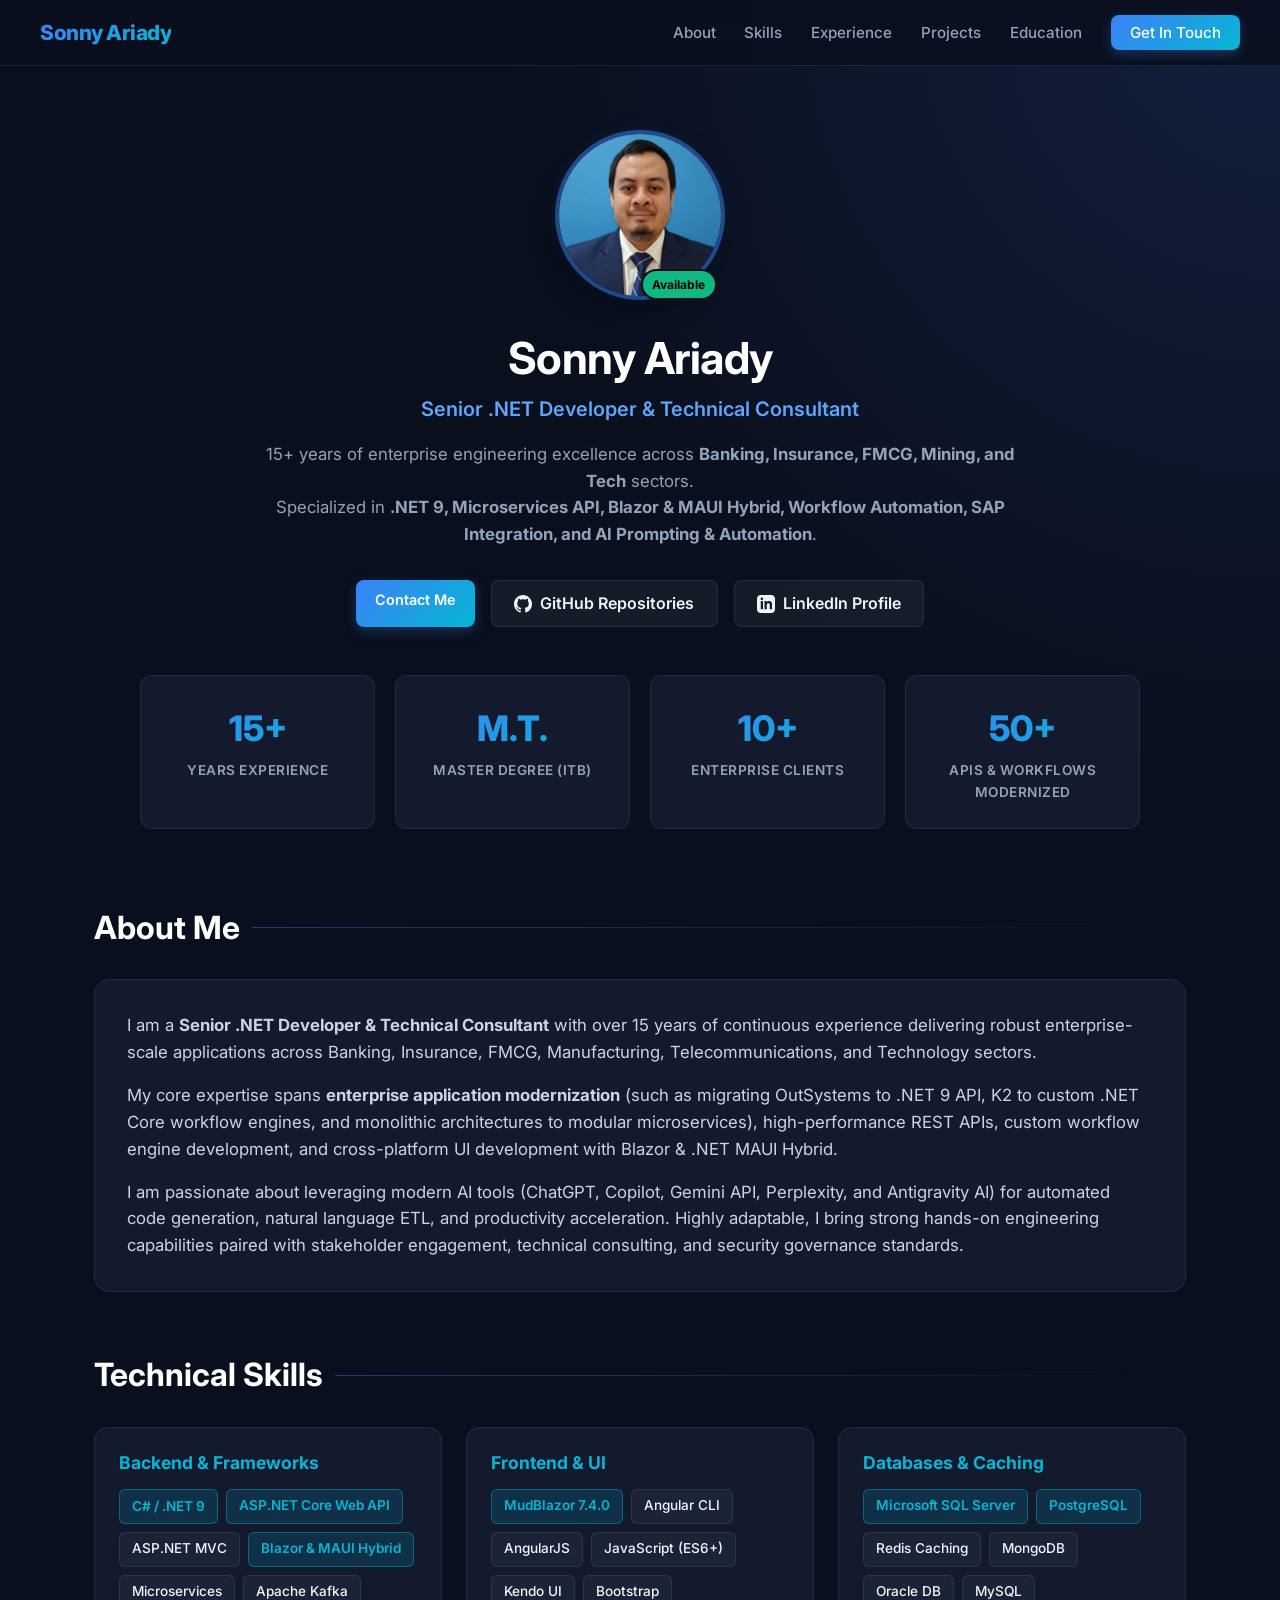
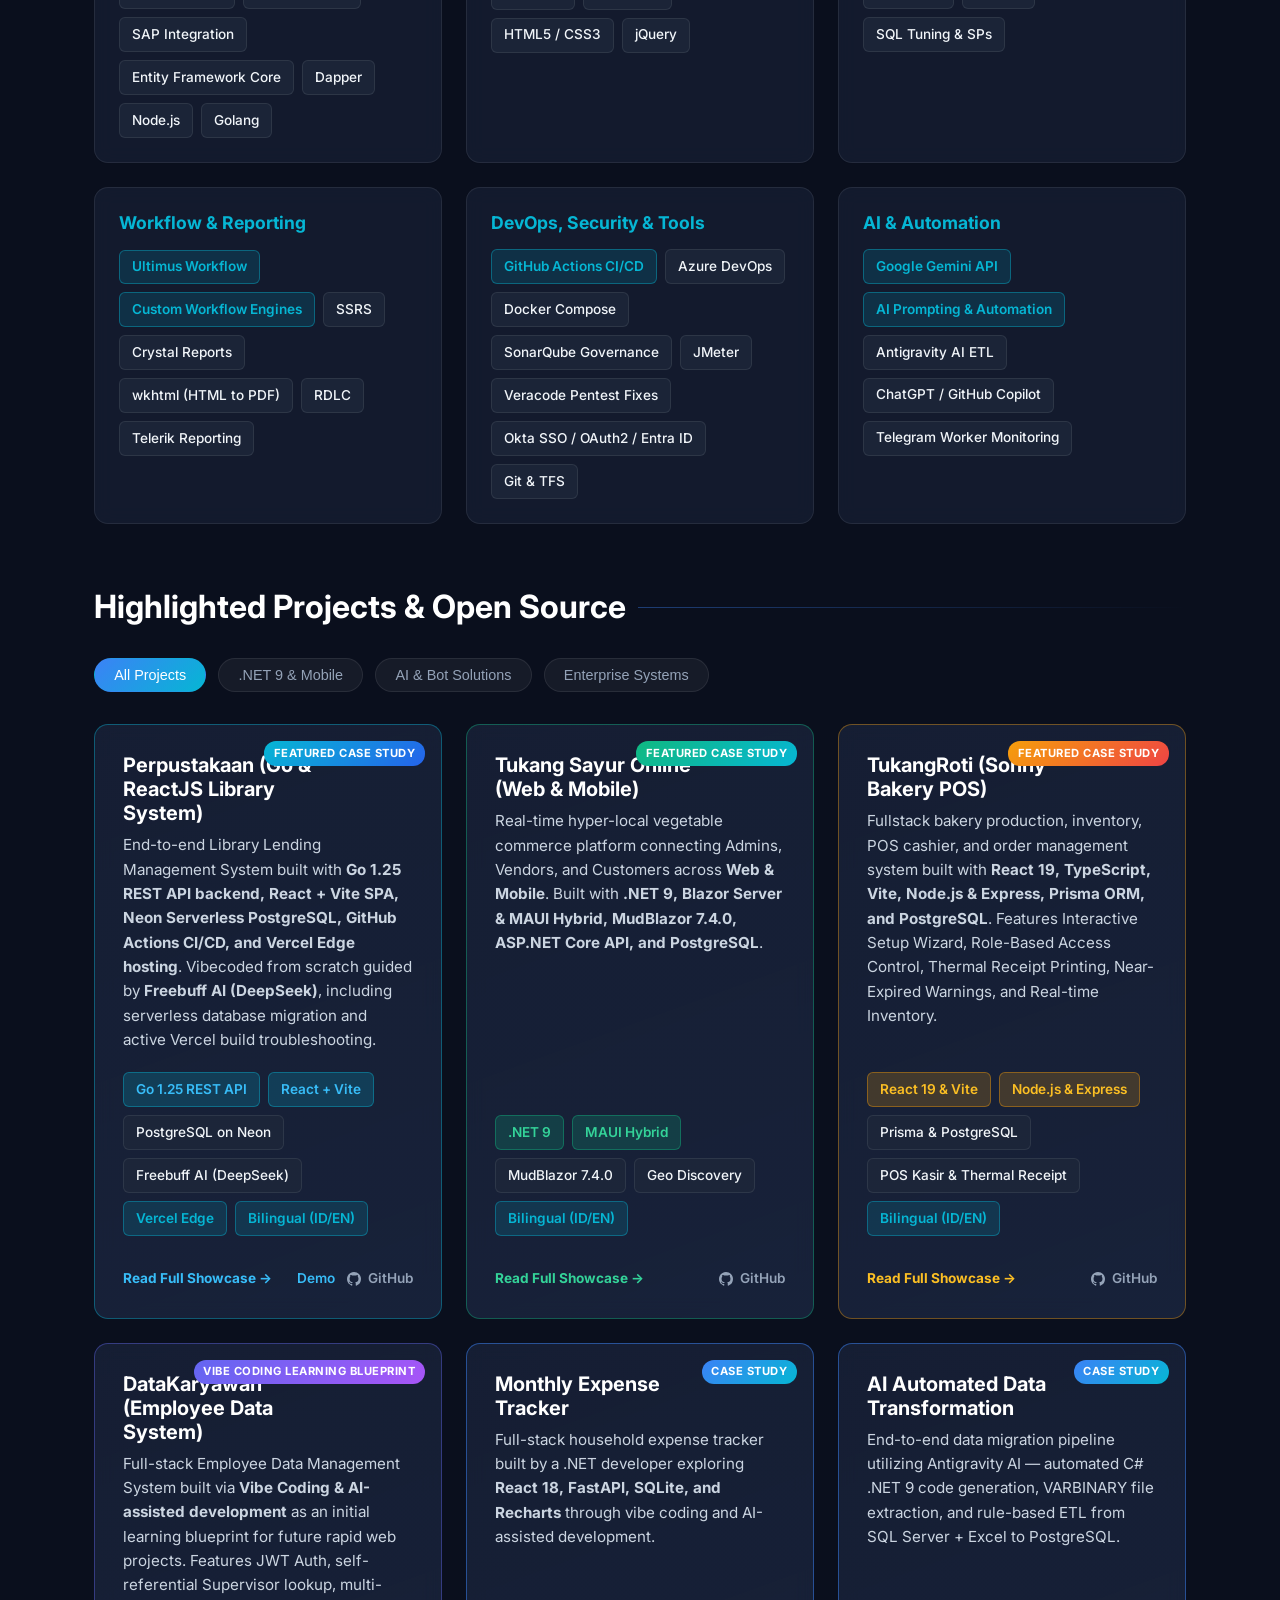
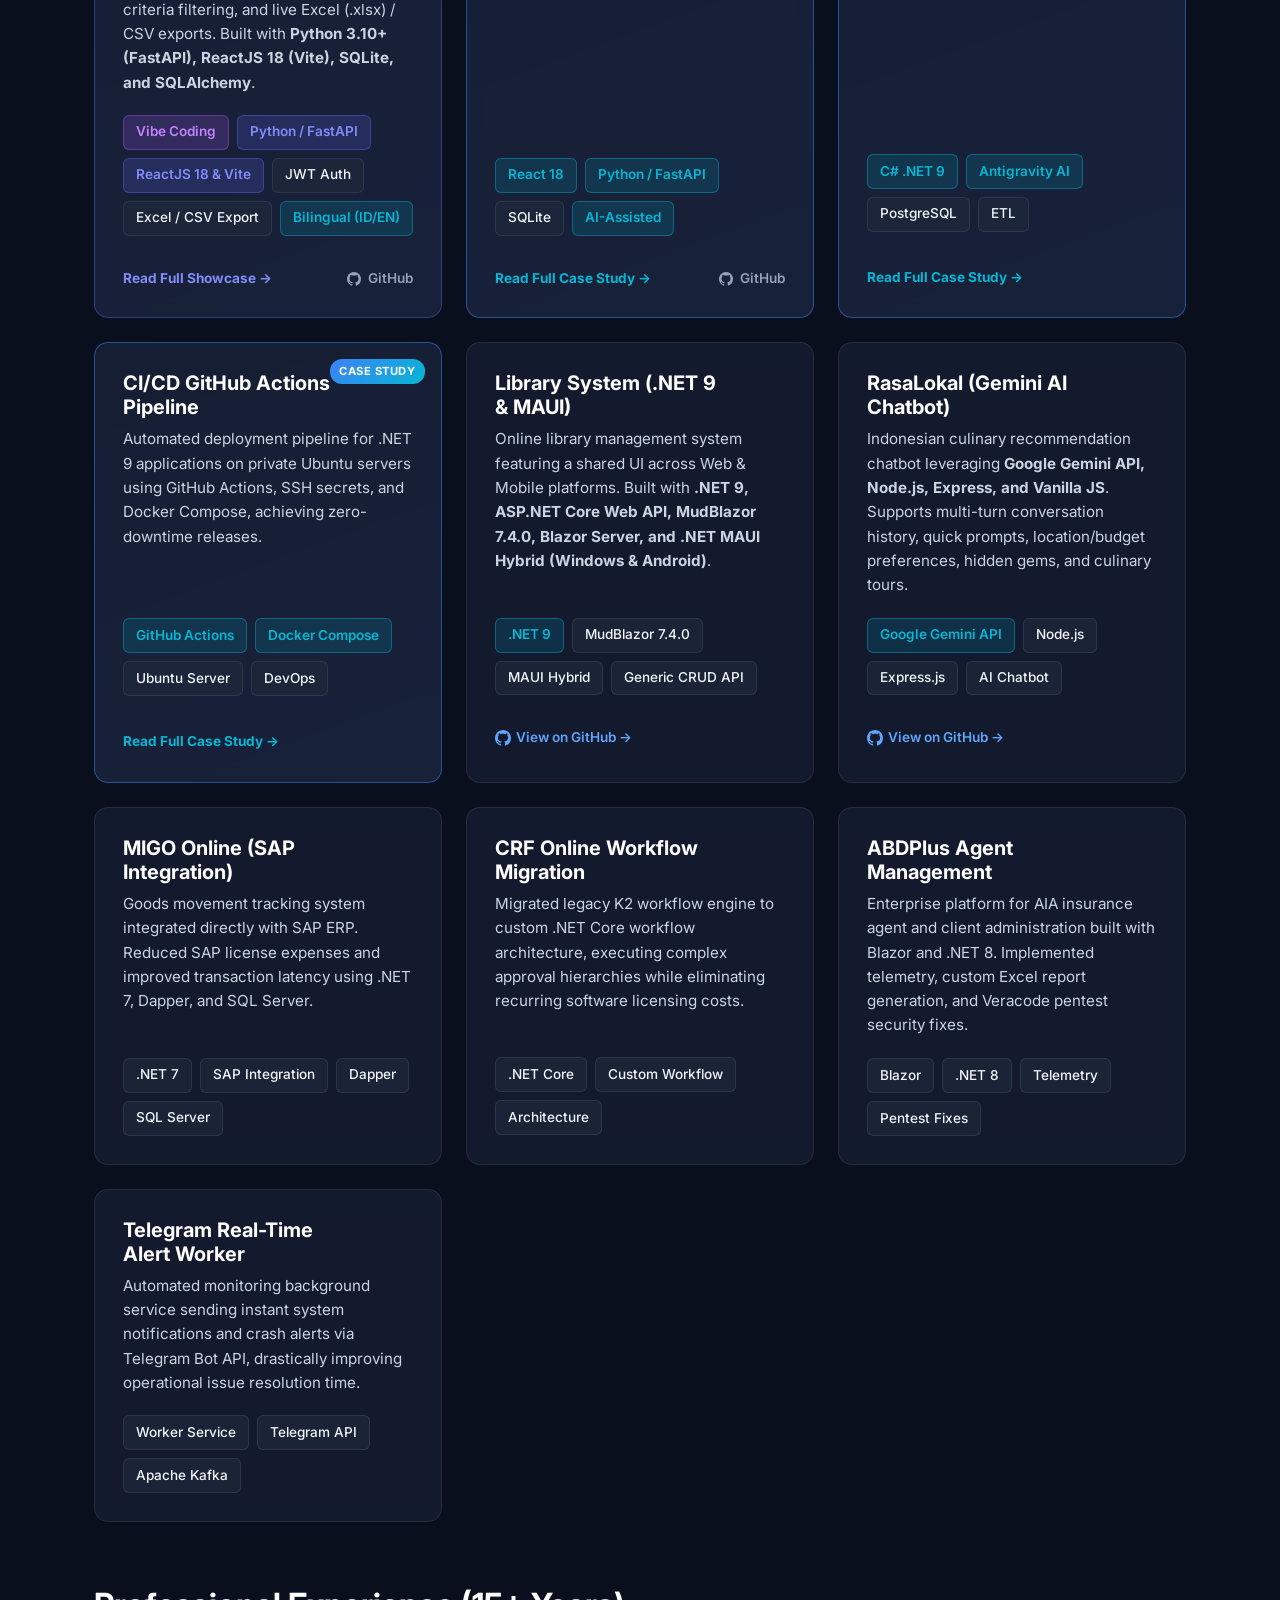
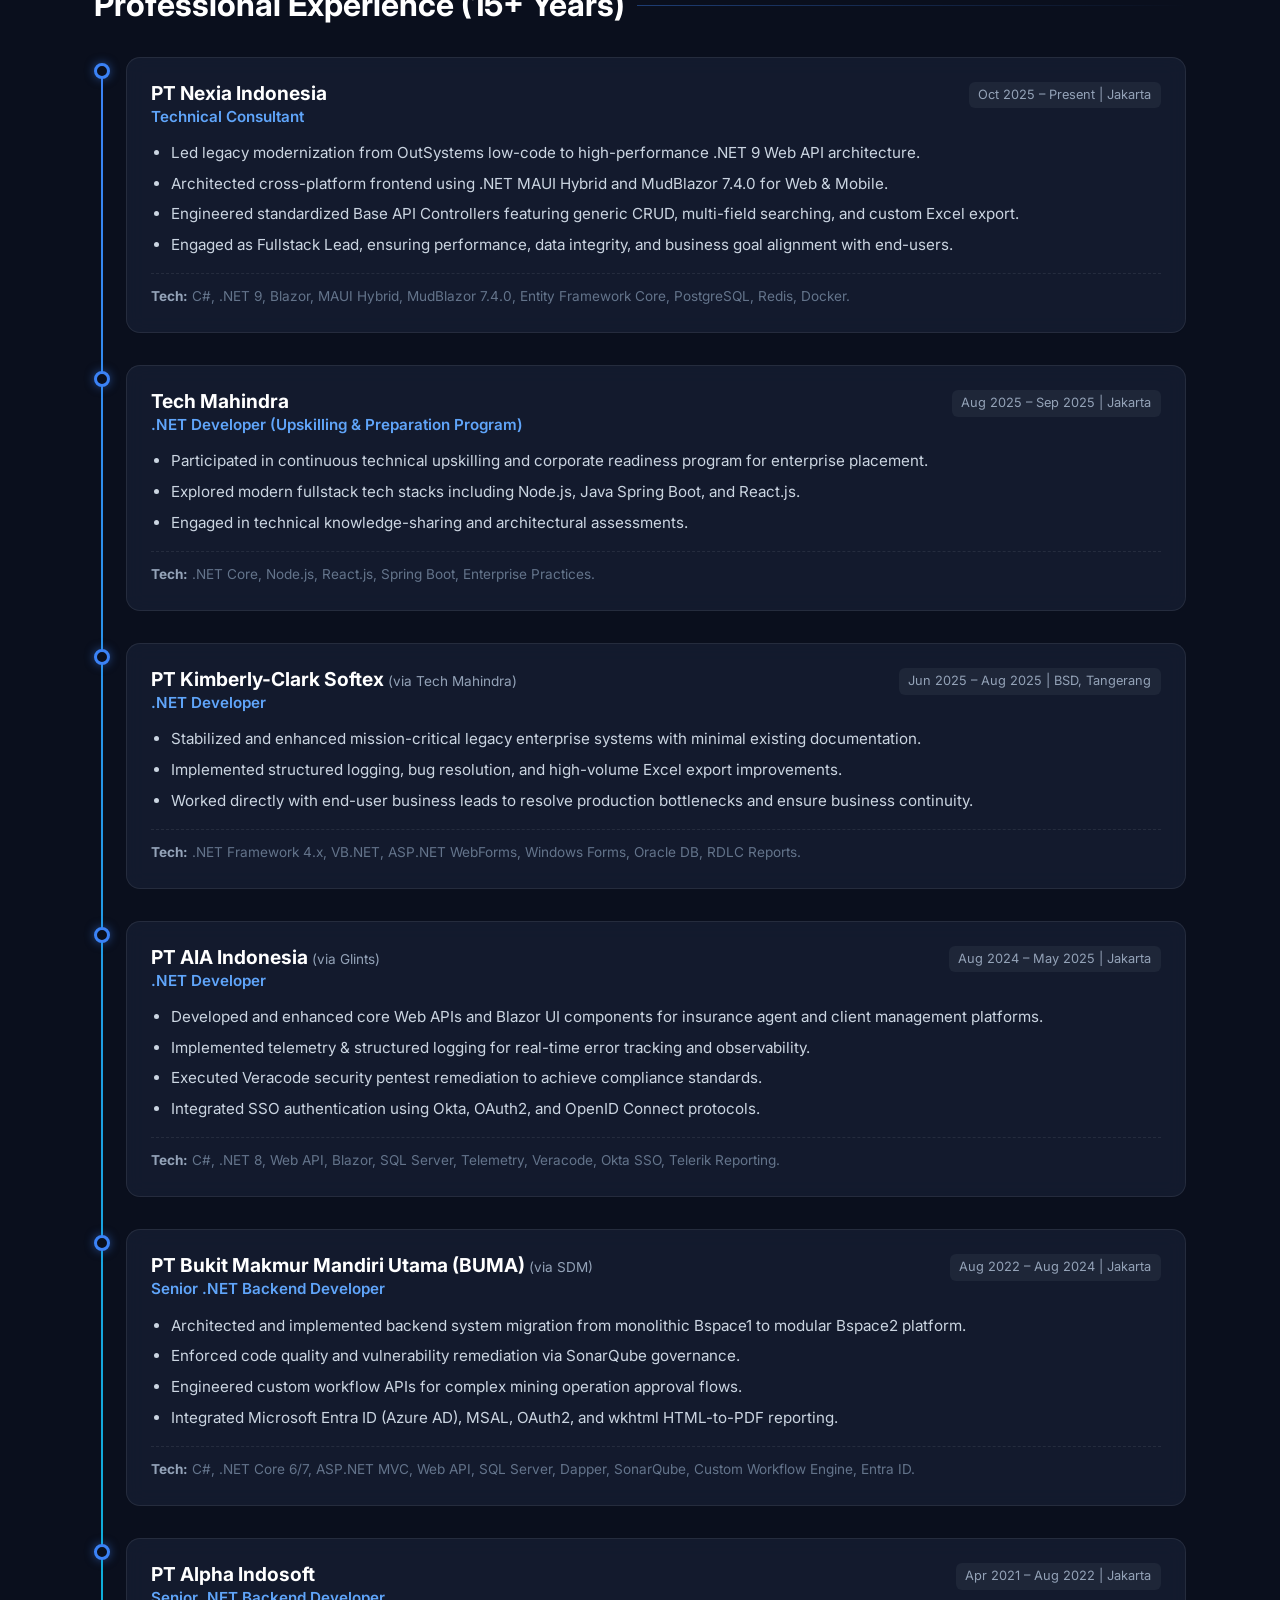
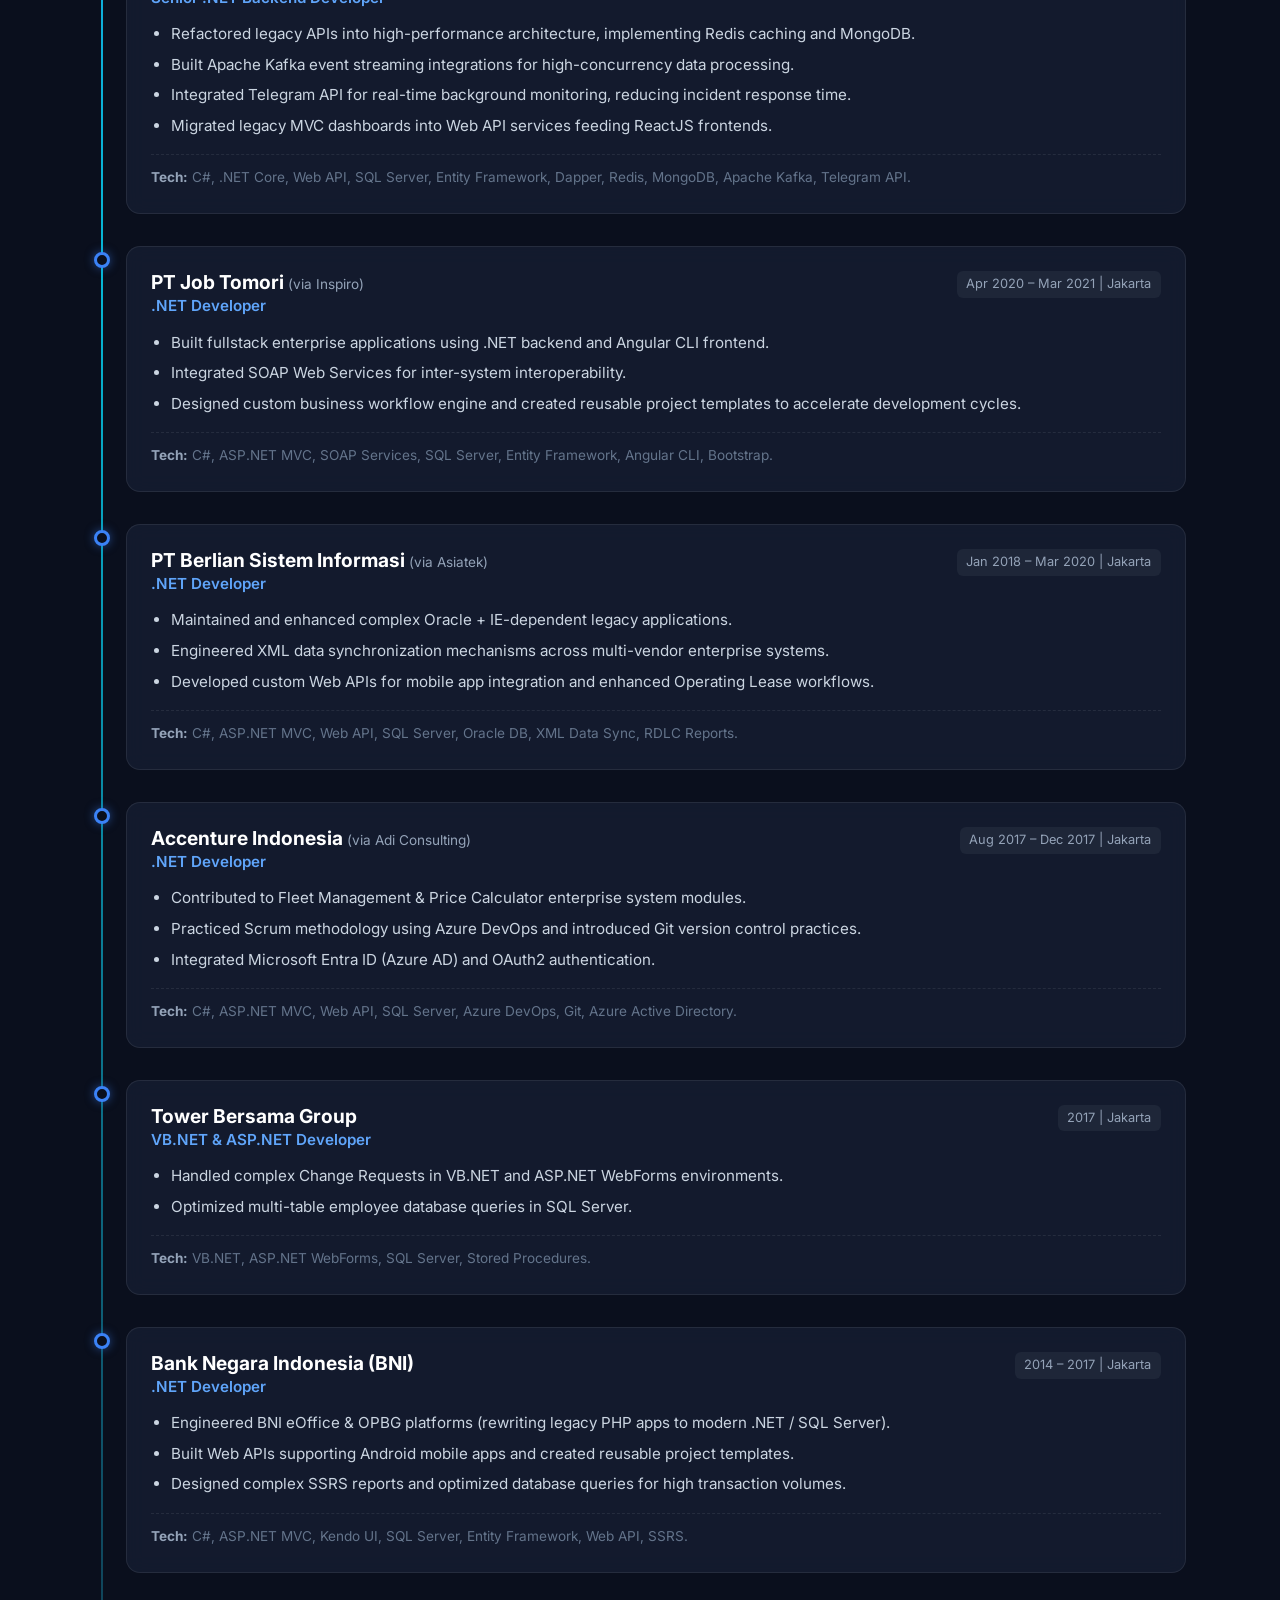
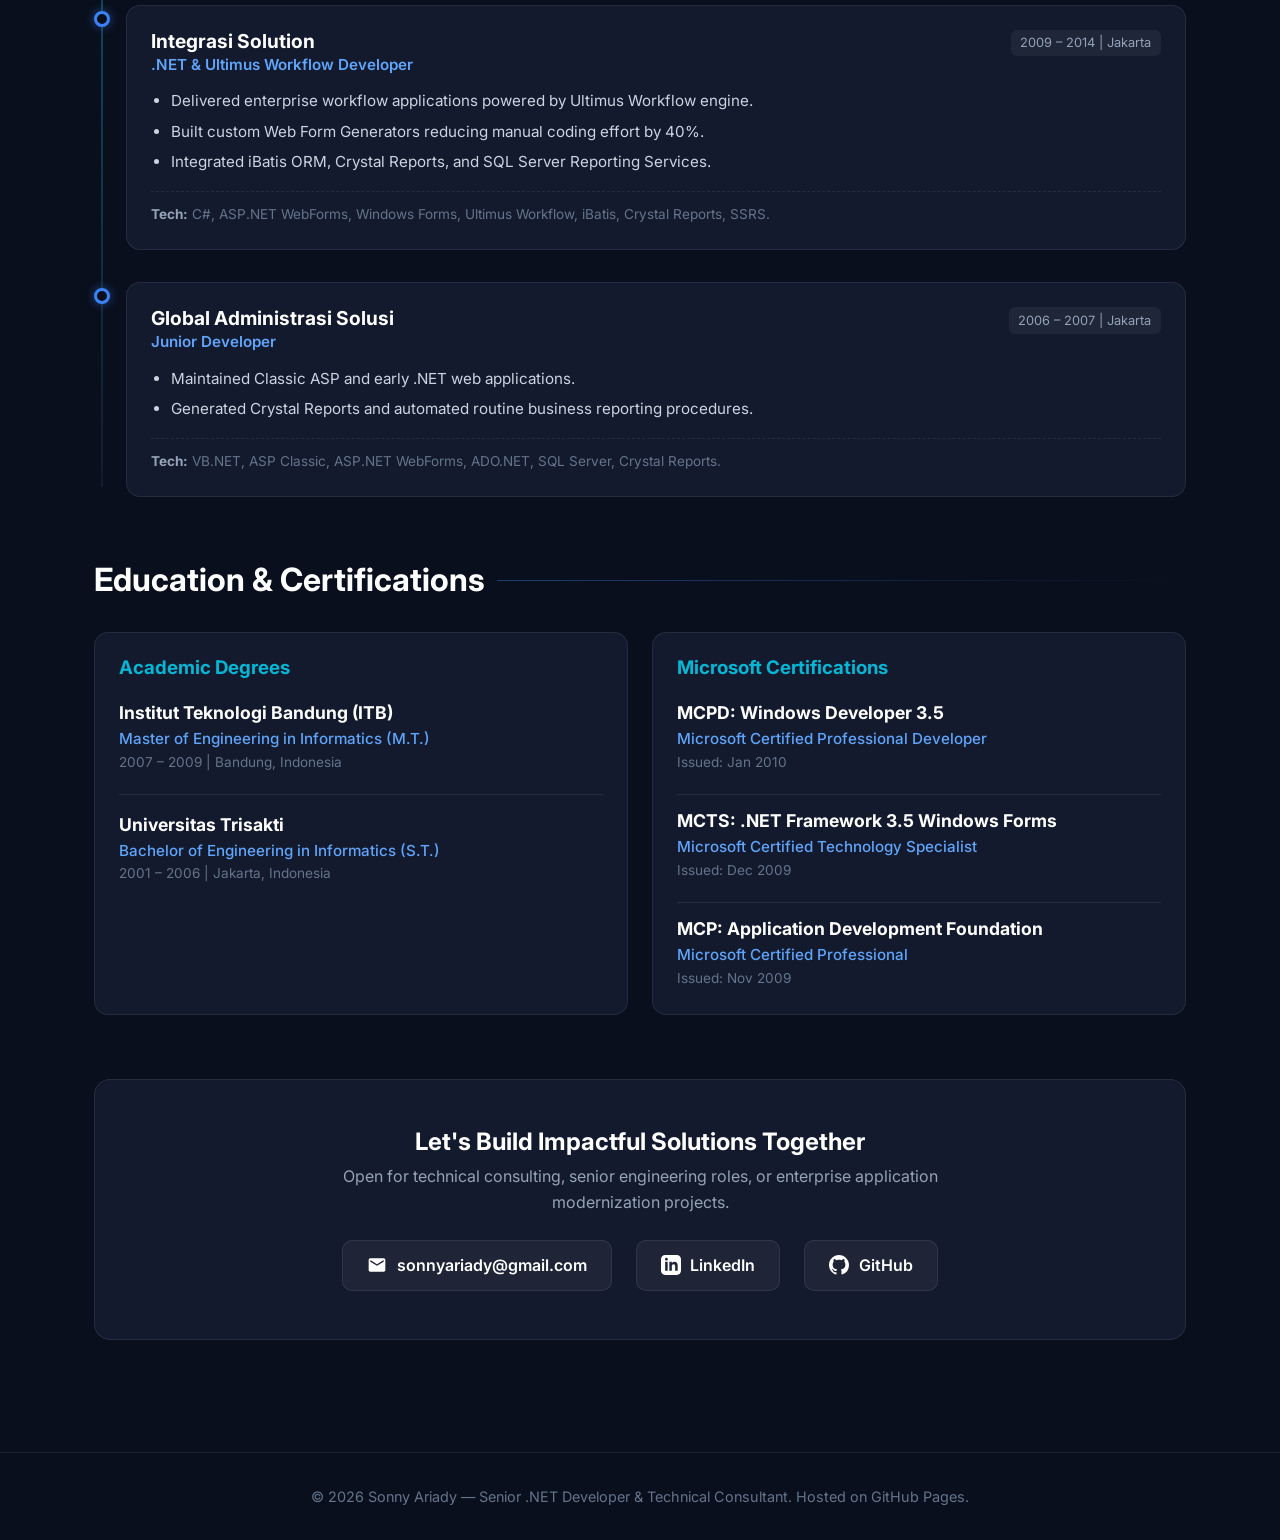
<file: index.html>
<!DOCTYPE html>
<html lang="en">
<head>
  <meta charset="UTF-8">
  <meta name="viewport" content="width=device-width, initial-scale=1.0">
  <title>Sonny Ariady | Senior .NET Developer & Technical Consultant</title>
  <meta name="description" content="Senior .NET Developer & Technical Consultant with 15+ years of experience delivering enterprise applications across Banking, Insurance, FMCG, Mining, and Tech sectors.">
  <link rel="preconnect" href="https://fonts.googleapis.com">
  <link rel="preconnect" href="https://fonts.gstatic.com" crossorigin>
  <link href="https://fonts.googleapis.com/css2?family=Inter:wght@400;500;600;700;800&display=swap" rel="stylesheet">
  <link rel="stylesheet" href="style.css">
</head>
<body>

  <!-- Navigation Bar -->
  <nav class="navbar">
    <div class="nav-container">
      <a href="#" class="nav-logo">Sonny Ariady</a>
      <ul class="nav-links">
        <li><a href="#about">About</a></li>
        <li><a href="#skills">Skills</a></li>
        <li><a href="#experience">Experience</a></li>
        <li><a href="#projects">Projects</a></li>
        <li><a href="#education">Education</a></li>
        <li><a href="#contact" class="btn-cta">Get In Touch</a></li>
      </ul>
    </div>
  </nav>

  <!-- Hero Section -->
  <header class="hero" id="hero">
    <div class="hero-profile-container">
      <img src="./pasfoto.jpeg" alt="Sonny Ariady" class="profile-pic">
      <span class="badge-status">Available</span>
    </div>
    <h1>Sonny Ariady</h1>
    <div class="hero-role">Senior .NET Developer & Technical Consultant</div>
    <p class="hero-tagline">
      15+ years of enterprise engineering excellence across <strong>Banking, Insurance, FMCG, Mining, and Tech</strong> sectors.<br>
      Specialized in <strong>.NET 9, Microservices API, Blazor & MAUI Hybrid, Workflow Automation, SAP Integration, and AI Prompting & Automation</strong>.
    </p>

    <div class="hero-actions">
      <a href="#contact" class="btn-cta">Contact Me</a>
      <a href="https://github.com/sonnyariady" target="_blank" rel="noopener" class="btn-secondary">
        <svg width="18" height="18" fill="currentColor" viewBox="0 0 24 24"><path d="M12 0C5.37 0 0 5.37 0 12c0 5.31 3.435 9.795 8.205 11.385.6.105.825-.255.825-.57 0-.285-.015-1.23-.015-2.235-3.015.555-3.795-.735-4.035-1.41-.135-.345-.72-1.41-1.23-1.695-.42-.225-1.02-.78-.015-.795.945-.015 1.62.87 1.845 1.23 1.08 1.815 2.805 1.305 3.495.99.105-.78.42-1.305.765-1.605-2.67-.3-5.46-1.335-5.46-5.925 0-1.305.465-2.385 1.23-3.225-.12-.3-.54-1.53.12-3.18 0 0 1.005-.315 3.3 1.23.96-.27 1.98-.405 3-.405s2.04.135 3 .405c2.295-1.56 3.3-1.23 3.3-1.23.66 1.65.24 2.88.12 3.18.765.84 1.23 1.905 1.23 3.225 0 4.605-2.805 5.625-5.475 5.925.435.375.81 1.095.81 2.22 0 1.605-.015 2.895-.015 3.3 0 .315.225.69.825.57A12.02 12.02 0 0024 12c0-6.63-5.37-12-12-12z"/></svg>
        GitHub Repositories
      </a>
      <a href="https://linkedin.com/in/sonnyariady" target="_blank" rel="noopener" class="btn-secondary">
        <svg width="18" height="18" fill="currentColor" viewBox="0 0 24 24"><path d="M19 0h-14c-2.761 0-5 2.239-5 5v14c0 2.761 2.239 5 5 5h14c2.762 0 5-2.239 5-5v-14c0-2.761-2.238-5-5-5zm-11 19h-3v-11h3v11zm-1.5-12.268c-.966 0-1.75-.79-1.75-1.764s.784-1.764 1.75-1.764 1.75.79 1.75 1.764-.783 1.764-1.75 1.764zm13.5 12.268h-3v-5.604c0-3.368-4-3.113-4 0v5.604h-3v-11h3v1.765c1.396-2.586 7-2.777 7 2.476v6.759z"/></svg>
        LinkedIn Profile
      </a>
    </div>

    <!-- Key Performance Metrics -->
    <div class="kpi-grid">
      <div class="kpi-card">
        <div class="kpi-number">15+</div>
        <div class="kpi-label">Years Experience</div>
      </div>
      <div class="kpi-card">
        <div class="kpi-number">M.T.</div>
        <div class="kpi-label">Master Degree (ITB)</div>
      </div>
      <div class="kpi-card">
        <div class="kpi-number">10+</div>
        <div class="kpi-label">Enterprise Clients</div>
      </div>
      <div class="kpi-card">
        <div class="kpi-number">50+</div>
        <div class="kpi-label">APIs & Workflows Modernized</div>
      </div>
    </div>
  </header>

  <main class="container">

    <!-- About Me Section -->
    <section id="about" style="margin-bottom: 4rem;">
      <h2 class="section-title">About Me</h2>
      <div class="about-card">
        <p>
          I am a <strong>Senior .NET Developer & Technical Consultant</strong> with over 15 years of continuous experience delivering robust enterprise-scale applications across Banking, Insurance, FMCG, Manufacturing, Telecommunications, and Technology sectors.
        </p>
        <p>
          My core expertise spans <strong>enterprise application modernization</strong> (such as migrating OutSystems to .NET 9 API, K2 to custom .NET Core workflow engines, and monolithic architectures to modular microservices), high-performance REST APIs, custom workflow engine development, and cross-platform UI development with Blazor & .NET MAUI Hybrid.
        </p>
        <p>
          I am passionate about leveraging modern AI tools (ChatGPT, Copilot, Gemini API, Perplexity, and Antigravity AI) for automated code generation, natural language ETL, and productivity acceleration. Highly adaptable, I bring strong hands-on engineering capabilities paired with stakeholder engagement, technical consulting, and security governance standards.
        </p>
      </div>
    </section>

    <!-- Technical Skills Section -->
    <section id="skills" style="margin-bottom: 4rem;">
      <h2 class="section-title">Technical Skills</h2>
      <div class="skills-grid">
        
        <div class="skill-category">
          <h3>Backend & Frameworks</h3>
          <div class="tag-cloud">
            <span class="tag highlight">C# / .NET 9</span>
            <span class="tag highlight">ASP.NET Core Web API</span>
            <span class="tag">ASP.NET MVC</span>
            <span class="tag highlight">Blazor & MAUI Hybrid</span>
            <span class="tag">Microservices</span>
            <span class="tag">Apache Kafka</span>
            <span class="tag">SAP Integration</span>
            <span class="tag">Entity Framework Core</span>
            <span class="tag">Dapper</span>
            <span class="tag">Node.js</span>
            <span class="tag">Golang</span>
          </div>
        </div>

        <div class="skill-category">
          <h3>Frontend & UI</h3>
          <div class="tag-cloud">
            <span class="tag highlight">MudBlazor 7.4.0</span>
            <span class="tag">Angular CLI</span>
            <span class="tag">AngularJS</span>
            <span class="tag">JavaScript (ES6+)</span>
            <span class="tag">Kendo UI</span>
            <span class="tag">Bootstrap</span>
            <span class="tag">HTML5 / CSS3</span>
            <span class="tag">jQuery</span>
          </div>
        </div>

        <div class="skill-category">
          <h3>Databases & Caching</h3>
          <div class="tag-cloud">
            <span class="tag highlight">Microsoft SQL Server</span>
            <span class="tag highlight">PostgreSQL</span>
            <span class="tag">Redis Caching</span>
            <span class="tag">MongoDB</span>
            <span class="tag">Oracle DB</span>
            <span class="tag">MySQL</span>
            <span class="tag">SQL Tuning & SPs</span>
          </div>
        </div>

        <div class="skill-category">
          <h3>Workflow & Reporting</h3>
          <div class="tag-cloud">
            <span class="tag highlight">Ultimus Workflow</span>
            <span class="tag highlight">Custom Workflow Engines</span>
            <span class="tag">SSRS</span>
            <span class="tag">Crystal Reports</span>
            <span class="tag">wkhtml (HTML to PDF)</span>
            <span class="tag">RDLC</span>
            <span class="tag">Telerik Reporting</span>
          </div>
        </div>

        <div class="skill-category">
          <h3>DevOps, Security & Tools</h3>
          <div class="tag-cloud">
            <span class="tag highlight">GitHub Actions CI/CD</span>
            <span class="tag">Azure DevOps</span>
            <span class="tag">Docker Compose</span>
            <span class="tag">SonarQube Governance</span>
            <span class="tag">JMeter</span>
            <span class="tag">Veracode Pentest Fixes</span>
            <span class="tag">Okta SSO / OAuth2 / Entra ID</span>
            <span class="tag">Git & TFS</span>
          </div>
        </div>

        <div class="skill-category">
          <h3>AI & Automation</h3>
          <div class="tag-cloud">
            <span class="tag highlight">Google Gemini API</span>
            <span class="tag highlight">AI Prompting & Automation</span>
            <span class="tag">Antigravity AI ETL</span>
            <span class="tag">ChatGPT / GitHub Copilot</span>
            <span class="tag">Telegram Worker Monitoring</span>
          </div>
        </div>

      </div>
    </section>

    <!-- Highlighted & Featured Projects Section -->
    <section id="projects" style="margin-bottom: 4rem;">
      <h2 class="section-title">Highlighted Projects & Open Source</h2>
      
      <!-- Project Filter Buttons -->
      <div class="project-filters">
        <button class="filter-btn active" onclick="filterProjects('all')">All Projects</button>
        <button class="filter-btn" onclick="filterProjects('net')">.NET 9 & Mobile</button>
        <button class="filter-btn" onclick="filterProjects('ai')">AI & Bot Solutions</button>
        <button class="filter-btn" onclick="filterProjects('enterprise')">Enterprise Systems</button>
      </div>

      <div class="projects-grid">

        <!-- Project: Perpustakaan Go & ReactJS (AI Vibecoding Case Study) -->
        <div class="project-card featured" data-category="ai" style="border-color: rgba(6, 182, 212, 0.4);">
          <span class="badge-featured" style="background: linear-gradient(135deg, #06b6d4 0%, #2563eb 100%);">Featured Case Study</span>
          <h3>Perpustakaan (Go &amp; ReactJS Library System)</h3>
          <p class="project-desc">
            End-to-end Library Lending Management System built with <strong>Go 1.25 REST API backend, React + Vite SPA, Neon Serverless PostgreSQL, GitHub Actions CI/CD, and Vercel Edge hosting</strong>. Vibecoded from scratch guided by <strong>Freebuff AI (DeepSeek)</strong>, including serverless database migration and active Vercel build troubleshooting.
          </p>
          <div class="tag-cloud" style="margin-bottom: 1rem;">
            <span class="tag highlight" style="background: rgba(6, 182, 212, 0.2); color: #38bdf8; border-color: rgba(6, 182, 212, 0.4);">Go 1.25 REST API</span>
            <span class="tag highlight" style="background: rgba(6, 182, 212, 0.2); color: #38bdf8; border-color: rgba(6, 182, 212, 0.4);">React + Vite</span>
            <span class="tag">PostgreSQL on Neon</span>
            <span class="tag">Freebuff AI (DeepSeek)</span>
            <span class="tag highlight">Vercel Edge</span>
            <span class="tag highlight">Bilingual (ID/EN)</span>
          </div>
          <div class="project-footer" style="display: flex; justify-content: space-between; align-items: center; gap: 8px;">
            <a href="perpustakaan-go-react.html" class="project-link" style="color: #38bdf8; font-weight: 700;">
              Read Full Showcase &rarr;
            </a>
            <div style="display: flex; gap: 12px; align-items: center;">
              <a href="https://perpustakaan-go-react-js.vercel.app" target="_blank" rel="noopener" class="project-link" style="font-size: 0.85rem; color: #38bdf8; font-weight: 600;">
                Demo
              </a>
              <a href="https://github.com/sonnyariady/perpustakaan-goReactJs" target="_blank" rel="noopener" class="project-link" style="font-size: 0.85rem; color: var(--text-muted);">
                <svg width="14" height="14" fill="currentColor" viewBox="0 0 24 24" style="vertical-align: middle; margin-right: 2px;"><path d="M12 0C5.37 0 0 5.37 0 12c0 5.31 3.435 9.795 8.205 11.385.6.105.825-.255.825-.57 0-.285-.015-1.23-.015-2.235-3.015.555-3.795-.735-4.035-1.41-.135-.345-.72-1.41-1.23-1.695-.42-.225-1.02-.78-.015-.795.945-.015 1.62.87 1.845 1.23 1.08 1.815 2.805 1.305 3.495.99.105-.78.42-1.305.765-1.605-2.67-.3-5.46-1.335-5.46-5.925 0-1.305.465-2.385 1.23-3.225-.12-.3-.54-1.53.12-3.18 0 0 1.005-.315 3.3 1.23.96-.27 1.98-.405 3-.405s2.04.135 3 .405c2.295-1.56 3.3-1.23 3.3-1.23.66 1.65.24 2.88.12 3.18.765.84 1.23 1.905 1.23 3.225 0 4.605-2.805 5.625-5.475 5.925.435.375.81 1.095.81 2.22 0 1.605-.015 2.895-.015 3.3 0 .315.225.69.825.57A12.02 12.02 0 0024 12c0-6.63-5.37-12-12-12z"/></svg>
                GitHub
              </a>
            </div>
          </div>
        </div>

        <!-- Project 0: Tukang Sayur Online (.NET 9 MAUI Blazor Hybrid) Case Study -->
        <div class="project-card featured" data-category="net" style="border-color: rgba(16, 185, 129, 0.4);">
          <span class="badge-featured" style="background: linear-gradient(135deg, #10b981 0%, #06b6d4 100%);">Featured Case Study</span>
          <h3>Tukang Sayur Online (Web &amp; Mobile)</h3>
          <p class="project-desc">
            Real-time hyper-local vegetable commerce platform connecting Admins, Vendors, and Customers across <strong>Web &amp; Mobile</strong>. Built with <strong>.NET 9, Blazor Server &amp; MAUI Hybrid, MudBlazor 7.4.0, ASP.NET Core API, and PostgreSQL</strong>.
          </p>
          <div class="tag-cloud" style="margin-bottom: 1rem;">
            <span class="tag highlight" style="background: rgba(16, 185, 129, 0.2); color: #34d399; border-color: rgba(16, 185, 129, 0.4);">.NET 9</span>
            <span class="tag highlight" style="background: rgba(16, 185, 129, 0.2); color: #34d399; border-color: rgba(16, 185, 129, 0.4);">MAUI Hybrid</span>
            <span class="tag">MudBlazor 7.4.0</span>
            <span class="tag">Geo Discovery</span>
            <span class="tag highlight">Bilingual (ID/EN)</span>
          </div>
          <div class="project-footer" style="display: flex; justify-content: space-between; align-items: center; gap: 8px;">
            <a href="tukang-sayur-online.html" class="project-link" style="color: #34d399; font-weight: 700;">
              Read Full Showcase &rarr;
            </a>
            <a href="https://github.com/sonnyariady/TukangSayurOnline" target="_blank" rel="noopener" class="project-link" style="font-size: 0.85rem; color: var(--text-muted);">
              <svg width="14" height="14" fill="currentColor" viewBox="0 0 24 24" style="vertical-align: middle; margin-right: 2px;"><path d="M12 0C5.37 0 0 5.37 0 12c0 5.31 3.435 9.795 8.205 11.385.6.105.825-.255.825-.57 0-.285-.015-1.23-.015-2.235-3.015.555-3.795-.735-4.035-1.41-.135-.345-.72-1.41-1.23-1.695-.42-.225-1.02-.78-.015-.795.945-.015 1.62.87 1.845 1.23 1.08 1.815 2.805 1.305 3.495.99.105-.78.42-1.305.765-1.605-2.67-.3-5.46-1.335-5.46-5.925 0-1.305.465-2.385 1.23-3.225-.12-.3-.54-1.53.12-3.18 0 0 1.005-.315 3.3 1.23.96-.27 1.98-.405 3-.405s2.04.135 3 .405c2.295-1.56 3.3-1.23 3.3-1.23.66 1.65.24 2.88.12 3.18.765.84 1.23 1.905 1.23 3.225 0 4.605-2.805 5.625-5.475 5.925.435.375.81 1.095.81 2.22 0 1.605-.015 2.895-.015 3.3 0 .315.225.69.825.57A12.02 12.02 0 0024 12c0-6.63-5.37-12-12-12z"/></svg>
              GitHub
            </a>
          </div>
        </div>

        <!-- Project: TukangRoti (Sonny Bakery POS & Management System) Case Study -->
        <div class="project-card featured" data-category="ai" style="border-color: rgba(245, 158, 11, 0.4);">
          <span class="badge-featured" style="background: linear-gradient(135deg, #f59e0b 0%, #ef4444 100%);">Featured Case Study</span>
          <h3>TukangRoti (Sonny Bakery POS)</h3>
          <p class="project-desc">
            Fullstack bakery production, inventory, POS cashier, and order management system built with <strong>React 19, TypeScript, Vite, Node.js &amp; Express, Prisma ORM, and PostgreSQL</strong>. Features Interactive Setup Wizard, Role-Based Access Control, Thermal Receipt Printing, Near-Expired Warnings, and Real-time Inventory.
          </p>
          <div class="tag-cloud" style="margin-bottom: 1rem;">
            <span class="tag highlight" style="background: rgba(245, 158, 11, 0.2); color: #fbbf24; border-color: rgba(245, 158, 11, 0.4);">React 19 &amp; Vite</span>
            <span class="tag highlight" style="background: rgba(245, 158, 11, 0.2); color: #fbbf24; border-color: rgba(245, 158, 11, 0.4);">Node.js &amp; Express</span>
            <span class="tag">Prisma &amp; PostgreSQL</span>
            <span class="tag">POS Kasir &amp; Thermal Receipt</span>
            <span class="tag highlight">Bilingual (ID/EN)</span>
          </div>
          <div class="project-footer" style="display: flex; justify-content: space-between; align-items: center; gap: 8px;">
            <a href="tukang-roti.html" class="project-link" style="color: #fbbf24; font-weight: 700;">
              Read Full Showcase &rarr;
            </a>
            <a href="https://github.com/sonnyariady/TukangRoti" target="_blank" rel="noopener" class="project-link" style="font-size: 0.85rem; color: var(--text-muted);">
              <svg width="14" height="14" fill="currentColor" viewBox="0 0 24 24" style="vertical-align: middle; margin-right: 2px;"><path d="M12 0C5.37 0 0 5.37 0 12c0 5.31 3.435 9.795 8.205 11.385.6.105.825-.255.825-.57 0-.285-.015-1.23-.015-2.235-3.015.555-3.795-.735-4.035-1.41-.135-.345-.72-1.41-1.23-1.695-.42-.225-1.02-.78-.015-.795.945-.015 1.62.87 1.845 1.23 1.08 1.815 2.805 1.305 3.495.99.105-.78.42-1.305.765-1.605-2.67-.3-5.46-1.335-5.46-5.925 0-1.305.465-2.385 1.23-3.225-.12-.3-.54-1.53.12-3.18 0 0 1.005-.315 3.3 1.23.96-.27 1.98-.405 3-.405s2.04.135 3 .405c2.295-1.56 3.3-1.23 3.3-1.23.66 1.65.24 2.88.12 3.18.765.84 1.23 1.905 1.23 3.225 0 4.605-2.805 5.625-5.475 5.925.435.375.81 1.095.81 2.22 0 1.605-.015 2.895-.015 3.3 0 .315.225.69.825.57A12.02 12.02 0 0024 12c0-6.63-5.37-12-12-12z"/></svg>
              GitHub
            </a>
          </div>
        </div>

        <!-- Project: DataKaryawan (Sistem Manajemen Data Karyawan) Case Study -->
        <div class="project-card featured" data-category="enterprise" style="border-color: rgba(99, 102, 241, 0.4);">
          <span class="badge-featured" style="background: linear-gradient(135deg, #6366f1 0%, #a855f7 100%);">Vibe Coding Learning Blueprint</span>
          <h3>DataKaryawan (Employee Data System)</h3>
          <p class="project-desc">
            Full-stack Employee Data Management System built via <strong>Vibe Coding &amp; AI-assisted development</strong> as an initial learning blueprint for future rapid web projects. Features JWT Auth, self-referential Supervisor lookup, multi-criteria filtering, and live Excel (.xlsx) / CSV exports. Built with <strong>Python 3.10+ (FastAPI), ReactJS 18 (Vite), SQLite, and SQLAlchemy</strong>.
          </p>
          <div class="tag-cloud" style="margin-bottom: 1rem;">
            <span class="tag highlight" style="background: rgba(168, 85, 247, 0.2); color: #c084fc; border-color: rgba(168, 85, 247, 0.4);">Vibe Coding</span>
            <span class="tag highlight" style="background: rgba(99, 102, 241, 0.2); color: #818cf8; border-color: rgba(99, 102, 241, 0.4);">Python / FastAPI</span>
            <span class="tag highlight" style="background: rgba(99, 102, 241, 0.2); color: #818cf8; border-color: rgba(99, 102, 241, 0.4);">ReactJS 18 &amp; Vite</span>
            <span class="tag">JWT Auth</span>
            <span class="tag">Excel / CSV Export</span>
            <span class="tag highlight">Bilingual (ID/EN)</span>
          </div>
          <div class="project-footer" style="display: flex; justify-content: space-between; align-items: center; gap: 8px;">
            <a href="data-karyawan.html" class="project-link" style="color: #818cf8; font-weight: 700;">
              Read Full Showcase &rarr;
            </a>
            <a href="https://github.com/sonnyariady/fastapi-react-employee-crud" target="_blank" rel="noopener" class="project-link" style="font-size: 0.85rem; color: var(--text-muted);">
              <svg width="14" height="14" fill="currentColor" viewBox="0 0 24 24" style="vertical-align: middle; margin-right: 2px;"><path d="M12 0C5.37 0 0 5.37 0 12c0 5.31 3.435 9.795 8.205 11.385.6.105.825-.255.825-.57 0-.285-.015-1.23-.015-2.235-3.015.555-3.795-.735-4.035-1.41-.135-.345-.72-1.41-1.23-1.695-.42-.225-1.02-.78-.015-.795.945-.015 1.62.87 1.845 1.23 1.08 1.815 2.805 1.305 3.495.99.105-.78.42-1.305.765-1.605-2.67-.3-5.46-1.335-5.46-5.925 0-1.305.465-2.385 1.23-3.225-.12-.3-.54-1.53.12-3.18 0 0 1.005-.315 3.3 1.23.96-.27 1.98-.405 3-.405s2.04.135 3 .405c2.295-1.56 3.3-1.23 3.3-1.23.66 1.65.24 2.88.12 3.18.765.84 1.23 1.905 1.23 3.225 0 4.605-2.805 5.625-5.475 5.925.435.375.81 1.095.81 2.22 0 1.605-.015 2.895-.015 3.3 0 .315.225.69.825.57A12.02 12.02 0 0024 12c0-6.63-5.37-12-12-12z"/></svg>
              GitHub
            </a>
          </div>
        </div>

        <!-- Project 1: Monthly Expense Tracker Case Study -->
        <div class="project-card featured" data-category="ai">
          <span class="badge-featured">Case Study</span>
          <h3>Monthly Expense Tracker</h3>
          <p class="project-desc">
            Full-stack household expense tracker built by a .NET developer exploring <strong>React 18, FastAPI, SQLite, and Recharts</strong> through vibe coding and AI-assisted development.
          </p>
          <div class="tag-cloud" style="margin-bottom: 1rem;">
            <span class="tag highlight">React 18</span>
            <span class="tag highlight">Python / FastAPI</span>
            <span class="tag">SQLite</span>
            <span class="tag highlight">AI-Assisted</span>
          </div>
          <div class="project-footer" style="display: flex; justify-content: space-between; align-items: center; gap: 8px;">
            <a href="expense-tracker-case-study.html" class="project-link" style="color: var(--accent-cyan); font-weight: 700;">
              Read Full Case Study &rarr;
            </a>
            <a href="https://github.com/sonnyariady/vibe-expense-tracker" target="_blank" rel="noopener" class="project-link" style="font-size: 0.85rem; color: var(--text-muted);">
              <svg width="14" height="14" fill="currentColor" viewBox="0 0 24 24" style="vertical-align: middle; margin-right: 2px;"><path d="M12 0C5.37 0 0 5.37 0 12c0 5.31 3.435 9.795 8.205 11.385.6.105.825-.255.825-.57 0-.285-.015-1.23-.015-2.235-3.015.555-3.795-.735-4.035-1.41-.135-.345-.72-1.41-1.23-1.695-.42-.225-1.02-.78-.015-.795.945-.015 1.62.87 1.845 1.23 1.08 1.815 2.805 1.305 3.495.99.105-.78.42-1.305.765-1.605-2.67-.3-5.46-1.335-5.46-5.925 0-1.305.465-2.385 1.23-3.225-.12-.3-.54-1.53.12-3.18 0 0 1.005-.315 3.3 1.23.96-.27 1.98-.405 3-.405s2.04.135 3 .405c2.295-1.56 3.3-1.23 3.3-1.23.66 1.65.24 2.88.12 3.18.765.84 1.23 1.905 1.23 3.225 0 4.605-2.805 5.625-5.475 5.925.435.375.81 1.095.81 2.22 0 1.605-.015 2.895-.015 3.3 0 .315.225.69.825.57A12.02 12.02 0 0024 12c0-6.63-5.37-12-12-12z"/></svg>
              GitHub
            </a>
          </div>
        </div>

        <!-- Project 2: AI Automated Data Transformation Case Study -->
        <div class="project-card featured" data-category="ai">
          <span class="badge-featured">Case Study</span>
          <h3>AI Automated Data Transformation</h3>
          <p class="project-desc">
            End-to-end data migration pipeline utilizing Antigravity AI &mdash; automated C# .NET 9 code generation, VARBINARY file extraction, and rule-based ETL from SQL Server + Excel to PostgreSQL.
          </p>
          <div class="tag-cloud" style="margin-bottom: 1rem;">
            <span class="tag highlight">C# .NET 9</span>
            <span class="tag highlight">Antigravity AI</span>
            <span class="tag">PostgreSQL</span>
            <span class="tag">ETL</span>
          </div>
          <div class="project-footer">
            <a href="ai-data-transformation.html" class="project-link" style="color: var(--accent-cyan); font-weight: 700;">
              Read Full Case Study &rarr;
            </a>
          </div>
        </div>

        <!-- Project 3: GitHub Actions CI/CD Case Study -->
        <div class="project-card featured" data-category="enterprise">
          <span class="badge-featured">Case Study</span>
          <h3>CI/CD GitHub Actions Pipeline</h3>
          <p class="project-desc">
            Automated deployment pipeline for .NET 9 applications on private Ubuntu servers using GitHub Actions, SSH secrets, and Docker Compose, achieving zero-downtime releases.
          </p>
          <div class="tag-cloud" style="margin-bottom: 1rem;">
            <span class="tag highlight">GitHub Actions</span>
            <span class="tag highlight">Docker Compose</span>
            <span class="tag">Ubuntu Server</span>
            <span class="tag">DevOps</span>
          </div>
          <div class="project-footer">
            <a href="github-actions-cicd.html" class="project-link" style="color: var(--accent-cyan); font-weight: 700;">
              Read Full Case Study &rarr;
            </a>
          </div>
        </div>

        <!-- Project 4: Library System .NET 9 MAUI Hybrid -->
        <div class="project-card" data-category="net">
          <h3>Library System (.NET 9 &amp; MAUI)</h3>
          <p class="project-desc">
            Online library management system featuring a shared UI across Web &amp; Mobile platforms. Built with <strong>.NET 9, ASP.NET Core Web API, MudBlazor 7.4.0, Blazor Server, and .NET MAUI Hybrid (Windows &amp; Android)</strong>.
          </p>
          <div class="tag-cloud" style="margin-bottom: 1rem;">
            <span class="tag highlight">.NET 9</span>
            <span class="tag">MudBlazor 7.4.0</span>
            <span class="tag">MAUI Hybrid</span>
            <span class="tag">Generic CRUD API</span>
          </div>
          <div class="project-footer">
            <a href="https://github.com/sonnyariady/LibrarySystem_NetCoreMauiHibryd" target="_blank" rel="noopener" class="project-link">
              <svg width="16" height="16" fill="currentColor" viewBox="0 0 24 24"><path d="M12 0C5.37 0 0 5.37 0 12c0 5.31 3.435 9.795 8.205 11.385.6.105.825-.255.825-.57 0-.285-.015-1.23-.015-2.235-3.015.555-3.795-.735-4.035-1.41-.135-.345-.72-1.41-1.23-1.695-.42-.225-1.02-.78-.015-.795.945-.015 1.62.87 1.845 1.23 1.08 1.815 2.805 1.305 3.495.99.105-.78.42-1.305.765-1.605-2.67-.3-5.46-1.335-5.46-5.925 0-1.305.465-2.385 1.23-3.225-.12-.3-.54-1.53.12-3.18 0 0 1.005-.315 3.3 1.23.96-.27 1.98-.405 3-.405s2.04.135 3 .405c2.295-1.56 3.3-1.23 3.3-1.23.66 1.65.24 2.88.12 3.18.765.84 1.23 1.905 1.23 3.225 0 4.605-2.805 5.625-5.475 5.925.435.375.81 1.095.81 2.22 0 1.605-.015 2.895-.015 3.3 0 .315.225.69.825.57A12.02 12.02 0 0024 12c0-6.63-5.37-12-12-12z"/></svg>
              View on GitHub &rarr;
            </a>
          </div>
        </div>

        <!-- Project 5: RasaLokal Gemini AI Chatbot -->
        <div class="project-card" data-category="ai">
          <h3>RasaLokal (Gemini AI Chatbot)</h3>
          <p class="project-desc">
            Indonesian culinary recommendation chatbot leveraging <strong>Google Gemini API, Node.js, Express, and Vanilla JS</strong>. Supports multi-turn conversation history, quick prompts, location/budget preferences, hidden gems, and culinary tours.
          </p>
          <div class="tag-cloud" style="margin-bottom: 1rem;">
            <span class="tag highlight">Google Gemini API</span>
            <span class="tag">Node.js</span>
            <span class="tag">Express.js</span>
            <span class="tag">AI Chatbot</span>
          </div>
          <div class="project-footer">
            <a href="https://github.com/sonnyariady/gemini-chatbot-api" target="_blank" rel="noopener" class="project-link">
              <svg width="16" height="16" fill="currentColor" viewBox="0 0 24 24"><path d="M12 0C5.37 0 0 5.37 0 12c0 5.31 3.435 9.795 8.205 11.385.6.105.825-.255.825-.57 0-.285-.015-1.23-.015-2.235-3.015.555-3.795-.735-4.035-1.41-.135-.345-.72-1.41-1.23-1.695-.42-.225-1.02-.78-.015-.795.945-.015 1.62.87 1.845 1.23 1.08 1.815 2.805 1.305 3.495.99.105-.78.42-1.305.765-1.605-2.67-.3-5.46-1.335-5.46-5.925 0-1.305.465-2.385 1.23-3.225-.12-.3-.54-1.53.12-3.18 0 0 1.005-.315 3.3 1.23.96-.27 1.98-.405 3-.405s2.04.135 3 .405c2.295-1.56 3.3-1.23 3.3-1.23.66 1.65.24 2.88.12 3.18.765.84 1.23 1.905 1.23 3.225 0 4.605-2.805 5.625-5.475 5.925.435.375.81 1.095.81 2.22 0 1.605-.015 2.895-.015 3.3 0 .315.225.69.825.57A12.02 12.02 0 0024 12c0-6.63-5.37-12-12-12z"/></svg>
              View on GitHub &rarr;
            </a>
          </div>
        </div>

        <!-- Project 6: MIGO Online -->
        <div class="project-card" data-category="enterprise">
          <h3>MIGO Online (SAP Integration)</h3>
          <p class="project-desc">
            Goods movement tracking system integrated directly with SAP ERP. Reduced SAP license expenses and improved transaction latency using .NET 7, Dapper, and SQL Server.
          </p>
          <div class="tag-cloud">
            <span class="tag">.NET 7</span>
            <span class="tag">SAP Integration</span>
            <span class="tag">Dapper</span>
            <span class="tag">SQL Server</span>
          </div>
        </div>

        <!-- Project 7: CRF Online Workflow -->
        <div class="project-card" data-category="enterprise">
          <h3>CRF Online Workflow Migration</h3>
          <p class="project-desc">
            Migrated legacy K2 workflow engine to custom .NET Core workflow architecture, executing complex approval hierarchies while eliminating recurring software licensing costs.
          </p>
          <div class="tag-cloud">
            <span class="tag">.NET Core</span>
            <span class="tag">Custom Workflow</span>
            <span class="tag">Architecture</span>
          </div>
        </div>

        <!-- Project 8: ABDPlus AIA Agent Platform -->
        <div class="project-card" data-category="enterprise">
          <h3>ABDPlus Agent Management</h3>
          <p class="project-desc">
            Enterprise platform for AIA insurance agent and client administration built with Blazor and .NET 8. Implemented telemetry, custom Excel report generation, and Veracode pentest security fixes.
          </p>
          <div class="tag-cloud">
            <span class="tag">Blazor</span>
            <span class="tag">.NET 8</span>
            <span class="tag">Telemetry</span>
            <span class="tag">Pentest Fixes</span>
          </div>
        </div>

        <!-- Project 9: Telegram Worker Monitoring -->
        <div class="project-card" data-category="ai">
          <h3>Telegram Real-Time Alert Worker</h3>
          <p class="project-desc">
            Automated monitoring background service sending instant system notifications and crash alerts via Telegram Bot API, drastically improving operational issue resolution time.
          </p>
          <div class="tag-cloud">
            <span class="tag">Worker Service</span>
            <span class="tag">Telegram API</span>
            <span class="tag">Apache Kafka</span>
          </div>
        </div>

      </div>
    </section>

    <!-- Complete Professional Experience Timeline -->
    <section id="experience" style="margin-bottom: 4rem;">
      <h2 class="section-title">Professional Experience (15+ Years)</h2>
      <div class="timeline">

        <!-- Experience 1 -->
        <div class="timeline-item">
          <div class="timeline-dot"></div>
          <div class="timeline-content">
            <div class="timeline-header">
              <div>
                <h3 class="company-title">PT Nexia Indonesia</h3>
                <div class="role-badge">Technical Consultant</div>
              </div>
              <span class="timeline-period">Oct 2025 – Present | Jakarta</span>
            </div>
            <div class="timeline-body">
              <ul>
                <li>Led legacy modernization from OutSystems low-code to high-performance .NET 9 Web API architecture.</li>
                <li>Architected cross-platform frontend using .NET MAUI Hybrid and MudBlazor 7.4.0 for Web & Mobile.</li>
                <li>Engineered standardized Base API Controllers featuring generic CRUD, multi-field searching, and custom Excel export.</li>
                <li>Engaged as Fullstack Lead, ensuring performance, data integrity, and business goal alignment with end-users.</li>
              </ul>
              <div class="tech-used">
                <strong>Tech:</strong> C#, .NET 9, Blazor, MAUI Hybrid, MudBlazor 7.4.0, Entity Framework Core, PostgreSQL, Redis, Docker.
              </div>
            </div>
          </div>
        </div>

        <!-- Experience 2 -->
        <div class="timeline-item">
          <div class="timeline-dot"></div>
          <div class="timeline-content">
            <div class="timeline-header">
              <div>
                <h3 class="company-title">Tech Mahindra</h3>
                <div class="role-badge">.NET Developer (Upskilling & Preparation Program)</div>
              </div>
              <span class="timeline-period">Aug 2025 – Sep 2025 | Jakarta</span>
            </div>
            <div class="timeline-body">
              <ul>
                <li>Participated in continuous technical upskilling and corporate readiness program for enterprise placement.</li>
                <li>Explored modern fullstack tech stacks including Node.js, Java Spring Boot, and React.js.</li>
                <li>Engaged in technical knowledge-sharing and architectural assessments.</li>
              </ul>
              <div class="tech-used">
                <strong>Tech:</strong> .NET Core, Node.js, React.js, Spring Boot, Enterprise Practices.
              </div>
            </div>
          </div>
        </div>

        <!-- Experience 3 -->
        <div class="timeline-item">
          <div class="timeline-dot"></div>
          <div class="timeline-content">
            <div class="timeline-header">
              <div>
                <h3 class="company-title">PT Kimberly-Clark Softex <span style="font-size:0.85rem; font-weight:normal; color:#94a3b8;">(via Tech Mahindra)</span></h3>
                <div class="role-badge">.NET Developer</div>
              </div>
              <span class="timeline-period">Jun 2025 – Aug 2025 | BSD, Tangerang</span>
            </div>
            <div class="timeline-body">
              <ul>
                <li>Stabilized and enhanced mission-critical legacy enterprise systems with minimal existing documentation.</li>
                <li>Implemented structured logging, bug resolution, and high-volume Excel export improvements.</li>
                <li>Worked directly with end-user business leads to resolve production bottlenecks and ensure business continuity.</li>
              </ul>
              <div class="tech-used">
                <strong>Tech:</strong> .NET Framework 4.x, VB.NET, ASP.NET WebForms, Windows Forms, Oracle DB, RDLC Reports.
              </div>
            </div>
          </div>
        </div>

        <!-- Experience 4 -->
        <div class="timeline-item">
          <div class="timeline-dot"></div>
          <div class="timeline-content">
            <div class="timeline-header">
              <div>
                <h3 class="company-title">PT AIA Indonesia <span style="font-size:0.85rem; font-weight:normal; color:#94a3b8;">(via Glints)</span></h3>
                <div class="role-badge">.NET Developer</div>
              </div>
              <span class="timeline-period">Aug 2024 – May 2025 | Jakarta</span>
            </div>
            <div class="timeline-body">
              <ul>
                <li>Developed and enhanced core Web APIs and Blazor UI components for insurance agent and client management platforms.</li>
                <li>Implemented telemetry & structured logging for real-time error tracking and observability.</li>
                <li>Executed Veracode security pentest remediation to achieve compliance standards.</li>
                <li>Integrated SSO authentication using Okta, OAuth2, and OpenID Connect protocols.</li>
              </ul>
              <div class="tech-used">
                <strong>Tech:</strong> C#, .NET 8, Web API, Blazor, SQL Server, Telemetry, Veracode, Okta SSO, Telerik Reporting.
              </div>
            </div>
          </div>
        </div>

        <!-- Experience 5 -->
        <div class="timeline-item">
          <div class="timeline-dot"></div>
          <div class="timeline-content">
            <div class="timeline-header">
              <div>
                <h3 class="company-title">PT Bukit Makmur Mandiri Utama (BUMA) <span style="font-size:0.85rem; font-weight:normal; color:#94a3b8;">(via SDM)</span></h3>
                <div class="role-badge">Senior .NET Backend Developer</div>
              </div>
              <span class="timeline-period">Aug 2022 – Aug 2024 | Jakarta</span>
            </div>
            <div class="timeline-body">
              <ul>
                <li>Architected and implemented backend system migration from monolithic Bspace1 to modular Bspace2 platform.</li>
                <li>Enforced code quality and vulnerability remediation via SonarQube governance.</li>
                <li>Engineered custom workflow APIs for complex mining operation approval flows.</li>
                <li>Integrated Microsoft Entra ID (Azure AD), MSAL, OAuth2, and wkhtml HTML-to-PDF reporting.</li>
              </ul>
              <div class="tech-used">
                <strong>Tech:</strong> C#, .NET Core 6/7, ASP.NET MVC, Web API, SQL Server, Dapper, SonarQube, Custom Workflow Engine, Entra ID.
              </div>
            </div>
          </div>
        </div>

        <!-- Experience 6 -->
        <div class="timeline-item">
          <div class="timeline-dot"></div>
          <div class="timeline-content">
            <div class="timeline-header">
              <div>
                <h3 class="company-title">PT Alpha Indosoft</h3>
                <div class="role-badge">Senior .NET Backend Developer</div>
              </div>
              <span class="timeline-period">Apr 2021 – Aug 2022 | Jakarta</span>
            </div>
            <div class="timeline-body">
              <ul>
                <li>Refactored legacy APIs into high-performance architecture, implementing Redis caching and MongoDB.</li>
                <li>Built Apache Kafka event streaming integrations for high-concurrency data processing.</li>
                <li>Integrated Telegram API for real-time background monitoring, reducing incident response time.</li>
                <li>Migrated legacy MVC dashboards into Web API services feeding ReactJS frontends.</li>
              </ul>
              <div class="tech-used">
                <strong>Tech:</strong> C#, .NET Core, Web API, SQL Server, Entity Framework, Dapper, Redis, MongoDB, Apache Kafka, Telegram API.
              </div>
            </div>
          </div>
        </div>

        <!-- Experience 7 -->
        <div class="timeline-item">
          <div class="timeline-dot"></div>
          <div class="timeline-content">
            <div class="timeline-header">
              <div>
                <h3 class="company-title">PT Job Tomori <span style="font-size:0.85rem; font-weight:normal; color:#94a3b8;">(via Inspiro)</span></h3>
                <div class="role-badge">.NET Developer</div>
              </div>
              <span class="timeline-period">Apr 2020 – Mar 2021 | Jakarta</span>
            </div>
            <div class="timeline-body">
              <ul>
                <li>Built fullstack enterprise applications using .NET backend and Angular CLI frontend.</li>
                <li>Integrated SOAP Web Services for inter-system interoperability.</li>
                <li>Designed custom business workflow engine and created reusable project templates to accelerate development cycles.</li>
              </ul>
              <div class="tech-used">
                <strong>Tech:</strong> C#, ASP.NET MVC, SOAP Services, SQL Server, Entity Framework, Angular CLI, Bootstrap.
              </div>
            </div>
          </div>
        </div>

        <!-- Experience 8 -->
        <div class="timeline-item">
          <div class="timeline-dot"></div>
          <div class="timeline-content">
            <div class="timeline-header">
              <div>
                <h3 class="company-title">PT Berlian Sistem Informasi <span style="font-size:0.85rem; font-weight:normal; color:#94a3b8;">(via Asiatek)</span></h3>
                <div class="role-badge">.NET Developer</div>
              </div>
              <span class="timeline-period">Jan 2018 – Mar 2020 | Jakarta</span>
            </div>
            <div class="timeline-body">
              <ul>
                <li>Maintained and enhanced complex Oracle + IE-dependent legacy applications.</li>
                <li>Engineered XML data synchronization mechanisms across multi-vendor enterprise systems.</li>
                <li>Developed custom Web APIs for mobile app integration and enhanced Operating Lease workflows.</li>
              </ul>
              <div class="tech-used">
                <strong>Tech:</strong> C#, ASP.NET MVC, Web API, SQL Server, Oracle DB, XML Data Sync, RDLC Reports.
              </div>
            </div>
          </div>
        </div>

        <!-- Experience 9 -->
        <div class="timeline-item">
          <div class="timeline-dot"></div>
          <div class="timeline-content">
            <div class="timeline-header">
              <div>
                <h3 class="company-title">Accenture Indonesia <span style="font-size:0.85rem; font-weight:normal; color:#94a3b8;">(via Adi Consulting)</span></h3>
                <div class="role-badge">.NET Developer</div>
              </div>
              <span class="timeline-period">Aug 2017 – Dec 2017 | Jakarta</span>
            </div>
            <div class="timeline-body">
              <ul>
                <li>Contributed to Fleet Management & Price Calculator enterprise system modules.</li>
                <li>Practiced Scrum methodology using Azure DevOps and introduced Git version control practices.</li>
                <li>Integrated Microsoft Entra ID (Azure AD) and OAuth2 authentication.</li>
              </ul>
              <div class="tech-used">
                <strong>Tech:</strong> C#, ASP.NET MVC, Web API, SQL Server, Azure DevOps, Git, Azure Active Directory.
              </div>
            </div>
          </div>
        </div>

        <!-- Experience 10 -->
        <div class="timeline-item">
          <div class="timeline-dot"></div>
          <div class="timeline-content">
            <div class="timeline-header">
              <div>
                <h3 class="company-title">Tower Bersama Group</h3>
                <div class="role-badge">VB.NET & ASP.NET Developer</div>
              </div>
              <span class="timeline-period">2017 | Jakarta</span>
            </div>
            <div class="timeline-body">
              <ul>
                <li>Handled complex Change Requests in VB.NET and ASP.NET WebForms environments.</li>
                <li>Optimized multi-table employee database queries in SQL Server.</li>
              </ul>
              <div class="tech-used">
                <strong>Tech:</strong> VB.NET, ASP.NET WebForms, SQL Server, Stored Procedures.
              </div>
            </div>
          </div>
        </div>

        <!-- Experience 11 -->
        <div class="timeline-item">
          <div class="timeline-dot"></div>
          <div class="timeline-content">
            <div class="timeline-header">
              <div>
                <h3 class="company-title">Bank Negara Indonesia (BNI)</h3>
                <div class="role-badge">.NET Developer</div>
              </div>
              <span class="timeline-period">2014 – 2017 | Jakarta</span>
            </div>
            <div class="timeline-body">
              <ul>
                <li>Engineered BNI eOffice & OPBG platforms (rewriting legacy PHP apps to modern .NET / SQL Server).</li>
                <li>Built Web APIs supporting Android mobile apps and created reusable project templates.</li>
                <li>Designed complex SSRS reports and optimized database queries for high transaction volumes.</li>
              </ul>
              <div class="tech-used">
                <strong>Tech:</strong> C#, ASP.NET MVC, Kendo UI, SQL Server, Entity Framework, Web API, SSRS.
              </div>
            </div>
          </div>
        </div>

        <!-- Experience 12 -->
        <div class="timeline-item">
          <div class="timeline-dot"></div>
          <div class="timeline-content">
            <div class="timeline-header">
              <div>
                <h3 class="company-title">Integrasi Solution</h3>
                <div class="role-badge">.NET & Ultimus Workflow Developer</div>
              </div>
              <span class="timeline-period">2009 – 2014 | Jakarta</span>
            </div>
            <div class="timeline-body">
              <ul>
                <li>Delivered enterprise workflow applications powered by Ultimus Workflow engine.</li>
                <li>Built custom Web Form Generators reducing manual coding effort by 40%.</li>
                <li>Integrated iBatis ORM, Crystal Reports, and SQL Server Reporting Services.</li>
              </ul>
              <div class="tech-used">
                <strong>Tech:</strong> C#, ASP.NET WebForms, Windows Forms, Ultimus Workflow, iBatis, Crystal Reports, SSRS.
              </div>
            </div>
          </div>
        </div>

        <!-- Experience 13 -->
        <div class="timeline-item">
          <div class="timeline-dot"></div>
          <div class="timeline-content">
            <div class="timeline-header">
              <div>
                <h3 class="company-title">Global Administrasi Solusi</h3>
                <div class="role-badge">Junior Developer</div>
              </div>
              <span class="timeline-period">2006 – 2007 | Jakarta</span>
            </div>
            <div class="timeline-body">
              <ul>
                <li>Maintained Classic ASP and early .NET web applications.</li>
                <li>Generated Crystal Reports and automated routine business reporting procedures.</li>
              </ul>
              <div class="tech-used">
                <strong>Tech:</strong> VB.NET, ASP Classic, ASP.NET WebForms, ADO.NET, SQL Server, Crystal Reports.
              </div>
            </div>
          </div>
        </div>

      </div>
    </section>

    <!-- Education & Certifications Section -->
    <section id="education" style="margin-bottom: 4rem;">
      <h2 class="section-title">Education & Certifications</h2>
      <div class="edu-cert-grid">
        
        <!-- Education -->
        <div class="edu-card">
          <h3 style="color: var(--accent-cyan); margin-bottom: 1.25rem;">Academic Degrees</h3>
          
          <div class="edu-item">
            <div class="edu-institution">Institut Teknologi Bandung (ITB)</div>
            <div class="edu-degree">Master of Engineering in Informatics (M.T.)</div>
            <div class="edu-year">2007 – 2009 | Bandung, Indonesia</div>
          </div>

          <hr style="border:0; border-top:1px solid var(--glass-border); margin: 1rem 0;">

          <div class="edu-item">
            <div class="edu-institution">Universitas Trisakti</div>
            <div class="edu-degree">Bachelor of Engineering in Informatics (S.T.)</div>
            <div class="edu-year">2001 – 2006 | Jakarta, Indonesia</div>
          </div>
        </div>

        <!-- Certifications -->
        <div class="cert-card">
          <h3 style="color: var(--accent-cyan); margin-bottom: 1.25rem;">Microsoft Certifications</h3>
          
          <div class="cert-item">
            <div class="edu-institution">MCPD: Windows Developer 3.5</div>
            <div class="edu-degree">Microsoft Certified Professional Developer</div>
            <div class="edu-year">Issued: Jan 2010</div>
          </div>

          <hr style="border:0; border-top:1px solid var(--glass-border); margin: 0.8rem 0;">

          <div class="cert-item">
            <div class="edu-institution">MCTS: .NET Framework 3.5 Windows Forms</div>
            <div class="edu-degree">Microsoft Certified Technology Specialist</div>
            <div class="edu-year">Issued: Dec 2009</div>
          </div>

          <hr style="border:0; border-top:1px solid var(--glass-border); margin: 0.8rem 0;">

          <div class="cert-item">
            <div class="edu-institution">MCP: Application Development Foundation</div>
            <div class="edu-degree">Microsoft Certified Professional</div>
            <div class="edu-year">Issued: Nov 2009</div>
          </div>
        </div>

      </div>
    </section>

    <!-- Contact Section -->
    <section id="contact">
      <div class="contact-section">
        <h2>Let's Build Impactful Solutions Together</h2>
        <p style="color: var(--text-muted); max-width: 600px; margin: 0.5rem auto 0 auto;">
          Open for technical consulting, senior engineering roles, or enterprise application modernization projects.
        </p>
        <div class="contact-links">
          <a href="mailto:sonnyariady@gmail.com" class="contact-btn">
            <svg width="20" height="20" fill="currentColor" viewBox="0 0 24 24"><path d="M20 4H4c-1.1 0-1.99.9-1.99 2L2 18c0 1.1.9 2 2 2h16c1.1 0 2-.9 2-2V6c0-1.1-.9-2-2-2zm0 4l-8 5-8-5V6l8 5 8-5v2z"/></svg>
            sonnyariady@gmail.com
          </a>
          <a href="https://linkedin.com/in/sonnyariady" target="_blank" rel="noopener" class="contact-btn">
            <svg width="20" height="20" fill="currentColor" viewBox="0 0 24 24"><path d="M19 0h-14c-2.761 0-5 2.239-5 5v14c0 2.761 2.239 5 5 5h14c2.762 0 5-2.239 5-5v-14c0-2.761-2.238-5-5-5zm-11 19h-3v-11h3v11zm-1.5-12.268c-.966 0-1.75-.79-1.75-1.764s.784-1.764 1.75-1.764 1.75.79 1.75 1.764-.783 1.764-1.75 1.764zm13.5 12.268h-3v-5.604c0-3.368-4-3.113-4 0v5.604h-3v-11h3v1.765c1.396-2.586 7-2.777 7 2.476v6.759z"/></svg>
            LinkedIn
          </a>
          <a href="https://github.com/sonnyariady" target="_blank" rel="noopener" class="contact-btn">
            <svg width="20" height="20" fill="currentColor" viewBox="0 0 24 24"><path d="M12 0C5.37 0 0 5.37 0 12c0 5.31 3.435 9.795 8.205 11.385.6.105.825-.255.825-.57 0-.285-.015-1.23-.015-2.235-3.015.555-3.795-.735-4.035-1.41-.135-.345-.72-1.41-1.23-1.695-.42-.225-1.02-.78-.015-.795.945-.015 1.62.87 1.845 1.23 1.08 1.815 2.805 1.305 3.495.99.105-.78.42-1.305.765-1.605-2.67-.3-5.46-1.335-5.46-5.925 0-1.305.465-2.385 1.23-3.225-.12-.3-.54-1.53.12-3.18 0 0 1.005-.315 3.3 1.23.96-.27 1.98-.405 3-.405s2.04.135 3 .405c2.295-1.56 3.3-1.23 3.3-1.23.66 1.65.24 2.88.12 3.18.765.84 1.23 1.905 1.23 3.225 0 4.605-2.805 5.625-5.475 5.925.435.375.81 1.095.81 2.22 0 1.605-.015 2.895-.015 3.3 0 .315.225.69.825.57A12.02 12.02 0 0024 12c0-6.63-5.37-12-12-12z"/></svg>
            GitHub
          </a>
        </div>
      </div>
    </section>

  </main>

  <!-- Footer -->
  <footer>
    &copy; 2026 Sonny Ariady &mdash; Senior .NET Developer &amp; Technical Consultant. Hosted on GitHub Pages.
  </footer>

  <!-- Filter JavaScript -->
  <script>
    function filterProjects(category) {
      const buttons = document.querySelectorAll('.filter-btn');
      buttons.forEach(btn => btn.classList.remove('active'));

      event.target.classList.add('active');

      const cards = document.querySelectorAll('.project-card');
      cards.forEach(card => {
        if (category === 'all' || card.getAttribute('data-category') === category) {
          card.style.display = 'flex';
        } else {
          card.style.display = 'none';
        }
      });
    }
  </script>
</body>
</html>
</file>
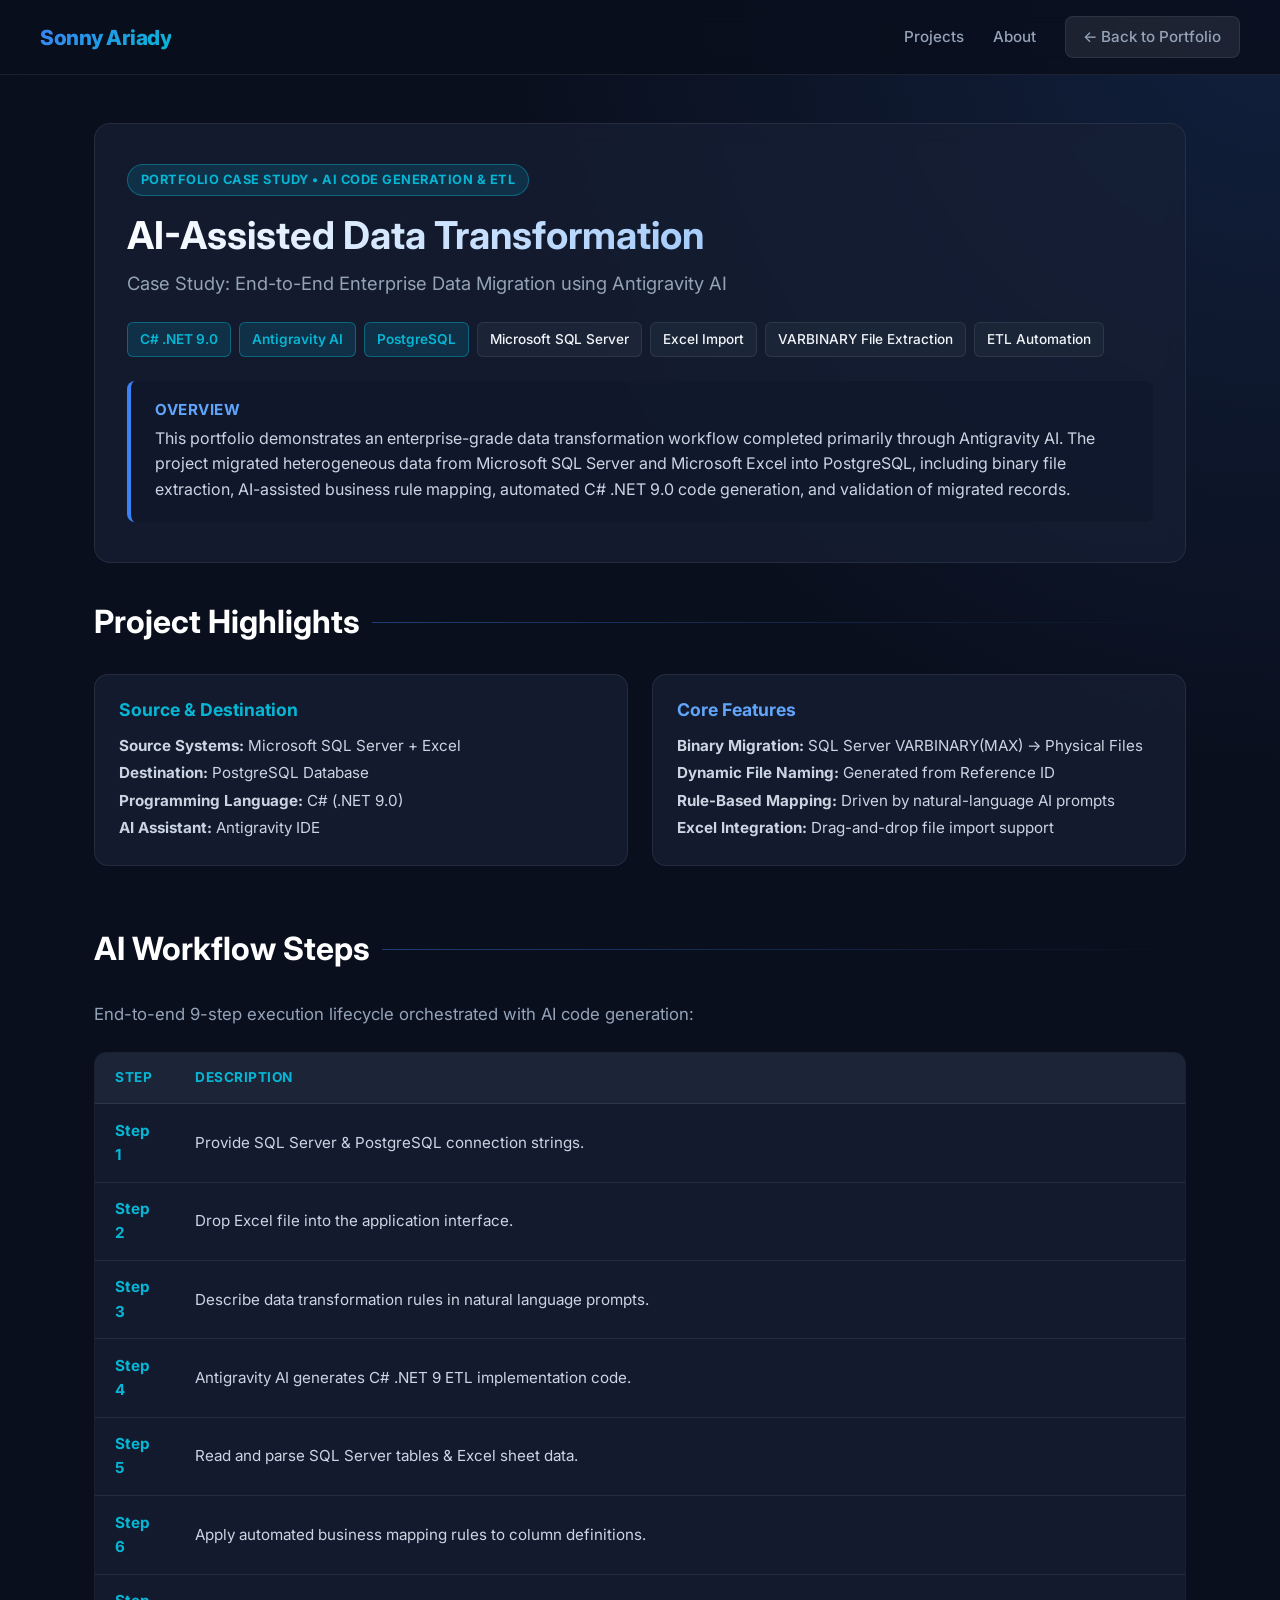
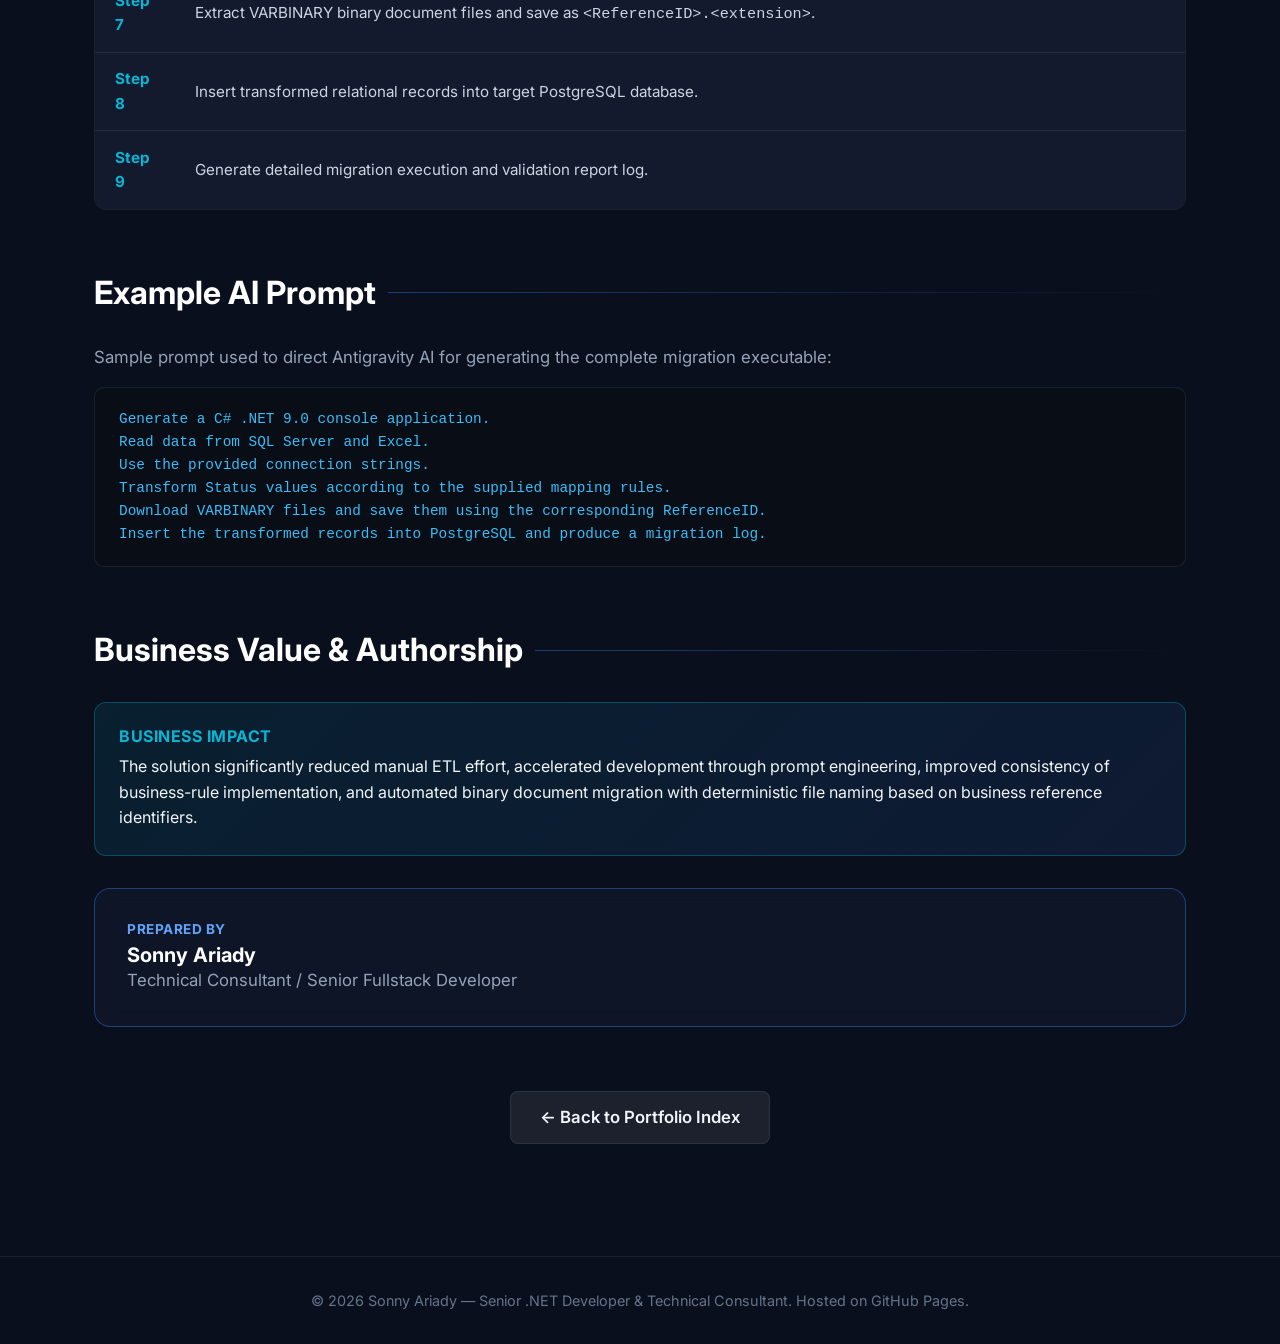
<file: ai-data-transformation.html>
<!DOCTYPE html>
<html lang="en">
<head>
  <meta charset="UTF-8">
  <meta name="viewport" content="width=device-width, initial-scale=1.0">
  <title>AI-Assisted Data Transformation Portfolio | Sonny Ariady</title>
  <meta name="description" content="Case Study: End-to-End Data Migration using Antigravity AI - Heterogeneous data migration from SQL Server & Excel to PostgreSQL with C# .NET 9.">
  <link rel="preconnect" href="https://fonts.googleapis.com">
  <link rel="preconnect" href="https://fonts.gstatic.com" crossorigin>
  <link href="https://fonts.googleapis.com/css2?family=Inter:wght@400;500;600;700;800&display=swap" rel="stylesheet">
  <link rel="stylesheet" href="style.css">
</head>
<body>

  <!-- Navigation Bar -->
  <nav class="navbar">
    <div class="nav-container">
      <a href="index.html" class="nav-logo">Sonny Ariady</a>
      <ul class="nav-links">
        <li><a href="index.html#projects">Projects</a></li>
        <li><a href="index.html#about">About</a></li>
        <li><a href="index.html" class="btn-back">&larr; Back to Portfolio</a></li>
      </ul>
    </div>
  </nav>

  <main class="container">
    
    <!-- Hero Header -->
    <header class="case-study-hero">
      <span class="case-study-badge">Portfolio Case Study &bull; AI Code Generation &amp; ETL</span>
      <h1>AI-Assisted Data Transformation</h1>
      <p class="case-study-subtitle">
        Case Study: End-to-End Enterprise Data Migration using Antigravity AI
      </p>

      <div class="tag-cloud" style="margin-bottom: 1.5rem;">
        <span class="tag highlight">C# .NET 9.0</span>
        <span class="tag highlight">Antigravity AI</span>
        <span class="tag highlight">PostgreSQL</span>
        <span class="tag">Microsoft SQL Server</span>
        <span class="tag">Excel Import</span>
        <span class="tag">VARBINARY File Extraction</span>
        <span class="tag">ETL Automation</span>
      </div>

      <div class="case-study-experiment-box">
        <h4>Overview</h4>
        <p>
          This portfolio demonstrates an enterprise-grade data transformation workflow completed primarily through Antigravity AI. The project migrated heterogeneous data from Microsoft SQL Server and Microsoft Excel into PostgreSQL, including binary file extraction, AI-assisted business rule mapping, automated C# .NET 9.0 code generation, and validation of migrated records.
        </p>
      </div>
    </header>

    <!-- Project Highlights -->
    <section style="margin-bottom: 4rem;">
      <h2 class="section-title">Project Highlights</h2>
      
      <div class="skills-grid">
        <div class="skill-category">
          <h3 style="color: var(--accent-cyan); margin-bottom: 0.75rem;">Source &amp; Destination</h3>
          <ul style="list-style: none; padding: 0; color: #cbd5e1; font-size: 0.95rem; line-height: 1.8;">
            <li><strong>Source Systems:</strong> Microsoft SQL Server + Excel</li>
            <li><strong>Destination:</strong> PostgreSQL Database</li>
            <li><strong>Programming Language:</strong> C# (.NET 9.0)</li>
            <li><strong>AI Assistant:</strong> Antigravity IDE</li>
          </ul>
        </div>

        <div class="skill-category">
          <h3 style="color: var(--primary-light); margin-bottom: 0.75rem;">Core Features</h3>
          <ul style="list-style: none; padding: 0; color: #cbd5e1; font-size: 0.95rem; line-height: 1.8;">
            <li><strong>Binary Migration:</strong> SQL Server VARBINARY(MAX) &rarr; Physical Files</li>
            <li><strong>Dynamic File Naming:</strong> Generated from Reference ID</li>
            <li><strong>Rule-Based Mapping:</strong> Driven by natural-language AI prompts</li>
            <li><strong>Excel Integration:</strong> Drag-and-drop file import support</li>
          </ul>
        </div>
      </div>
    </section>

    <!-- AI Workflow -->
    <section style="margin-bottom: 4rem;">
      <h2 class="section-title">AI Workflow Steps</h2>
      <p style="color: var(--text-muted); font-size: 1.05rem; margin-bottom: 1.5rem;">
        End-to-end 9-step execution lifecycle orchestrated with AI code generation:
      </p>

      <div class="data-table-container">
        <table class="data-table">
          <thead>
            <tr>
              <th style="width: 80px;">Step</th>
              <th>Description</th>
            </tr>
          </thead>
          <tbody>
            <tr>
              <td><strong style="color: var(--accent-cyan);">Step 1</strong></td>
              <td>Provide SQL Server &amp; PostgreSQL connection strings.</td>
            </tr>
            <tr>
              <td><strong style="color: var(--accent-cyan);">Step 2</strong></td>
              <td>Drop Excel file into the application interface.</td>
            </tr>
            <tr>
              <td><strong style="color: var(--accent-cyan);">Step 3</strong></td>
              <td>Describe data transformation rules in natural language prompts.</td>
            </tr>
            <tr>
              <td><strong style="color: var(--accent-cyan);">Step 4</strong></td>
              <td>Antigravity AI generates C# .NET 9 ETL implementation code.</td>
            </tr>
            <tr>
              <td><strong style="color: var(--accent-cyan);">Step 5</strong></td>
              <td>Read and parse SQL Server tables &amp; Excel sheet data.</td>
            </tr>
            <tr>
              <td><strong style="color: var(--accent-cyan);">Step 6</strong></td>
              <td>Apply automated business mapping rules to column definitions.</td>
            </tr>
            <tr>
              <td><strong style="color: var(--accent-cyan);">Step 7</strong></td>
              <td>Extract VARBINARY binary document files and save as <code>&lt;ReferenceID&gt;.&lt;extension&gt;</code>.</td>
            </tr>
            <tr>
              <td><strong style="color: var(--accent-cyan);">Step 8</strong></td>
              <td>Insert transformed relational records into target PostgreSQL database.</td>
            </tr>
            <tr>
              <td><strong style="color: var(--accent-cyan);">Step 9</strong></td>
              <td>Generate detailed migration execution and validation report log.</td>
            </tr>
          </tbody>
        </table>
      </div>
    </section>

    <!-- Example Prompt -->
    <section style="margin-bottom: 4rem;">
      <h2 class="section-title">Example AI Prompt</h2>
      <p style="color: var(--text-muted); font-size: 1.05rem; margin-bottom: 1rem;">
        Sample prompt used to direct Antigravity AI for generating the complete migration executable:
      </p>
      
      <div class="prompt-box">Generate a C# .NET 9.0 console application.
Read data from SQL Server and Excel.
Use the provided connection strings.
Transform Status values according to the supplied mapping rules.
Download VARBINARY files and save them using the corresponding ReferenceID.
Insert the transformed records into PostgreSQL and produce a migration log.</div>
    </section>

    <!-- Business Value & Prepared By -->
    <section style="margin-bottom: 4rem;">
      <h2 class="section-title">Business Value &amp; Authorship</h2>

      <div class="principle-banner" style="margin-bottom: 2rem;">
        <h4>Business Impact</h4>
        <p>
          The solution significantly reduced manual ETL effort, accelerated development through prompt engineering, improved consistency of business-rule implementation, and automated binary document migration with deterministic file naming based on business reference identifiers.
        </p>
      </div>

      <div class="about-card" style="background: rgba(15, 23, 42, 0.8); border: 1px solid var(--glass-border-hover);">
        <h4 style="color: var(--primary-light); text-transform: uppercase; font-size: 0.85rem; letter-spacing: 0.5px; margin-bottom: 0.4rem;">Prepared By</h4>
        <h3 style="color: #fff; font-size: 1.25rem;">Sonny Ariady</h3>
        <p style="color: var(--text-muted); margin: 0;">Technical Consultant / Senior Fullstack Developer</p>
      </div>
    </section>

    <!-- Bottom Navigation -->
    <div style="text-align: center; margin-top: 3rem;">
      <a href="index.html" class="btn-back" style="font-size: 1.05rem; padding: 0.75rem 1.8rem;">
        &larr; Back to Portfolio Index
      </a>
    </div>

  </main>

  <footer>
    &copy; 2026 Sonny Ariady &mdash; Senior .NET Developer &amp; Technical Consultant. Hosted on GitHub Pages.
  </footer>

</body>
</html>
</file>
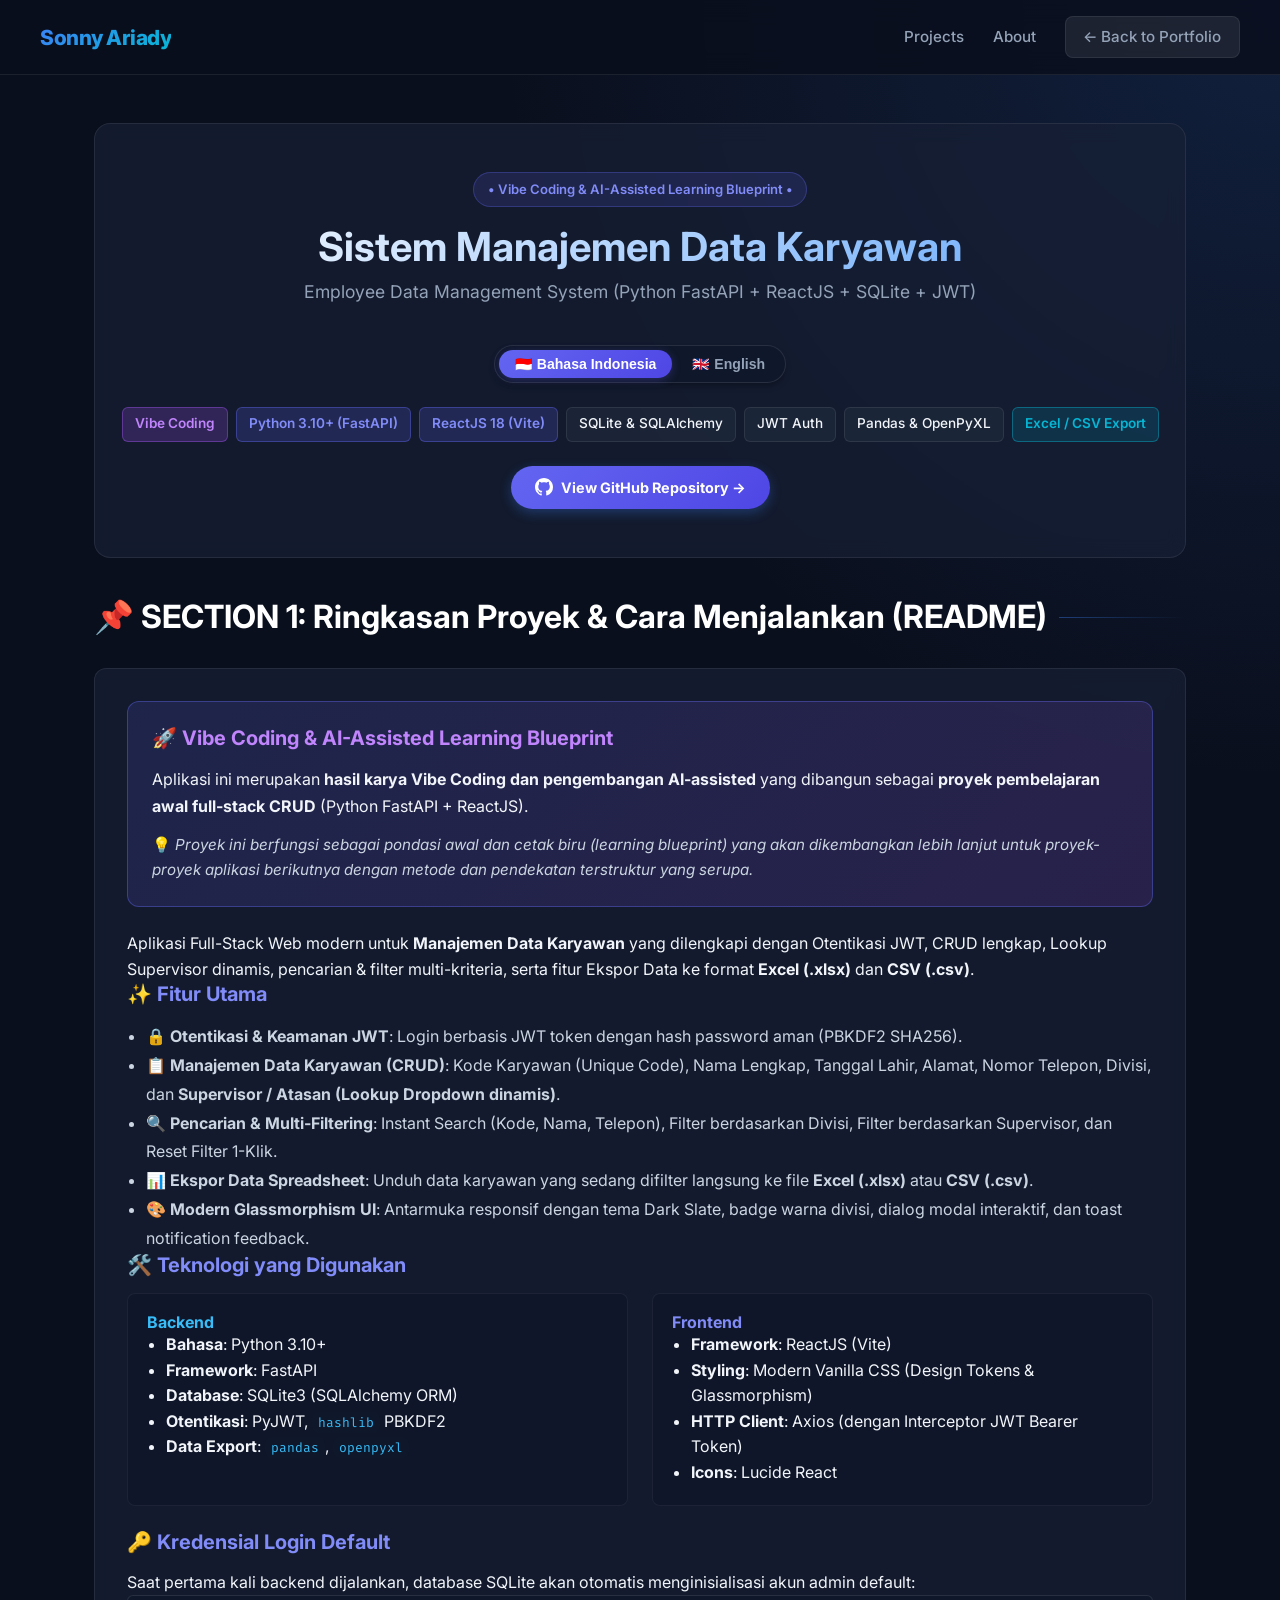
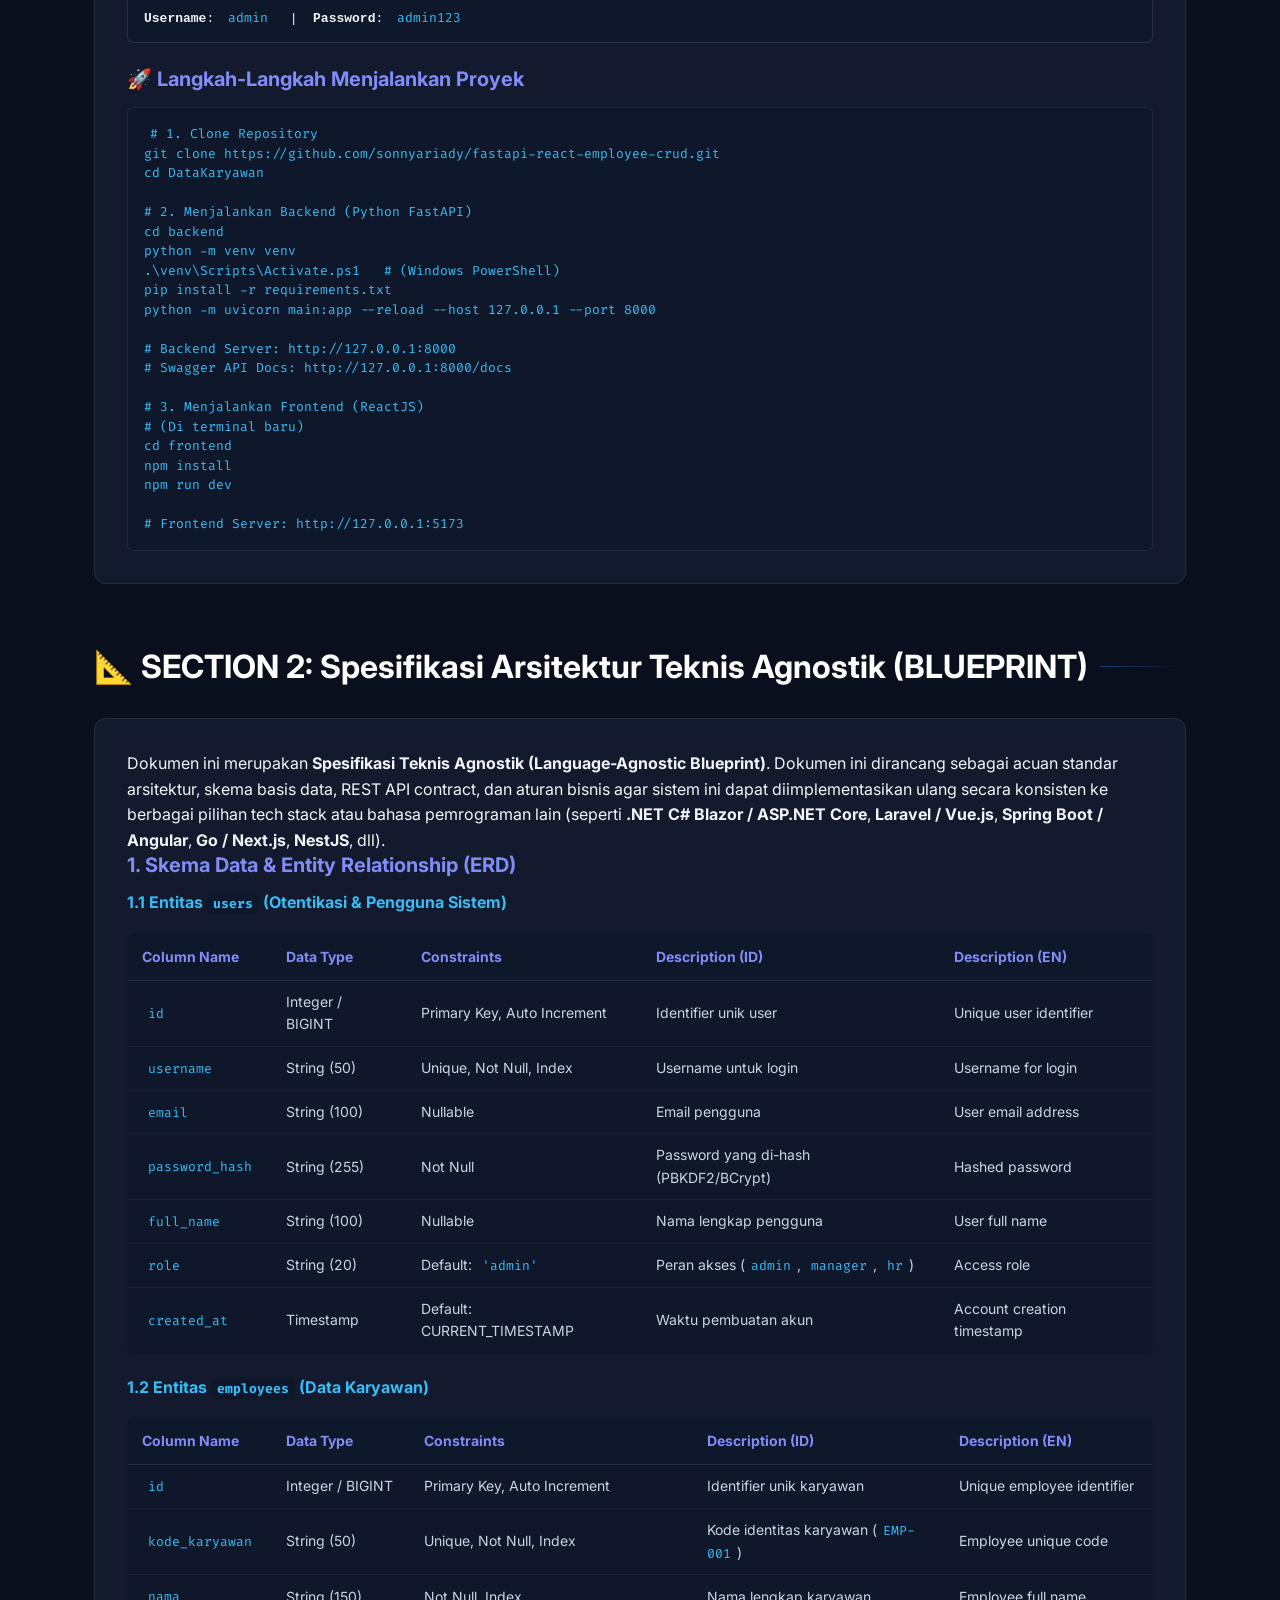
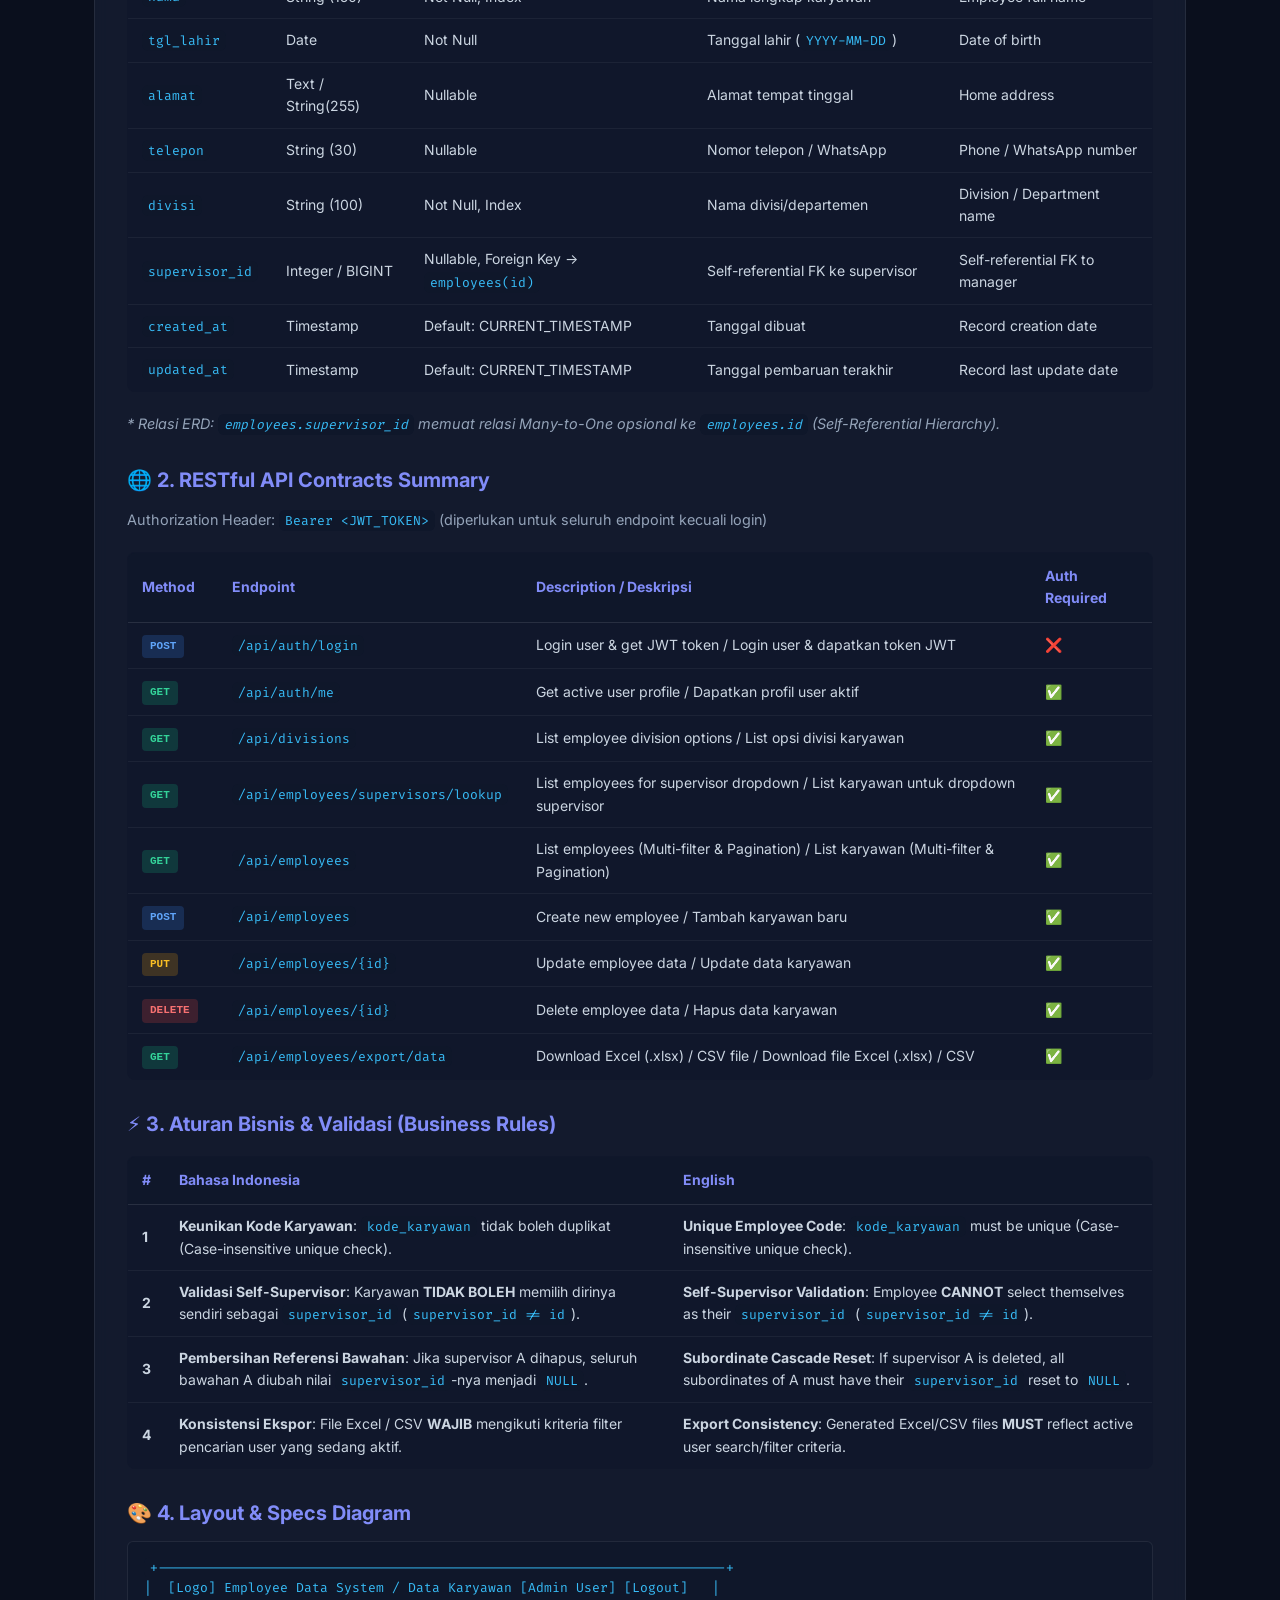
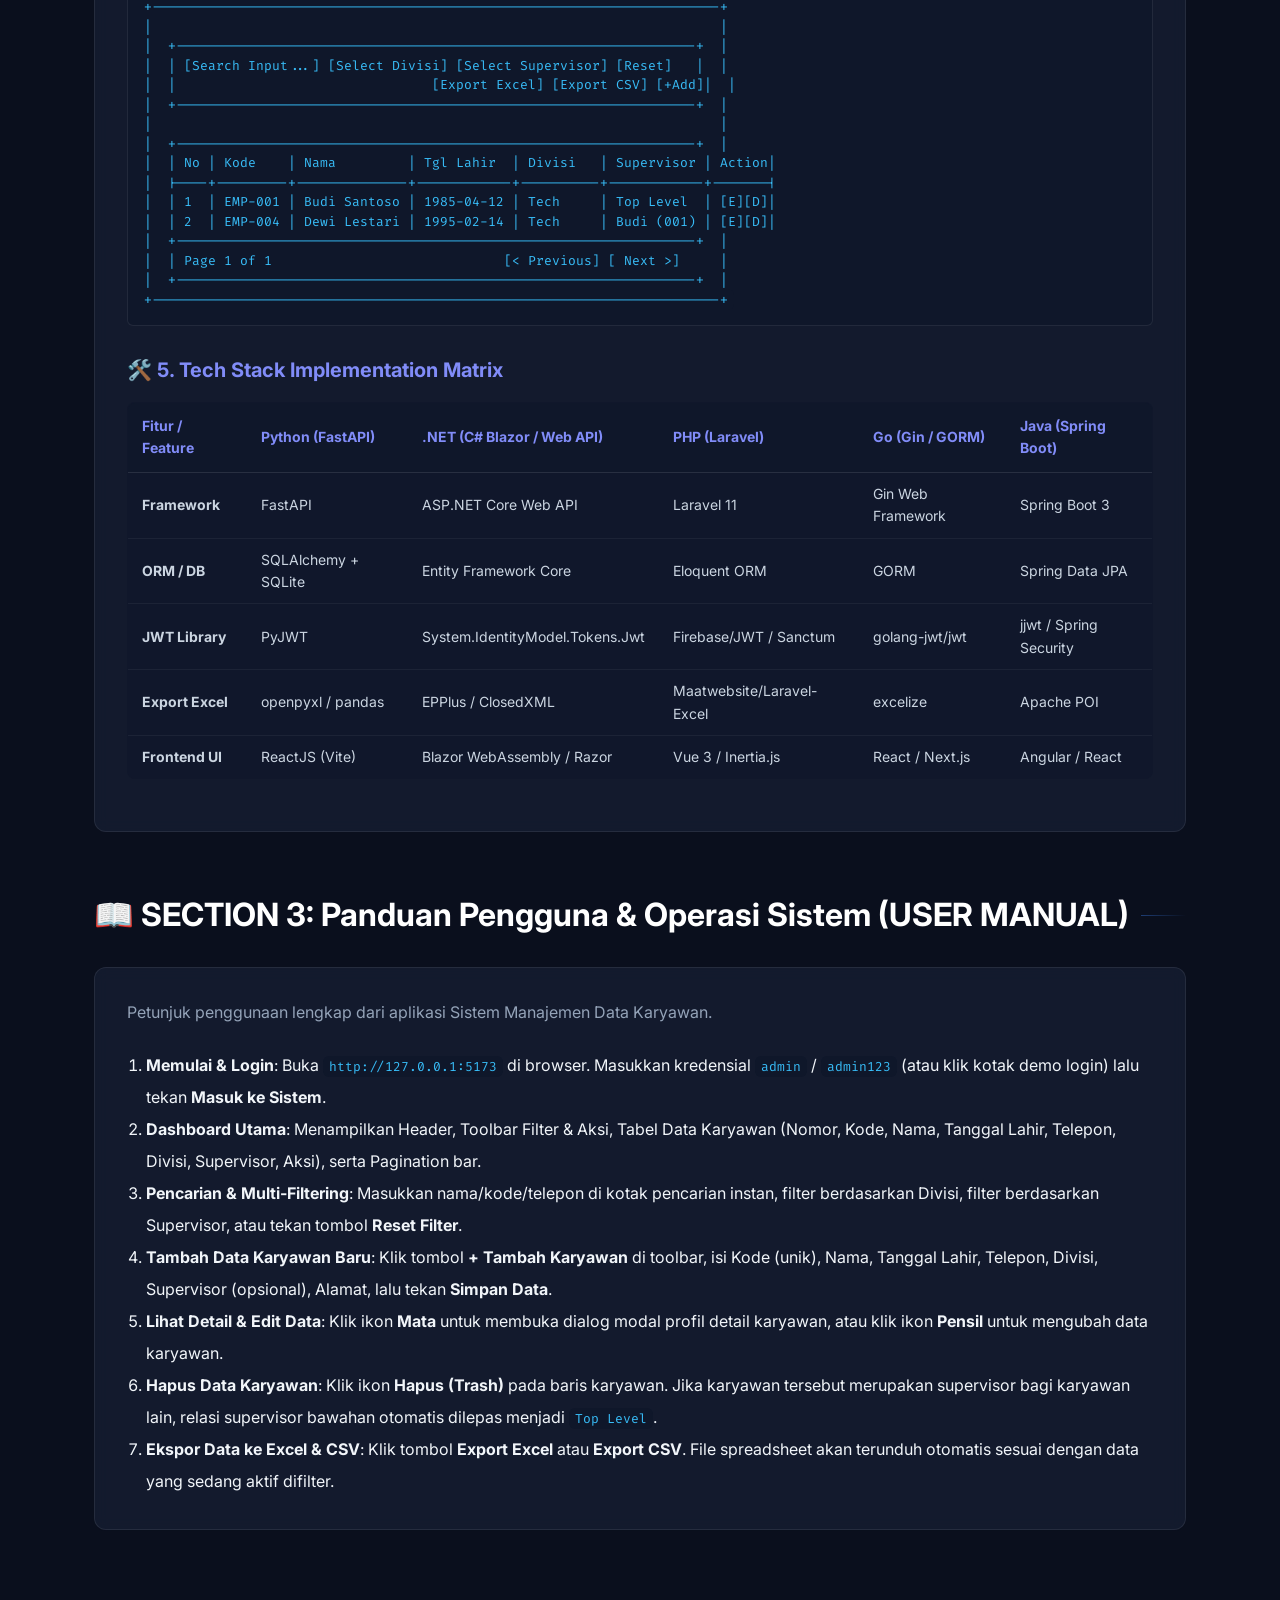
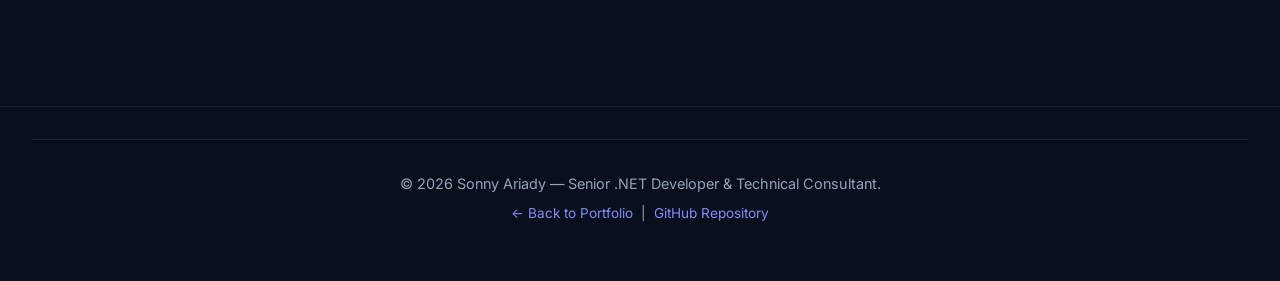
<file: data-karyawan.html>
<!DOCTYPE html>
<html lang="id">
<head>
  <meta charset="UTF-8">
  <meta name="viewport" content="width=device-width, initial-scale=1.0">
  <title>DataKaryawan (Sistem Manajemen Data Karyawan) | Sonny Ariady Portfolio</title>
  <meta name="description" content="DataKaryawan Case Study: Fullstack Employee Data Management System built with Python 3.10+ (FastAPI), ReactJS 18 (Vite), SQLite (SQLAlchemy), JWT Authentication, and Excel/CSV Export.">
  <link rel="preconnect" href="https://fonts.googleapis.com">
  <link rel="preconnect" href="https://fonts.gstatic.com" crossorigin>
  <link href="https://fonts.googleapis.com/css2?family=Inter:wght@400;500;600;700;800&family=Fira+Code:wght@400;500&display=swap" rel="stylesheet">
  <link rel="stylesheet" href="style.css">
  <style>
    /* Custom Showcase Highlights */
    .indigo-badge {
      display: inline-block;
      padding: 0.35rem 0.85rem;
      border-radius: 50px;
      font-size: 0.82rem;
      font-weight: 600;
      background: rgba(99, 102, 241, 0.15);
      color: #818cf8;
      border: 1px solid rgba(99, 102, 241, 0.3);
    }
    .gradient-indigo-text {
      background: linear-gradient(135deg, #6366f1 0%, #a855f7 100%);
      -webkit-background-clip: text;
      -webkit-text-fill-color: transparent;
    }
    .lang-switcher-container {
      display: inline-flex;
      background: rgba(15, 23, 42, 0.8);
      border: 1px solid var(--border-color, rgba(255,255,255,0.1));
      border-radius: 30px;
      padding: 4px;
      margin-top: 1rem;
    }
    .lang-btn {
      background: transparent;
      border: none;
      color: var(--text-muted, #94a3b8);
      padding: 6px 16px;
      border-radius: 20px;
      font-size: 0.88rem;
      font-weight: 600;
      cursor: pointer;
      transition: all 0.3s ease;
    }
    .lang-btn.active {
      background: linear-gradient(135deg, #6366f1 0%, #4f46e5 100%);
      color: #ffffff;
      box-shadow: 0 2px 10px rgba(99, 102, 241, 0.3);
    }
    .lang-en { display: none; }
    body.lang-en-active .lang-id { display: none !important; }
    body.lang-en-active .lang-en { display: block !important; }
    body.lang-en-active inline.lang-en,
    body.lang-en-active span.lang-en { display: inline !important; }

    /* Code & Blueprint Formatting */
    pre, code {
      font-family: 'Fira Code', monospace;
      background-color: #0f172a;
      color: #f1f5f9;
      border-radius: 6px;
    }
    pre {
      padding: 16px;
      overflow-x: auto;
      font-size: 13px;
      border: 1px solid rgba(255,255,255,0.08);
      line-height: 1.5;
    }
    code {
      padding: 2px 6px;
      font-size: 13px;
      color: #38bdf8;
    }

    /* Table Styling */
    .blueprint-table {
      width: 100%;
      border-collapse: collapse;
      margin: 20px 0;
      font-size: 14px;
      background: rgba(15, 23, 42, 0.6);
      border-radius: 8px;
      overflow: hidden;
      border: 1px solid rgba(255, 255, 255, 0.08);
    }
    .blueprint-table th {
      background-color: #0f172a;
      color: #818cf8;
      text-align: left;
      padding: 12px 14px;
      border-bottom: 1px solid rgba(255,255,255,0.1);
    }
    .blueprint-table td {
      padding: 10px 14px;
      border-bottom: 1px solid rgba(255, 255, 255, 0.05);
      color: #cbd5e1;
    }
    .blueprint-table tr:hover td {
      background-color: rgba(99, 102, 241, 0.05);
    }

    /* Section Cards */
    .showcase-card {
      background: var(--bg-card, rgba(23, 32, 54, 0.7));
      border: 1px solid rgba(255, 255, 255, 0.08);
      border-radius: 12px;
      padding: 2rem;
      margin-bottom: 2rem;
      backdrop-filter: blur(8px);
    }
    .showcase-card h3 {
      color: #818cf8;
      margin-top: 0;
      margin-bottom: 1rem;
      font-size: 1.25rem;
    }

    .badge-endpoint {
      display: inline-block;
      padding: 3px 8px;
      border-radius: 4px;
      font-size: 11px;
      font-weight: 700;
      font-family: monospace;
      margin-right: 6px;
    }
    .badge-get { background: rgba(16, 185, 129, 0.2); color: #34d399; }
    .badge-post { background: rgba(59, 130, 246, 0.2); color: #60a5fa; }
    .badge-put { background: rgba(245, 158, 11, 0.2); color: #fbbf24; }
    .badge-delete { background: rgba(239, 68, 68, 0.2); color: #f87171; }

    .step-badge {
      display: inline-flex;
      align-items: center;
      justify-content: center;
      width: 28px;
      height: 28px;
      border-radius: 50%;
      background: rgba(99, 102, 241, 0.2);
      color: #818cf8;
      font-weight: 700;
      font-size: 14px;
      margin-right: 10px;
    }
  </style>
</head>
<body>

  <!-- Navigation Bar -->
  <nav class="navbar">
    <div class="nav-container">
      <a href="index.html" class="nav-logo">Sonny Ariady</a>
      <ul class="nav-links">
        <li><a href="index.html#projects">Projects</a></li>
        <li><a href="index.html#about">About</a></li>
        <li><a href="index.html" class="btn-back">&larr; Back to Portfolio</a></li>
      </ul>
    </div>
  </nav>

  <main class="container">
    
    <!-- Hero Header -->
    <header class="case-study-hero" style="text-align: center; padding: 3rem 1rem;">
      <span class="indigo-badge">&bull; Vibe Coding &amp; AI-Assisted Learning Blueprint &bull;</span>
      <h1 style="font-size: 2.5rem; margin: 1rem 0 0.5rem 0;" class="gradient-indigo-text">
        Sistem Manajemen Data Karyawan
      </h1>
      <p class="case-study-subtitle" style="font-size: 1.1rem; color: var(--text-muted, #94a3b8);">
        Employee Data Management System (Python FastAPI + ReactJS + SQLite + JWT)
      </p>

      <!-- Language Switcher -->
      <div class="lang-switcher-container">
        <button id="btn-lang-id" class="lang-btn active" onclick="setLanguage('id')">🇮🇩 Bahasa Indonesia</button>
        <button id="btn-lang-en" class="lang-btn" onclick="setLanguage('en')">🇬🇧 English</button>
      </div>

      <div class="tag-cloud" style="justify-content: center; margin: 1.5rem 0 1rem 0;">
        <span class="tag highlight" style="background: rgba(168, 85, 247, 0.2); color: #c084fc; border-color: rgba(168, 85, 247, 0.4);">Vibe Coding</span>
        <span class="tag highlight" style="background: rgba(99, 102, 241, 0.2); color: #818cf8; border-color: rgba(99, 102, 241, 0.4);">Python 3.10+ (FastAPI)</span>
        <span class="tag highlight" style="background: rgba(99, 102, 241, 0.2); color: #818cf8; border-color: rgba(99, 102, 241, 0.4);">ReactJS 18 (Vite)</span>
        <span class="tag">SQLite &amp; SQLAlchemy</span>
        <span class="tag">JWT Auth</span>
        <span class="tag">Pandas &amp; OpenPyXL</span>
        <span class="tag highlight">Excel / CSV Export</span>
      </div>

      <div style="margin-top: 1.5rem;">
        <a href="https://github.com/sonnyariady/fastapi-react-employee-crud" target="_blank" rel="noopener" class="btn-cta" style="background: linear-gradient(135deg, #6366f1 0%, #4f46e5 100%); padding: 10px 24px; border-radius: 30px; font-weight: 700; text-decoration: none; color: #fff; display: inline-flex; align-items: center; gap: 8px;">
          <svg width="18" height="18" fill="currentColor" viewBox="0 0 24 24"><path d="M12 0C5.37 0 0 5.37 0 12c0 5.31 3.435 9.795 8.205 11.385.6.105.825-.255.825-.57 0-.285-.015-1.23-.015-2.235-3.015.555-3.795-.735-4.035-1.41-.135-.345-.72-1.41-1.23-1.695-.42-.225-1.02-.78-.015-.795.945-.015 1.62.87 1.845 1.23 1.08 1.815 2.805 1.305 3.495.99.105-.78.42-1.305.765-1.605-2.67-.3-5.46-1.335-5.46-5.925 0-1.305.465-2.385 1.23-3.225-.12-.3-.54-1.53.12-3.18 0 0 1.005-.315 3.3 1.23.96-.27 1.98-.405 3-.405s2.04.135 3 .405c2.295-1.56 3.3-1.23 3.3-1.23.66 1.65.24 2.88.12 3.18.765.84 1.23 1.905 1.23 3.225 0 4.605-2.805 5.625-5.475 5.925.435.375.81 1.095.81 2.22 0 1.605-.015 2.895-.015 3.3 0 .315.225.69.825.57A12.02 12.02 0 0024 12c0-6.63-5.37-12-12-12z"/></svg>
          View GitHub Repository &rarr;
        </a>
      </div>
    </header>

    <!-- SECTION 1: OVERVIEW & SETUP GUIDE (README) -->
    <section style="margin-bottom: 4rem;">
      <h2 class="section-title">
        <span class="lang-id">📌 SECTION 1: Ringkasan Proyek &amp; Cara Menjalankan (README)</span>
        <span class="lang-en">📌 SECTION 1: Executive Overview &amp; Setup Guide (README)</span>
      </h2>

      <div class="showcase-card">
        <div class="lang-id">
          <!-- Vibe Coding Callout Box -->
          <div style="background: linear-gradient(135deg, rgba(99, 102, 241, 0.15) 0%, rgba(168, 85, 247, 0.15) 100%); border: 1px solid rgba(99, 102, 241, 0.4); padding: 1.5rem; border-radius: 12px; margin-bottom: 1.5rem;">
            <h3 style="color: #c084fc; margin-top: 0; display: flex; align-items: center; gap: 8px;">
              🚀 Vibe Coding &amp; AI-Assisted Learning Blueprint
            </h3>
            <p style="color: #f1f5f9; font-size: 1rem; line-height: 1.7; margin-bottom: 0.8rem;">
              Aplikasi ini merupakan <strong>hasil karya Vibe Coding dan pengembangan AI-assisted</strong> yang dibangun sebagai <strong>proyek pembelajaran awal full-stack CRUD</strong> (Python FastAPI + ReactJS).
            </p>
            <p style="color: #cbd5e1; font-size: 0.95rem; line-height: 1.6; margin-bottom: 0;">
              💡 <em>Proyek ini berfungsi sebagai pondasi awal dan cetak biru (learning blueprint) yang akan dikembangkan lebih lanjut untuk proyek-proyek aplikasi berikutnya dengan metode dan pendekatan terstruktur yang serupa.</em>
            </p>
          </div>

          <p>
            Aplikasi Full-Stack Web modern untuk <strong>Manajemen Data Karyawan</strong> yang dilengkapi dengan Otentikasi JWT, CRUD lengkap, Lookup Supervisor dinamis, pencarian &amp; filter multi-kriteria, serta fitur Ekspor Data ke format <strong>Excel (.xlsx)</strong> dan <strong>CSV (.csv)</strong>.
          </p>

          <h3>✨ Fitur Utama</h3>
          <ul style="line-height: 1.8; color: #cbd5e1; padding-left: 1.2rem;">
            <li>🔒 <strong>Otentikasi &amp; Keamanan JWT</strong>: Login berbasis JWT token dengan hash password aman (PBKDF2 SHA256).</li>
            <li>📋 <strong>Manajemen Data Karyawan (CRUD)</strong>: Kode Karyawan (Unique Code), Nama Lengkap, Tanggal Lahir, Alamat, Nomor Telepon, Divisi, dan <strong>Supervisor / Atasan (Lookup Dropdown dinamis)</strong>.</li>
            <li>🔍 <strong>Pencarian &amp; Multi-Filtering</strong>: Instant Search (Kode, Nama, Telepon), Filter berdasarkan Divisi, Filter berdasarkan Supervisor, dan Reset Filter 1-Klik.</li>
            <li>📊 <strong>Ekspor Data Spreadsheet</strong>: Unduh data karyawan yang sedang difilter langsung ke file <strong>Excel (.xlsx)</strong> atau <strong>CSV (.csv)</strong>.</li>
            <li>🎨 <strong>Modern Glassmorphism UI</strong>: Antarmuka responsif dengan tema Dark Slate, badge warna divisi, dialog modal interaktif, dan toast notification feedback.</li>
          </ul>

          <h3>🛠️ Teknologi yang Digunakan</h3>
          <div style="display: grid; grid-template-columns: repeat(auto-fit, minmax(280px, 1fr)); gap: 1.5rem; margin-top: 1rem;">
            <div style="background: rgba(15, 23, 42, 0.6); padding: 1.2rem; border-radius: 8px; border: 1px solid rgba(255,255,255,0.05);">
              <h4 style="color: #38bdf8; margin-top: 0;">Backend</h4>
              <ul style="padding-left: 1.2rem; margin-bottom: 0;">
                <li><strong>Bahasa</strong>: Python 3.10+</li>
                <li><strong>Framework</strong>: FastAPI</li>
                <li><strong>Database</strong>: SQLite3 (SQLAlchemy ORM)</li>
                <li><strong>Otentikasi</strong>: PyJWT, <code>hashlib</code> PBKDF2</li>
                <li><strong>Data Export</strong>: <code>pandas</code>, <code>openpyxl</code></li>
              </ul>
            </div>
            <div style="background: rgba(15, 23, 42, 0.6); padding: 1.2rem; border-radius: 8px; border: 1px solid rgba(255,255,255,0.05);">
              <h4 style="color: #818cf8; margin-top: 0;">Frontend</h4>
              <ul style="padding-left: 1.2rem; margin-bottom: 0;">
                <li><strong>Framework</strong>: ReactJS (Vite)</li>
                <li><strong>Styling</strong>: Modern Vanilla CSS (Design Tokens &amp; Glassmorphism)</li>
                <li><strong>HTTP Client</strong>: Axios (dengan Interceptor JWT Bearer Token)</li>
                <li><strong>Icons</strong>: Lucide React</li>
              </ul>
            </div>
          </div>

          <h3 style="margin-top: 1.5rem;">🔑 Kredensial Login Default</h3>
          <p>Saat pertama kali backend dijalankan, database SQLite akan otomatis menginisialisasi akun admin default:</p>
          <div style="background: #0f172a; padding: 12px 16px; border-radius: 6px; border: 1px solid rgba(255,255,255,0.1); font-family: monospace;">
            <strong>Username</strong>: <code>admin</code> &nbsp;|&nbsp; <strong>Password</strong>: <code>admin123</code>
          </div>

          <h3 style="margin-top: 1.5rem;">🚀 Langkah-Langkah Menjalankan Proyek</h3>
          <pre><code># 1. Clone Repository
git clone https://github.com/sonnyariady/fastapi-react-employee-crud.git
cd DataKaryawan

# 2. Menjalankan Backend (Python FastAPI)
cd backend
python -m venv venv
.\venv\Scripts\Activate.ps1   # (Windows PowerShell)
pip install -r requirements.txt
python -m uvicorn main:app --reload --host 127.0.0.1 --port 8000

# Backend Server: http://127.0.0.1:8000
# Swagger API Docs: http://127.0.0.1:8000/docs

# 3. Menjalankan Frontend (ReactJS)
# (Di terminal baru)
cd frontend
npm install
npm run dev

# Frontend Server: http://127.0.0.1:5173</code></pre>
        </div>

        <div class="lang-en">
          <!-- Vibe Coding Callout Box (EN) -->
          <div style="background: linear-gradient(135deg, rgba(99, 102, 241, 0.15) 0%, rgba(168, 85, 247, 0.15) 100%); border: 1px solid rgba(99, 102, 241, 0.4); padding: 1.5rem; border-radius: 12px; margin-bottom: 1.5rem;">
            <h3 style="color: #c084fc; margin-top: 0; display: flex; align-items: center; gap: 8px;">
              🚀 Vibe Coding &amp; AI-Assisted Learning Blueprint
            </h3>
            <p style="color: #f1f5f9; font-size: 1rem; line-height: 1.7; margin-bottom: 0.8rem;">
              This application is a product of <strong>Vibe Coding and AI-assisted development</strong>, built as an initial hands-on full-stack CRUD learning project (Python FastAPI + ReactJS).
            </p>
            <p style="color: #cbd5e1; font-size: 0.95rem; line-height: 1.6; margin-bottom: 0;">
              💡 <em>It serves as a foundational learning blueprint that will be expanded and developed further for future application projects using a similar rapid AI-driven workflow.</em>
            </p>
          </div>

          <p>
            A modern Full-Stack Web Application for <strong>Employee Data Management</strong> equipped with JWT Authentication, full CRUD operations, dynamic Supervisor lookup, multi-criteria search &amp; filtering, and Data Export features to <strong>Excel (.xlsx)</strong> and <strong>CSV (.csv)</strong> formats.
          </p>

          <h3>✨ Key Features</h3>
          <ul style="line-height: 1.8; color: #cbd5e1; padding-left: 1.2rem;">
            <li>🔒 <strong>JWT Authentication &amp; Security</strong>: Secure JWT token-based login with hashed passwords (PBKDF2 SHA256).</li>
            <li>📋 <strong>Employee Data Management (CRUD)</strong>: Unique Employee Code, Full Name, Birth Date, Address, Phone Number, Division, and <strong>Supervisor / Manager (Dynamic Lookup Dropdown)</strong>.</li>
            <li>🔍 <strong>Search &amp; Multi-Filtering</strong>: Instant Search (Code, Name, Phone), Division-based Filter, Supervisor-based Filter, and 1-Click Filter Reset.</li>
            <li>📊 <strong>Spreadsheet Data Export</strong>: Export currently filtered employee data directly to <strong>Excel (.xlsx)</strong> or <strong>CSV (.csv)</strong> files.</li>
            <li>🎨 <strong>Modern Glassmorphism UI</strong>: Responsive Dark Slate interface with color-coded division badges, interactive modal dialogs, and toast notifications.</li>
          </ul>

          <h3>🛠️ Tech Stack</h3>
          <div style="display: grid; grid-template-columns: repeat(auto-fit, minmax(280px, 1fr)); gap: 1.5rem; margin-top: 1rem;">
            <div style="background: rgba(15, 23, 42, 0.6); padding: 1.2rem; border-radius: 8px; border: 1px solid rgba(255,255,255,0.05);">
              <h4 style="color: #38bdf8; margin-top: 0;">Backend</h4>
              <ul style="padding-left: 1.2rem; margin-bottom: 0;">
                <li><strong>Language</strong>: Python 3.10+</li>
                <li><strong>Framework</strong>: FastAPI</li>
                <li><strong>Database</strong>: SQLite3 (SQLAlchemy ORM)</li>
                <li><strong>Authentication</strong>: PyJWT, <code>hashlib</code> PBKDF2</li>
                <li><strong>Data Export</strong>: <code>pandas</code>, <code>openpyxl</code></li>
              </ul>
            </div>
            <div style="background: rgba(15, 23, 42, 0.6); padding: 1.2rem; border-radius: 8px; border: 1px solid rgba(255,255,255,0.05);">
              <h4 style="color: #818cf8; margin-top: 0;">Frontend</h4>
              <ul style="padding-left: 1.2rem; margin-bottom: 0;">
                <li><strong>Framework</strong>: ReactJS (Vite)</li>
                <li><strong>Styling</strong>: Modern Vanilla CSS (Design Tokens &amp; Glassmorphism)</li>
                <li><strong>HTTP Client</strong>: Axios (with JWT Bearer Token Interceptor)</li>
                <li><strong>Icons</strong>: Lucide React</li>
              </ul>
            </div>
          </div>

          <h3 style="margin-top: 1.5rem;">🔑 Default Login Credentials</h3>
          <p>When the backend runs for the first time, the SQLite database automatically initializes a default admin account:</p>
          <div style="background: #0f172a; padding: 12px 16px; border-radius: 6px; border: 1px solid rgba(255,255,255,0.1); font-family: monospace;">
            <strong>Username</strong>: <code>admin</code> &nbsp;|&nbsp; <strong>Password</strong>: <code>admin123</code>
          </div>

          <h3 style="margin-top: 1.5rem;">🚀 How to Run the Project</h3>
          <pre><code># 1. Clone Repository
git clone https://github.com/sonnyariady/fastapi-react-employee-crud.git
cd DataKaryawan

# 2. Running the Backend (Python FastAPI)
cd backend
python -m venv venv
.\venv\Scripts\Activate.ps1   # (Windows PowerShell)
pip install -r requirements.txt
python -m uvicorn main:app --reload --host 127.0.0.1 --port 8000

# Backend Server: http://127.0.0.1:8000
# Swagger API Docs: http://127.0.0.1:8000/docs

# 3. Running the Frontend (ReactJS)
# (In a new terminal)
cd frontend
npm install
npm run dev

# Frontend Server: http://127.0.0.1:5173</code></pre>
        </div>
      </div>
    </section>

    <!-- SECTION 2: TECHNICAL SPECIFICATION BLUEPRINT -->
    <section style="margin-bottom: 4rem;">
      <h2 class="section-title">
        <span class="lang-id">📐 SECTION 2: Spesifikasi Arsitektur Teknis Agnostik (BLUEPRINT)</span>
        <span class="lang-en">📐 SECTION 2: Technical Specification &amp; Tech-Agnostic Blueprint</span>
      </h2>

      <div class="showcase-card">
        <div class="lang-id">
          <p>
            Dokumen ini merupakan <strong>Spesifikasi Teknis Agnostik (Language-Agnostic Blueprint)</strong>. Dokumen ini dirancang sebagai acuan standar arsitektur, skema basis data, REST API contract, dan aturan bisnis agar sistem ini dapat diimplementasikan ulang secara konsisten ke berbagai pilihan tech stack atau bahasa pemrograman lain (seperti <strong>.NET C# Blazor / ASP.NET Core</strong>, <strong>Laravel / Vue.js</strong>, <strong>Spring Boot / Angular</strong>, <strong>Go / Next.js</strong>, <strong>NestJS</strong>, dll).
          </p>
        </div>

        <div class="lang-en">
          <p>
            This document is a <strong>Language-Agnostic Technical Specification &amp; Blueprint</strong>. It serves as a standard architectural reference, database schema, REST API contract, and business rules guide so that this system can be consistently re-implemented across various technology stacks or programming languages (such as <strong>.NET C# Blazor / ASP.NET Core</strong>, <strong>Laravel / Vue.js</strong>, <strong>Spring Boot / Angular</strong>, <strong>Go / Next.js</strong>, <strong>NestJS</strong>, etc.).
          </p>
        </div>

        <h3>1. Skema Data &amp; Entity Relationship (ERD)</h3>
        
        <h4 style="color: #38bdf8; margin-top: 1rem;">1.1 Entitas <code>users</code> (Otentikasi &amp; Pengguna Sistem)</h4>
        <table class="blueprint-table">
          <thead>
            <tr>
              <th>Column Name</th>
              <th>Data Type</th>
              <th>Constraints</th>
              <th>Description (ID)</th>
              <th>Description (EN)</th>
            </tr>
          </thead>
          <tbody>
            <tr>
              <td><code>id</code></td>
              <td>Integer / BIGINT</td>
              <td>Primary Key, Auto Increment</td>
              <td>Identifier unik user</td>
              <td>Unique user identifier</td>
            </tr>
            <tr>
              <td><code>username</code></td>
              <td>String (50)</td>
              <td>Unique, Not Null, Index</td>
              <td>Username untuk login</td>
              <td>Username for login</td>
            </tr>
            <tr>
              <td><code>email</code></td>
              <td>String (100)</td>
              <td>Nullable</td>
              <td>Email pengguna</td>
              <td>User email address</td>
            </tr>
            <tr>
              <td><code>password_hash</code></td>
              <td>String (255)</td>
              <td>Not Null</td>
              <td>Password yang di-hash (PBKDF2/BCrypt)</td>
              <td>Hashed password</td>
            </tr>
            <tr>
              <td><code>full_name</code></td>
              <td>String (100)</td>
              <td>Nullable</td>
              <td>Nama lengkap pengguna</td>
              <td>User full name</td>
            </tr>
            <tr>
              <td><code>role</code></td>
              <td>String (20)</td>
              <td>Default: <code>'admin'</code></td>
              <td>Peran akses (<code>admin</code>, <code>manager</code>, <code>hr</code>)</td>
              <td>Access role</td>
            </tr>
            <tr>
              <td><code>created_at</code></td>
              <td>Timestamp</td>
              <td>Default: CURRENT_TIMESTAMP</td>
              <td>Waktu pembuatan akun</td>
              <td>Account creation timestamp</td>
            </tr>
          </tbody>
        </table>

        <h4 style="color: #38bdf8; margin-top: 1.5rem;">1.2 Entitas <code>employees</code> (Data Karyawan)</h4>
        <table class="blueprint-table">
          <thead>
            <tr>
              <th>Column Name</th>
              <th>Data Type</th>
              <th>Constraints</th>
              <th>Description (ID)</th>
              <th>Description (EN)</th>
            </tr>
          </thead>
          <tbody>
            <tr>
              <td><code>id</code></td>
              <td>Integer / BIGINT</td>
              <td>Primary Key, Auto Increment</td>
              <td>Identifier unik karyawan</td>
              <td>Unique employee identifier</td>
            </tr>
            <tr>
              <td><code>kode_karyawan</code></td>
              <td>String (50)</td>
              <td>Unique, Not Null, Index</td>
              <td>Kode identitas karyawan (<code>EMP-001</code>)</td>
              <td>Employee unique code</td>
            </tr>
            <tr>
              <td><code>nama</code></td>
              <td>String (150)</td>
              <td>Not Null, Index</td>
              <td>Nama lengkap karyawan</td>
              <td>Employee full name</td>
            </tr>
            <tr>
              <td><code>tgl_lahir</code></td>
              <td>Date</td>
              <td>Not Null</td>
              <td>Tanggal lahir (<code>YYYY-MM-DD</code>)</td>
              <td>Date of birth</td>
            </tr>
            <tr>
              <td><code>alamat</code></td>
              <td>Text / String(255)</td>
              <td>Nullable</td>
              <td>Alamat tempat tinggal</td>
              <td>Home address</td>
            </tr>
            <tr>
              <td><code>telepon</code></td>
              <td>String (30)</td>
              <td>Nullable</td>
              <td>Nomor telepon / WhatsApp</td>
              <td>Phone / WhatsApp number</td>
            </tr>
            <tr>
              <td><code>divisi</code></td>
              <td>String (100)</td>
              <td>Not Null, Index</td>
              <td>Nama divisi/departemen</td>
              <td>Division / Department name</td>
            </tr>
            <tr>
              <td><code>supervisor_id</code></td>
              <td>Integer / BIGINT</td>
              <td>Nullable, Foreign Key -&gt; <code>employees(id)</code></td>
              <td>Self-referential FK ke supervisor</td>
              <td>Self-referential FK to manager</td>
            </tr>
            <tr>
              <td><code>created_at</code></td>
              <td>Timestamp</td>
              <td>Default: CURRENT_TIMESTAMP</td>
              <td>Tanggal dibuat</td>
              <td>Record creation date</td>
            </tr>
            <tr>
              <td><code>updated_at</code></td>
              <td>Timestamp</td>
              <td>Default: CURRENT_TIMESTAMP</td>
              <td>Tanggal pembaruan terakhir</td>
              <td>Record last update date</td>
            </tr>
          </tbody>
        </table>
        <p style="font-size: 0.9rem; color: var(--text-muted, #94a3b8); font-style: italic;">
          * Relasi ERD: <code>employees.supervisor_id</code> memuat relasi Many-to-One opsional ke <code>employees.id</code> (Self-Referential Hierarchy).
        </p>

        <h3 style="margin-top: 2rem;">🌐 2. RESTful API Contracts Summary</h3>
        <p style="font-size: 0.9rem; color: var(--text-muted, #94a3b8);">
          Authorization Header: <code>Bearer &lt;JWT_TOKEN&gt;</code> (diperlukan untuk seluruh endpoint kecuali login)
        </p>
        <table class="blueprint-table">
          <thead>
            <tr>
              <th>Method</th>
              <th>Endpoint</th>
              <th>Description / Deskripsi</th>
              <th>Auth Required</th>
            </tr>
          </thead>
          <tbody>
            <tr>
              <td><span class="badge-endpoint badge-post">POST</span></td>
              <td><code>/api/auth/login</code></td>
              <td>Login user &amp; get JWT token / Login user &amp; dapatkan token JWT</td>
              <td>❌</td>
            </tr>
            <tr>
              <td><span class="badge-endpoint badge-get">GET</span></td>
              <td><code>/api/auth/me</code></td>
              <td>Get active user profile / Dapatkan profil user aktif</td>
              <td>✅</td>
            </tr>
            <tr>
              <td><span class="badge-endpoint badge-get">GET</span></td>
              <td><code>/api/divisions</code></td>
              <td>List employee division options / List opsi divisi karyawan</td>
              <td>✅</td>
            </tr>
            <tr>
              <td><span class="badge-endpoint badge-get">GET</span></td>
              <td><code>/api/employees/supervisors/lookup</code></td>
              <td>List employees for supervisor dropdown / List karyawan untuk dropdown supervisor</td>
              <td>✅</td>
            </tr>
            <tr>
              <td><span class="badge-endpoint badge-get">GET</span></td>
              <td><code>/api/employees</code></td>
              <td>List employees (Multi-filter &amp; Pagination) / List karyawan (Multi-filter &amp; Pagination)</td>
              <td>✅</td>
            </tr>
            <tr>
              <td><span class="badge-endpoint badge-post">POST</span></td>
              <td><code>/api/employees</code></td>
              <td>Create new employee / Tambah karyawan baru</td>
              <td>✅</td>
            </tr>
            <tr>
              <td><span class="badge-endpoint badge-put">PUT</span></td>
              <td><code>/api/employees/{id}</code></td>
              <td>Update employee data / Update data karyawan</td>
              <td>✅</td>
            </tr>
            <tr>
              <td><span class="badge-endpoint badge-delete">DELETE</span></td>
              <td><code>/api/employees/{id}</code></td>
              <td>Delete employee data / Hapus data karyawan</td>
              <td>✅</td>
            </tr>
            <tr>
              <td><span class="badge-endpoint badge-get">GET</span></td>
              <td><code>/api/employees/export/data</code></td>
              <td>Download Excel (.xlsx) / CSV file / Download file Excel (.xlsx) / CSV</td>
              <td>✅</td>
            </tr>
          </tbody>
        </table>

        <h3 style="margin-top: 2rem;">⚡ 3. Aturan Bisnis &amp; Validasi (Business Rules)</h3>
        <table class="blueprint-table">
          <thead>
            <tr>
              <th>#</th>
              <th>Bahasa Indonesia</th>
              <th>English</th>
            </tr>
          </thead>
          <tbody>
            <tr>
              <td><strong>1</strong></td>
              <td><strong>Keunikan Kode Karyawan</strong>: <code>kode_karyawan</code> tidak boleh duplikat (Case-insensitive unique check).</td>
              <td><strong>Unique Employee Code</strong>: <code>kode_karyawan</code> must be unique (Case-insensitive unique check).</td>
            </tr>
            <tr>
              <td><strong>2</strong></td>
              <td><strong>Validasi Self-Supervisor</strong>: Karyawan <strong>TIDAK BOLEH</strong> memilih dirinya sendiri sebagai <code>supervisor_id</code> (<code>supervisor_id != id</code>).</td>
              <td><strong>Self-Supervisor Validation</strong>: Employee <strong>CANNOT</strong> select themselves as their <code>supervisor_id</code> (<code>supervisor_id != id</code>).</td>
            </tr>
            <tr>
              <td><strong>3</strong></td>
              <td><strong>Pembersihan Referensi Bawahan</strong>: Jika supervisor A dihapus, seluruh bawahan A diubah nilai <code>supervisor_id</code>-nya menjadi <code>NULL</code>.</td>
              <td><strong>Subordinate Cascade Reset</strong>: If supervisor A is deleted, all subordinates of A must have their <code>supervisor_id</code> reset to <code>NULL</code>.</td>
            </tr>
            <tr>
              <td><strong>4</strong></td>
              <td><strong>Konsistensi Ekspor</strong>: File Excel / CSV <strong>WAJIB</strong> mengikuti kriteria filter pencarian user yang sedang aktif.</td>
              <td><strong>Export Consistency</strong>: Generated Excel/CSV files <strong>MUST</strong> reflect active user search/filter criteria.</td>
            </tr>
          </tbody>
        </table>

        <h3 style="margin-top: 2rem;">🎨 4. Layout &amp; Specs Diagram</h3>
        <pre><code>+-----------------------------------------------------------------------+
|  [Logo] Employee Data System / Data Karyawan [Admin User] [Logout]   |
+-----------------------------------------------------------------------+
|                                                                       |
|  +-----------------------------------------------------------------+  |
|  | [Search Input...] [Select Divisi] [Select Supervisor] [Reset]   |  |
|  |                                [Export Excel] [Export CSV] [+Add]|  |
|  +-----------------------------------------------------------------+  |
|                                                                       |
|  +-----------------------------------------------------------------+  |
|  | No | Kode    | Nama         | Tgl Lahir  | Divisi   | Supervisor | Action|
|  |----+---------+--------------+------------+----------+------------+-------|
|  | 1  | EMP-001 | Budi Santoso | 1985-04-12 | Tech     | Top Level  | [E][D]|
|  | 2  | EMP-004 | Dewi Lestari | 1995-02-14 | Tech     | Budi (001) | [E][D]|
|  +-----------------------------------------------------------------+  |
|  | Page 1 of 1                             [&lt; Previous] [ Next &gt;]     |
|  +-----------------------------------------------------------------+  |
+-----------------------------------------------------------------------+</code></pre>

        <h3 style="margin-top: 2rem;">🛠️ 5. Tech Stack Implementation Matrix</h3>
        <table class="blueprint-table">
          <thead>
            <tr>
              <th>Fitur / Feature</th>
              <th>Python (FastAPI)</th>
              <th>.NET (C# Blazor / Web API)</th>
              <th>PHP (Laravel)</th>
              <th>Go (Gin / GORM)</th>
              <th>Java (Spring Boot)</th>
            </tr>
          </thead>
          <tbody>
            <tr>
              <td><strong>Framework</strong></td>
              <td>FastAPI</td>
              <td>ASP.NET Core Web API</td>
              <td>Laravel 11</td>
              <td>Gin Web Framework</td>
              <td>Spring Boot 3</td>
            </tr>
            <tr>
              <td><strong>ORM / DB</strong></td>
              <td>SQLAlchemy + SQLite</td>
              <td>Entity Framework Core</td>
              <td>Eloquent ORM</td>
              <td>GORM</td>
              <td>Spring Data JPA</td>
            </tr>
            <tr>
              <td><strong>JWT Library</strong></td>
              <td>PyJWT</td>
              <td>System.IdentityModel.Tokens.Jwt</td>
              <td>Firebase/JWT / Sanctum</td>
              <td>golang-jwt/jwt</td>
              <td>jjwt / Spring Security</td>
            </tr>
            <tr>
              <td><strong>Export Excel</strong></td>
              <td>openpyxl / pandas</td>
              <td>EPPlus / ClosedXML</td>
              <td>Maatwebsite/Laravel-Excel</td>
              <td>excelize</td>
              <td>Apache POI</td>
            </tr>
            <tr>
              <td><strong>Frontend UI</strong></td>
              <td>ReactJS (Vite)</td>
              <td>Blazor WebAssembly / Razor</td>
              <td>Vue 3 / Inertia.js</td>
              <td>React / Next.js</td>
              <td>Angular / React</td>
            </tr>
          </tbody>
        </table>
      </div>
    </section>

    <!-- SECTION 3: USER MANUAL & OPERATIONS -->
    <section style="margin-bottom: 4rem;">
      <h2 class="section-title">
        <span class="lang-id">📖 SECTION 3: Panduan Pengguna &amp; Operasi Sistem (USER MANUAL)</span>
        <span class="lang-en">📖 SECTION 3: User Manual &amp; Step-by-Step Operations</span>
      </h2>

      <div class="showcase-card">
        <div class="lang-id">
          <p style="color: var(--text-muted, #94a3b8); margin-bottom: 1.5rem;">
            Petunjuk penggunaan lengkap dari aplikasi Sistem Manajemen Data Karyawan.
          </p>

          <ol style="line-height: 2; padding-left: 1.2rem;">
            <li>
              <strong>Memulai &amp; Login</strong>: Buka <code>http://127.0.0.1:5173</code> di browser. Masukkan kredensial <code>admin</code> / <code>admin123</code> (atau klik kotak demo login) lalu tekan <strong>Masuk ke Sistem</strong>.
            </li>
            <li>
              <strong>Dashboard Utama</strong>: Menampilkan Header, Toolbar Filter &amp; Aksi, Tabel Data Karyawan (Nomor, Kode, Nama, Tanggal Lahir, Telepon, Divisi, Supervisor, Aksi), serta Pagination bar.
            </li>
            <li>
              <strong>Pencarian &amp; Multi-Filtering</strong>: Masukkan nama/kode/telepon di kotak pencarian instan, filter berdasarkan Divisi, filter berdasarkan Supervisor, atau tekan tombol <strong>Reset Filter</strong>.
            </li>
            <li>
              <strong>Tambah Data Karyawan Baru</strong>: Klik tombol <strong>+ Tambah Karyawan</strong> di toolbar, isi Kode (unik), Nama, Tanggal Lahir, Telepon, Divisi, Supervisor (opsional), Alamat, lalu tekan <strong>Simpan Data</strong>.
            </li>
            <li>
              <strong>Lihat Detail &amp; Edit Data</strong>: Klik ikon <strong>Mata</strong> untuk membuka dialog modal profil detail karyawan, atau klik ikon <strong>Pensil</strong> untuk mengubah data karyawan.
            </li>
            <li>
              <strong>Hapus Data Karyawan</strong>: Klik ikon <strong>Hapus (Trash)</strong> pada baris karyawan. Jika karyawan tersebut merupakan supervisor bagi karyawan lain, relasi supervisor bawahan otomatis dilepas menjadi <code>Top Level</code>.
            </li>
            <li>
              <strong>Ekspor Data ke Excel &amp; CSV</strong>: Klik tombol <strong>Export Excel</strong> atau <strong>Export CSV</strong>. File spreadsheet akan terunduh otomatis sesuai dengan data yang sedang aktif difilter.
            </li>
          </ol>
        </div>

        <div class="lang-en">
          <p style="color: var(--text-muted, #94a3b8); margin-bottom: 1.5rem;">
            Complete step-by-step user guide for operating the Employee Data Management System.
          </p>

          <ol style="line-height: 2; padding-left: 1.2rem;">
            <li>
              <strong>Getting Started &amp; Login</strong>: Open <code>http://127.0.0.1:5173</code> in your browser. Enter credentials <code>admin</code> / <code>admin123</code> (or click demo login box) then click <strong>Masuk ke Sistem</strong>.
            </li>
            <li>
              <strong>Main Dashboard</strong>: Displays Header, Filter &amp; Action Toolbar, Employee Table (Index, Code, Name, Birth Date, Phone, Division, Supervisor, Actions), and Pagination bar.
            </li>
            <li>
              <strong>Search &amp; Multi-Filtering</strong>: Type code/name/phone into search box, filter by Division dropdown, filter by Supervisor dropdown, or click <strong>Reset Filter</strong>.
            </li>
            <li>
              <strong>Add New Employee</strong>: Click <strong>+ Tambah Karyawan</strong> button, fill Code (unique), Name, Birth Date, Phone, Division, Supervisor (optional), Address, then click <strong>Simpan Data</strong>.
            </li>
            <li>
              <strong>View Details &amp; Edit Employee</strong>: Click <strong>Eye Icon</strong> to open profile detail modal, or click <strong>Pencil Icon</strong> to update employee details.
            </li>
            <li>
              <strong>Delete Employee</strong>: Click <strong>Trash Icon</strong> on employee row. If the deleted employee is a manager, subordinates' supervisor fields will automatically reset to <code>Top Level</code>.
            </li>
            <li>
              <strong>Data Export to Excel &amp; CSV</strong>: Click <strong>Export Excel</strong> or <strong>Export CSV</strong> button. Spreadsheet file will download automatically matching active filters.
            </li>
          </ol>
        </div>
      </div>
    </section>

  </main>

  <!-- Footer -->
  <footer>
    <div style="text-align: center; padding: 2rem; border-top: 1px solid rgba(255,255,255,0.08); color: var(--text-muted, #94a3b8); font-size: 0.9rem;">
      <p style="margin-bottom: 0.5rem;">
        &copy; 2026 Sonny Ariady &mdash; Senior .NET Developer &amp; Technical Consultant.
      </p>
      <p style="font-size: 0.85rem;">
        <a href="index.html" style="color: #818cf8;">&larr; Back to Portfolio</a> &nbsp;|&nbsp; 
        <a href="https://github.com/sonnyariady/fastapi-react-employee-crud" target="_blank" rel="noopener" style="color: #818cf8;">GitHub Repository</a>
      </p>
    </div>
  </footer>

  <!-- Language Switcher JavaScript -->
  <script>
    function setLanguage(lang) {
      if (lang === 'en') {
        document.body.classList.add('lang-en-active');
        document.getElementById('btn-lang-en').classList.add('active');
        document.getElementById('btn-lang-id').classList.remove('active');
      } else {
        document.body.classList.remove('lang-en-active');
        document.getElementById('btn-lang-id').classList.add('active');
        document.getElementById('btn-lang-en').classList.remove('active');
      }
    }
  </script>
</body>
</html>
</file>
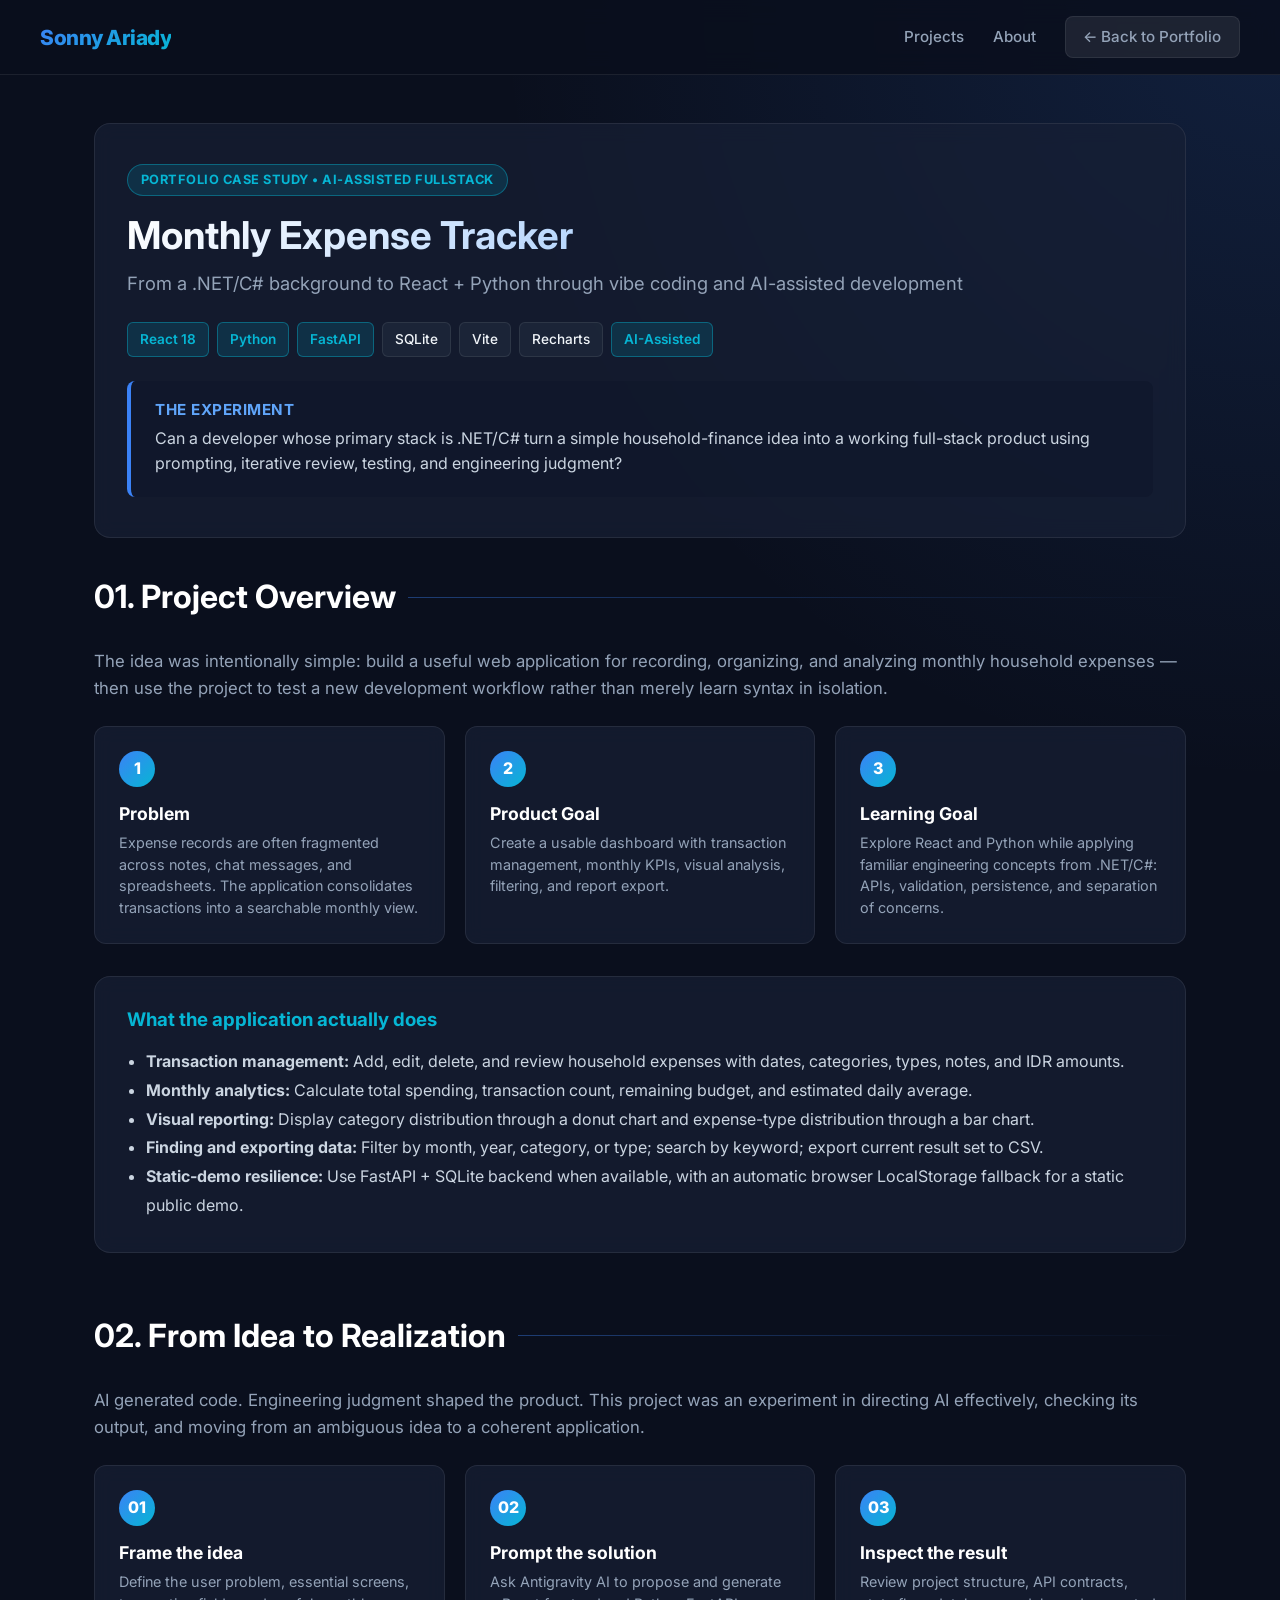
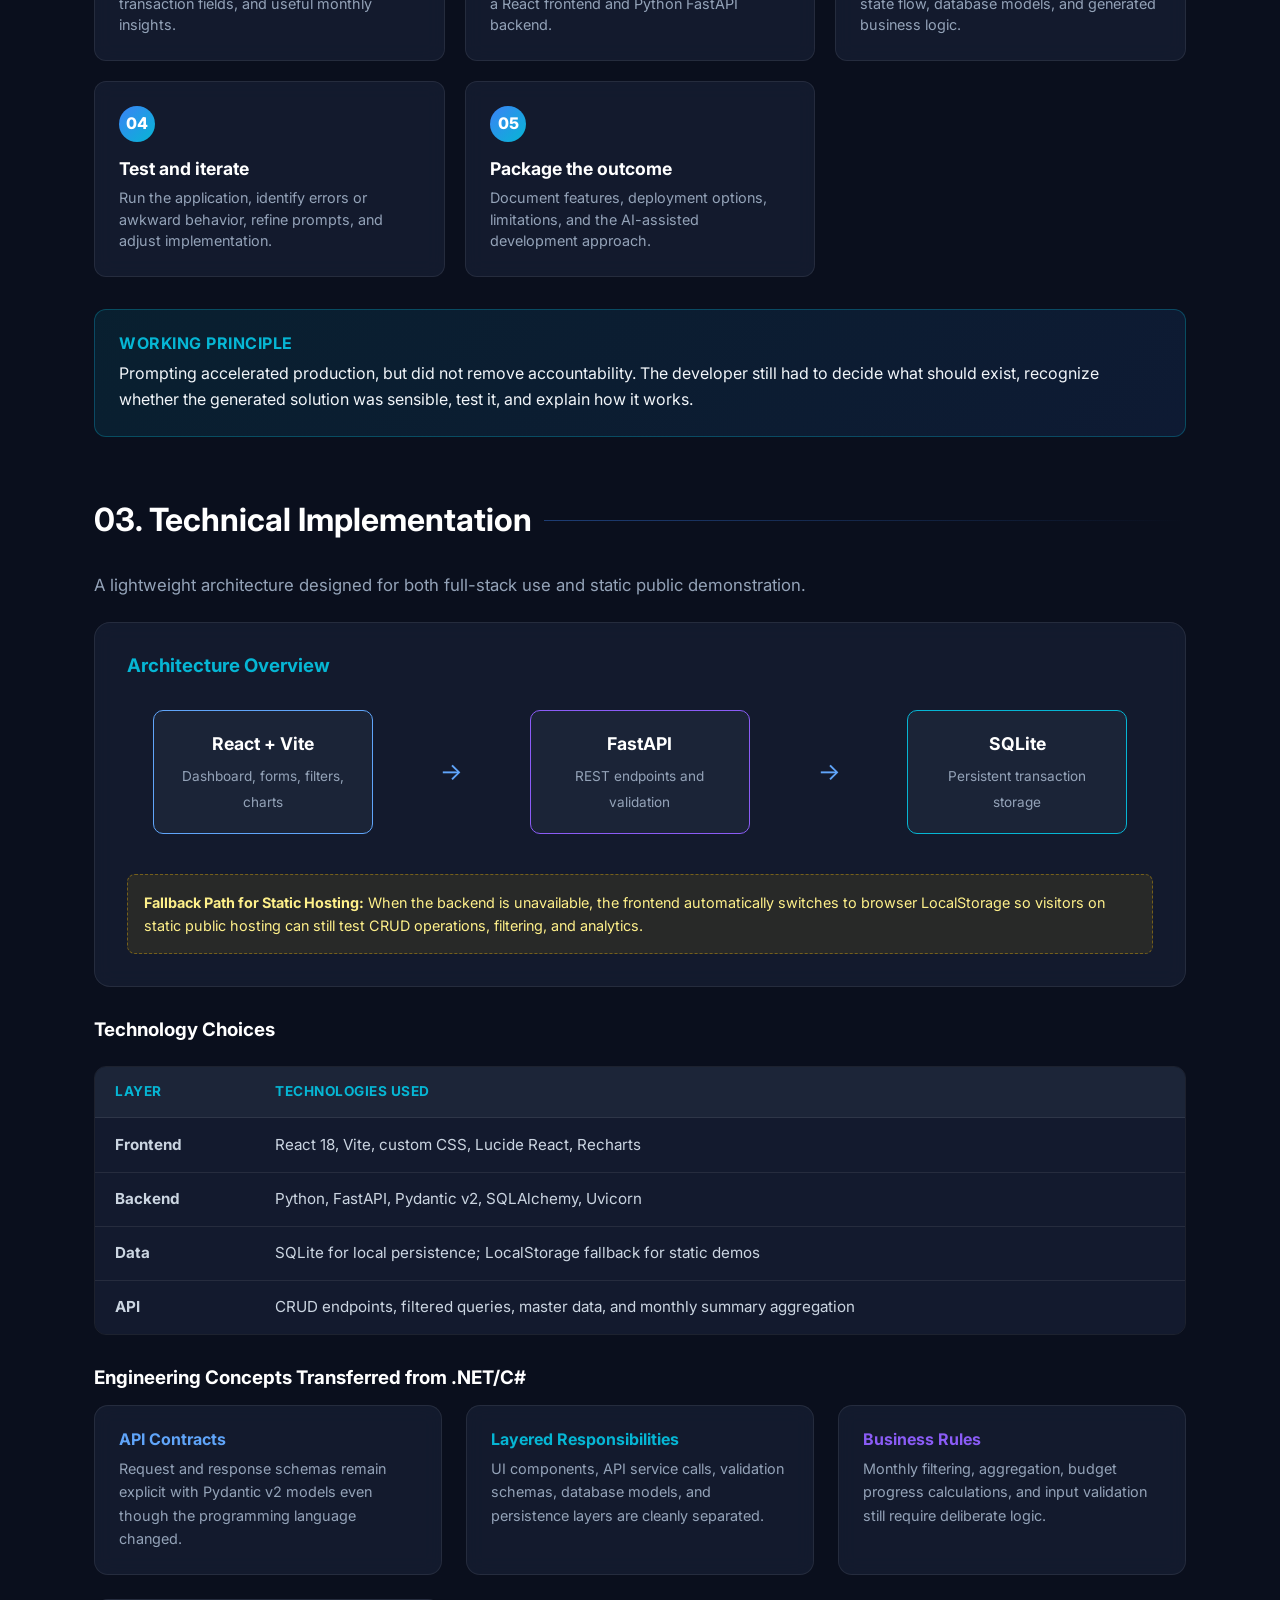
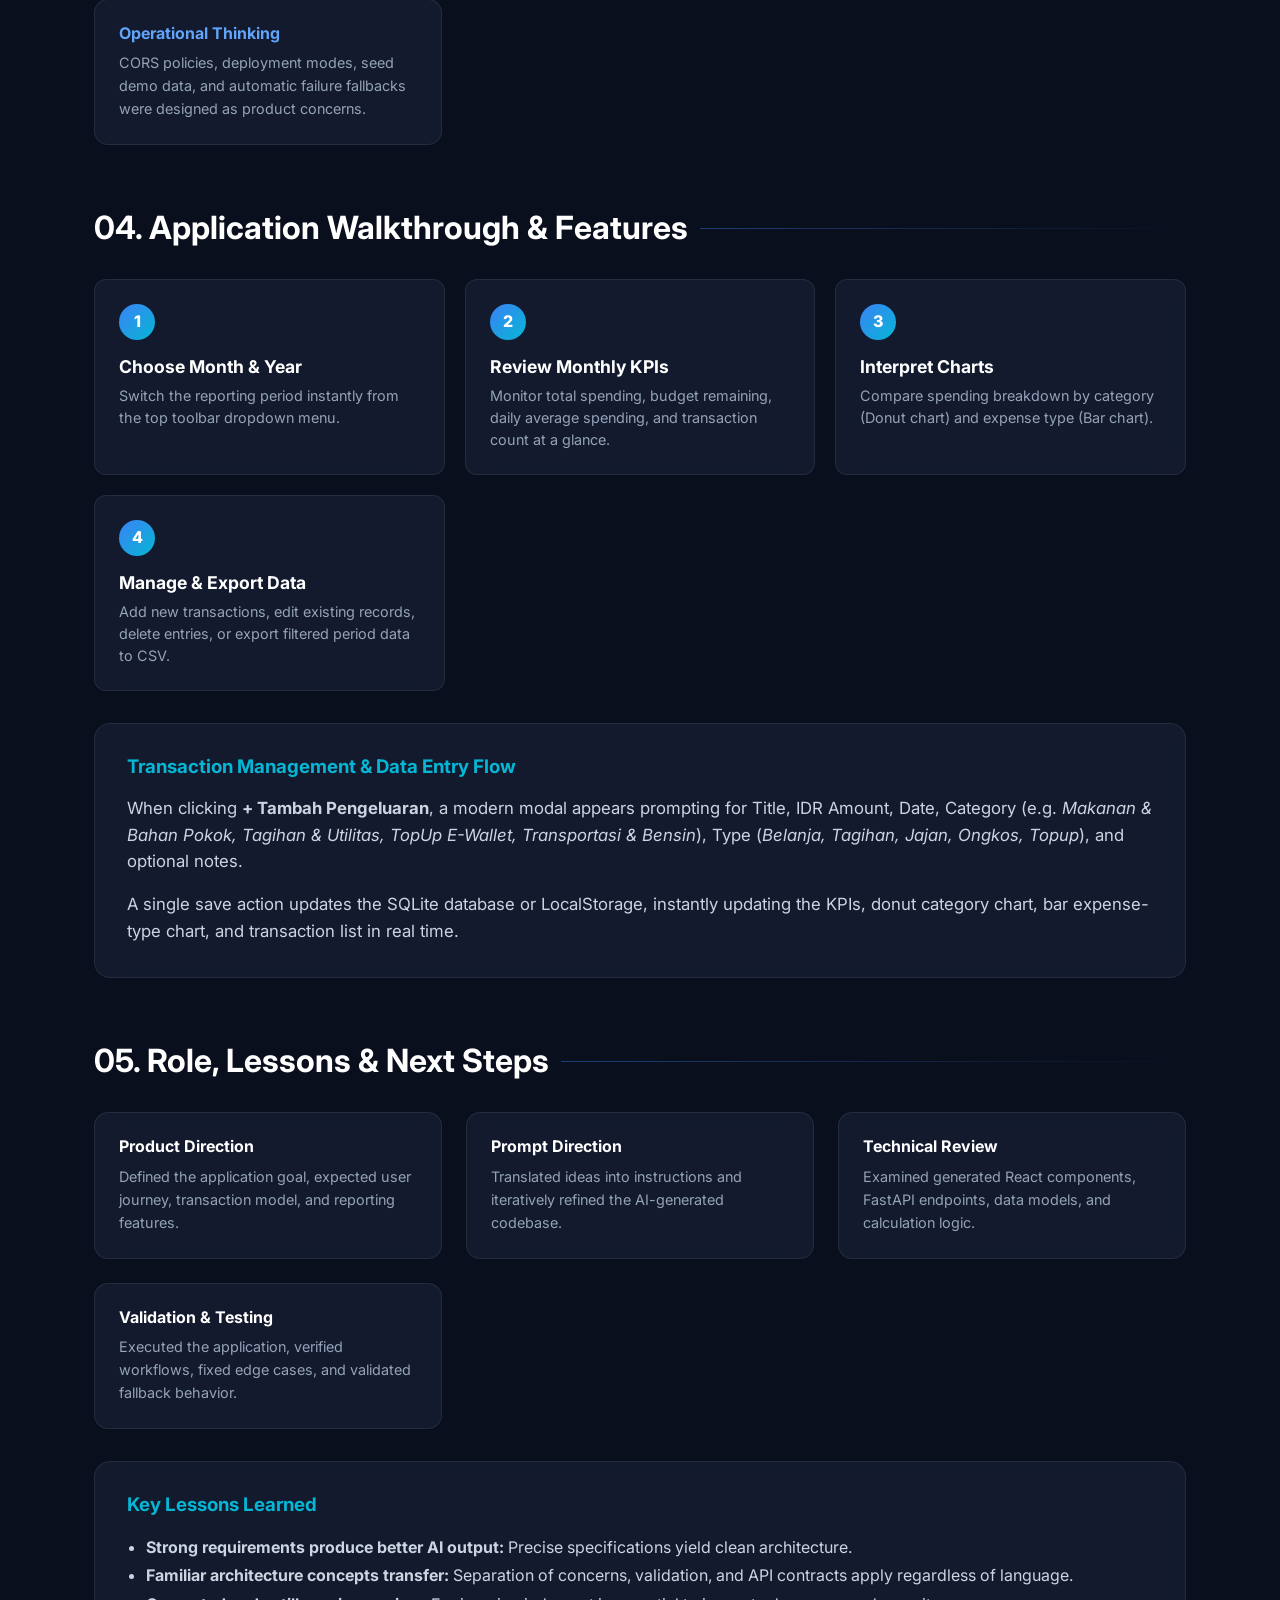
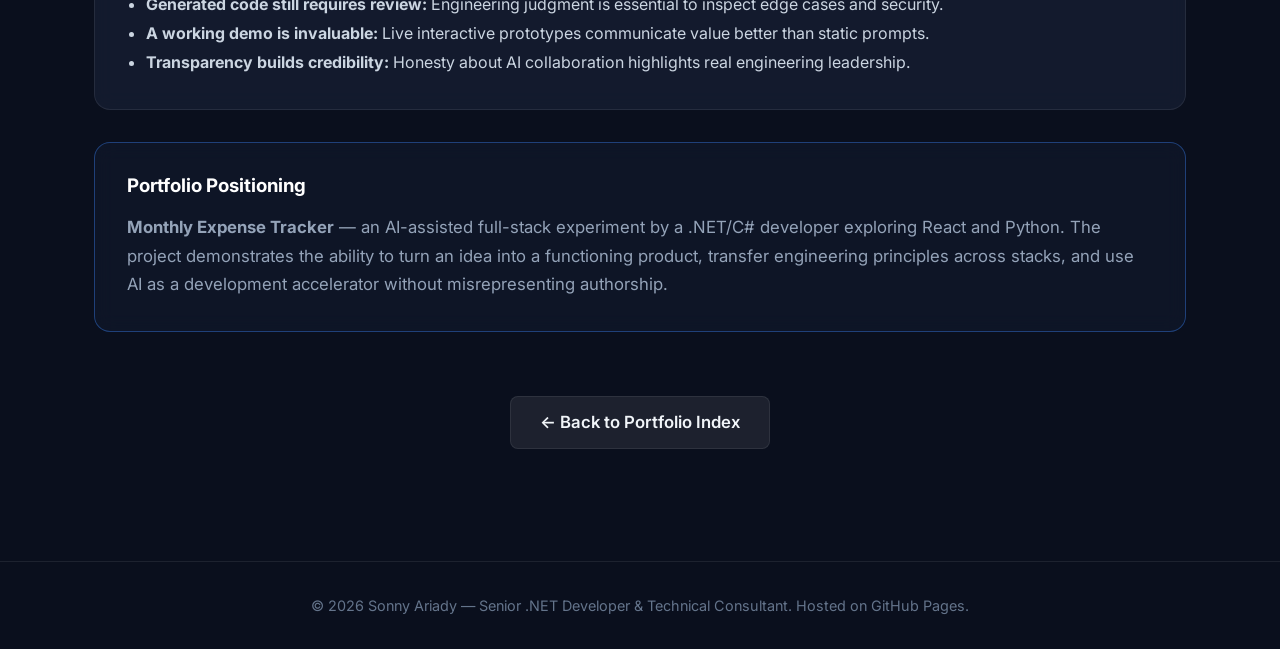
<file: expense-tracker-case-study.html>
<!DOCTYPE html>
<html lang="en">
<head>
  <meta charset="UTF-8">
  <meta name="viewport" content="width=device-width, initial-scale=1.0">
  <title>Monthly Expense Tracker Case Study | Sonny Ariady</title>
  <meta name="description" content="Case Study: Monthly Expense Tracker - From a .NET/C# background to React + Python through vibe coding and AI-assisted development.">
  <link rel="preconnect" href="https://fonts.googleapis.com">
  <link rel="preconnect" href="https://fonts.gstatic.com" crossorigin>
  <link href="https://fonts.googleapis.com/css2?family=Inter:wght@400;500;600;700;800&display=swap" rel="stylesheet">
  <link rel="stylesheet" href="style.css">
</head>
<body>

  <!-- Navigation Bar -->
  <nav class="navbar">
    <div class="nav-container">
      <a href="index.html" class="nav-logo">Sonny Ariady</a>
      <ul class="nav-links">
        <li><a href="index.html#projects">Projects</a></li>
        <li><a href="index.html#about">About</a></li>
        <li><a href="index.html" class="btn-back">&larr; Back to Portfolio</a></li>
      </ul>
    </div>
  </nav>

  <main class="container">
    
    <!-- Hero Header -->
    <header class="case-study-hero">
      <span class="case-study-badge">Portfolio Case Study &bull; AI-Assisted Fullstack</span>
      <h1>Monthly Expense Tracker</h1>
      <p class="case-study-subtitle">
        From a .NET/C# background to React + Python through vibe coding and AI-assisted development
      </p>

      <div class="tag-cloud" style="margin-bottom: 1.5rem;">
        <span class="tag highlight">React 18</span>
        <span class="tag highlight">Python</span>
        <span class="tag highlight">FastAPI</span>
        <span class="tag">SQLite</span>
        <span class="tag">Vite</span>
        <span class="tag">Recharts</span>
        <span class="tag highlight">AI-Assisted</span>
      </div>

      <div class="case-study-experiment-box">
        <h4>The Experiment</h4>
        <p>
          Can a developer whose primary stack is .NET/C# turn a simple household-finance idea into a working full-stack product using prompting, iterative review, testing, and engineering judgment?
        </p>
      </div>
    </header>

    <!-- Section 01: Project Overview -->
    <section style="margin-bottom: 4rem;">
      <h2 class="section-title">01. Project Overview</h2>
      <p style="color: var(--text-muted); font-size: 1.05rem; margin-bottom: 1.5rem;">
        The idea was intentionally simple: build a useful web application for recording, organizing, and analyzing monthly household expenses &mdash; then use the project to test a new development workflow rather than merely learn syntax in isolation.
      </p>

      <div class="workflow-steps-grid">
        <div class="step-card">
          <div class="step-number">1</div>
          <h4>Problem</h4>
          <p>Expense records are often fragmented across notes, chat messages, and spreadsheets. The application consolidates transactions into a searchable monthly view.</p>
        </div>

        <div class="step-card">
          <div class="step-number">2</div>
          <h4>Product Goal</h4>
          <p>Create a usable dashboard with transaction management, monthly KPIs, visual analysis, filtering, and report export.</p>
        </div>

        <div class="step-card">
          <div class="step-number">3</div>
          <h4>Learning Goal</h4>
          <p>Explore React and Python while applying familiar engineering concepts from .NET/C#: APIs, validation, persistence, and separation of concerns.</p>
        </div>
      </div>

      <div class="about-card" style="margin-top: 2rem;">
        <h3 style="color: var(--accent-cyan); margin-bottom: 1rem;">What the application actually does</h3>
        <ul style="padding-left: 1.2rem; color: #cbd5e1; line-height: 1.8;">
          <li><strong>Transaction management:</strong> Add, edit, delete, and review household expenses with dates, categories, types, notes, and IDR amounts.</li>
          <li><strong>Monthly analytics:</strong> Calculate total spending, transaction count, remaining budget, and estimated daily average.</li>
          <li><strong>Visual reporting:</strong> Display category distribution through a donut chart and expense-type distribution through a bar chart.</li>
          <li><strong>Finding and exporting data:</strong> Filter by month, year, category, or type; search by keyword; export current result set to CSV.</li>
          <li><strong>Static-demo resilience:</strong> Use FastAPI + SQLite backend when available, with an automatic browser LocalStorage fallback for a static public demo.</li>
        </ul>
      </div>
    </section>

    <!-- Section 02: From Idea to Realization -->
    <section style="margin-bottom: 4rem;">
      <h2 class="section-title">02. From Idea to Realization</h2>
      <p style="color: var(--text-muted); font-size: 1.05rem; margin-bottom: 1.5rem;">
        AI generated code. Engineering judgment shaped the product. This project was an experiment in directing AI effectively, checking its output, and moving from an ambiguous idea to a coherent application.
      </p>

      <div class="workflow-steps-grid">
        <div class="step-card">
          <div class="step-number">01</div>
          <h4>Frame the idea</h4>
          <p>Define the user problem, essential screens, transaction fields, and useful monthly insights.</p>
        </div>
        <div class="step-card">
          <div class="step-number">02</div>
          <h4>Prompt the solution</h4>
          <p>Ask Antigravity AI to propose and generate a React frontend and Python FastAPI backend.</p>
        </div>
        <div class="step-card">
          <div class="step-number">03</div>
          <h4>Inspect the result</h4>
          <p>Review project structure, API contracts, state flow, database models, and generated business logic.</p>
        </div>
        <div class="step-card">
          <div class="step-number">04</div>
          <h4>Test and iterate</h4>
          <p>Run the application, identify errors or awkward behavior, refine prompts, and adjust implementation.</p>
        </div>
        <div class="step-card">
          <div class="step-number">05</div>
          <h4>Package the outcome</h4>
          <p>Document features, deployment options, limitations, and the AI-assisted development approach.</p>
        </div>
      </div>

      <div class="principle-banner">
        <h4>Working Principle</h4>
        <p>
          Prompting accelerated production, but did not remove accountability. The developer still had to decide what should exist, recognize whether the generated solution was sensible, test it, and explain how it works.
        </p>
      </div>
    </section>

    <!-- Section 03: Technical Implementation -->
    <section style="margin-bottom: 4rem;">
      <h2 class="section-title">03. Technical Implementation</h2>
      <p style="color: var(--text-muted); font-size: 1.05rem; margin-bottom: 1.5rem;">
        A lightweight architecture designed for both full-stack use and static public demonstration.
      </p>

      <div class="about-card" style="margin-bottom: 2rem;">
        <h3 style="color: var(--accent-cyan); margin-bottom: 1rem;">Architecture Overview</h3>
        <div style="display: flex; gap: 1rem; flex-wrap: wrap; align-items: center; justify-content: space-around; padding: 1rem 0; text-align: center;">
          <div style="background: rgba(30, 41, 59, 0.8); border: 1px solid var(--primary-light); padding: 1.2rem; border-radius: 10px; width: 220px;">
            <strong style="color: #fff; display: block; font-size: 1.1rem; margin-bottom: 0.3rem;">React + Vite</strong>
            <span style="font-size: 0.85rem; color: var(--text-muted);">Dashboard, forms, filters, charts</span>
          </div>
          <div style="color: var(--primary-light); font-size: 1.5rem;">&rarr;</div>
          <div style="background: rgba(30, 41, 59, 0.8); border: 1px solid var(--accent-purple); padding: 1.2rem; border-radius: 10px; width: 220px;">
            <strong style="color: #fff; display: block; font-size: 1.1rem; margin-bottom: 0.3rem;">FastAPI</strong>
            <span style="font-size: 0.85rem; color: var(--text-muted);">REST endpoints and validation</span>
          </div>
          <div style="color: var(--primary-light); font-size: 1.5rem;">&rarr;</div>
          <div style="background: rgba(30, 41, 59, 0.8); border: 1px solid var(--accent-cyan); padding: 1.2rem; border-radius: 10px; width: 220px;">
            <strong style="color: #fff; display: block; font-size: 1.1rem; margin-bottom: 0.3rem;">SQLite</strong>
            <span style="font-size: 0.85rem; color: var(--text-muted);">Persistent transaction storage</span>
          </div>
        </div>

        <div style="background: rgba(234, 179, 8, 0.1); border: 1px dashed rgba(234, 179, 8, 0.4); border-radius: 8px; padding: 1rem; margin-top: 1.5rem; color: #fef08a; font-size: 0.9rem;">
          <strong>Fallback Path for Static Hosting:</strong> When the backend is unavailable, the frontend automatically switches to browser LocalStorage so visitors on static public hosting can still test CRUD operations, filtering, and analytics.
        </div>
      </div>

      <h3 style="color: #fff; margin-bottom: 1rem;">Technology Choices</h3>
      <div class="data-table-container">
        <table class="data-table">
          <thead>
            <tr>
              <th>Layer</th>
              <th>Technologies Used</th>
            </tr>
          </thead>
          <tbody>
            <tr>
              <td><strong>Frontend</strong></td>
              <td>React 18, Vite, custom CSS, Lucide React, Recharts</td>
            </tr>
            <tr>
              <td><strong>Backend</strong></td>
              <td>Python, FastAPI, Pydantic v2, SQLAlchemy, Uvicorn</td>
            </tr>
            <tr>
              <td><strong>Data</strong></td>
              <td>SQLite for local persistence; LocalStorage fallback for static demos</td>
            </tr>
            <tr>
              <td><strong>API</strong></td>
              <td>CRUD endpoints, filtered queries, master data, and monthly summary aggregation</td>
            </tr>
          </tbody>
        </table>
      </div>

      <h3 style="color: #fff; margin-top: 2rem; margin-bottom: 1rem;">Engineering Concepts Transferred from .NET/C#</h3>
      <div class="skills-grid">
        <div class="skill-category">
          <h4 style="color: var(--primary-light); margin-bottom: 0.5rem;">API Contracts</h4>
          <p style="color: var(--text-muted); font-size: 0.9rem;">Request and response schemas remain explicit with Pydantic v2 models even though the programming language changed.</p>
        </div>
        <div class="skill-category">
          <h4 style="color: var(--accent-cyan); margin-bottom: 0.5rem;">Layered Responsibilities</h4>
          <p style="color: var(--text-muted); font-size: 0.9rem;">UI components, API service calls, validation schemas, database models, and persistence layers are cleanly separated.</p>
        </div>
        <div class="skill-category">
          <h4 style="color: var(--accent-purple); margin-bottom: 0.5rem;">Business Rules</h4>
          <p style="color: var(--text-muted); font-size: 0.9rem;">Monthly filtering, aggregation, budget progress calculations, and input validation still require deliberate logic.</p>
        </div>
        <div class="skill-category">
          <h4 style="color: var(--primary-light); margin-bottom: 0.5rem;">Operational Thinking</h4>
          <p style="color: var(--text-muted); font-size: 0.9rem;">CORS policies, deployment modes, seed demo data, and automatic failure fallbacks were designed as product concerns.</p>
        </div>
      </div>
    </section>

    <!-- Section 04 & 05: Application Walkthrough & Features -->
    <section style="margin-bottom: 4rem;">
      <h2 class="section-title">04. Application Walkthrough &amp; Features</h2>
      
      <div class="workflow-steps-grid">
        <div class="step-card">
          <div class="step-number">1</div>
          <h4>Choose Month &amp; Year</h4>
          <p>Switch the reporting period instantly from the top toolbar dropdown menu.</p>
        </div>
        <div class="step-card">
          <div class="step-number">2</div>
          <h4>Review Monthly KPIs</h4>
          <p>Monitor total spending, budget remaining, daily average spending, and transaction count at a glance.</p>
        </div>
        <div class="step-card">
          <div class="step-number">3</div>
          <h4>Interpret Charts</h4>
          <p>Compare spending breakdown by category (Donut chart) and expense type (Bar chart).</p>
        </div>
        <div class="step-card">
          <div class="step-number">4</div>
          <h4>Manage &amp; Export Data</h4>
          <p>Add new transactions, edit existing records, delete entries, or export filtered period data to CSV.</p>
        </div>
      </div>

      <div class="about-card" style="margin-top: 2rem;">
        <h3 style="color: var(--accent-cyan); margin-bottom: 1rem;">Transaction Management &amp; Data Entry Flow</h3>
        <p style="color: #cbd5e1; margin-bottom: 1rem;">
          When clicking <strong>+ Tambah Pengeluaran</strong>, a modern modal appears prompting for Title, IDR Amount, Date, Category (e.g. <em>Makanan &amp; Bahan Pokok, Tagihan &amp; Utilitas, TopUp E-Wallet, Transportasi &amp; Bensin</em>), Type (<em>Belanja, Tagihan, Jajan, Ongkos, Topup</em>), and optional notes.
        </p>
        <p style="color: #cbd5e1;">
          A single save action updates the SQLite database or LocalStorage, instantly updating the KPIs, donut category chart, bar expense-type chart, and transaction list in real time.
        </p>
      </div>
    </section>

    <!-- Section 07: Role, Lessons & Next Steps -->
    <section style="margin-bottom: 4rem;">
      <h2 class="section-title">05. Role, Lessons &amp; Next Steps</h2>

      <div class="skills-grid" style="margin-bottom: 2rem;">
        <div class="skill-category">
          <h4 style="color: #fff; margin-bottom: 0.5rem;">Product Direction</h4>
          <p style="color: var(--text-muted); font-size: 0.9rem;">Defined the application goal, expected user journey, transaction model, and reporting features.</p>
        </div>
        <div class="skill-category">
          <h4 style="color: #fff; margin-bottom: 0.5rem;">Prompt Direction</h4>
          <p style="color: var(--text-muted); font-size: 0.9rem;">Translated ideas into instructions and iteratively refined the AI-generated codebase.</p>
        </div>
        <div class="skill-category">
          <h4 style="color: #fff; margin-bottom: 0.5rem;">Technical Review</h4>
          <p style="color: var(--text-muted); font-size: 0.9rem;">Examined generated React components, FastAPI endpoints, data models, and calculation logic.</p>
        </div>
        <div class="skill-category">
          <h4 style="color: #fff; margin-bottom: 0.5rem;">Validation &amp; Testing</h4>
          <p style="color: var(--text-muted); font-size: 0.9rem;">Executed the application, verified workflows, fixed edge cases, and validated fallback behavior.</p>
        </div>
      </div>

      <div class="about-card" style="margin-bottom: 2rem;">
        <h3 style="color: var(--accent-cyan); margin-bottom: 1rem;">Key Lessons Learned</h3>
        <ul style="padding-left: 1.2rem; color: #cbd5e1; line-height: 1.8;">
          <li><strong>Strong requirements produce better AI output:</strong> Precise specifications yield clean architecture.</li>
          <li><strong>Familiar architecture concepts transfer:</strong> Separation of concerns, validation, and API contracts apply regardless of language.</li>
          <li><strong>Generated code still requires review:</strong> Engineering judgment is essential to inspect edge cases and security.</li>
          <li><strong>A working demo is invaluable:</strong> Live interactive prototypes communicate value better than static prompts.</li>
          <li><strong>Transparency builds credibility:</strong> Honesty about AI collaboration highlights real engineering leadership.</li>
        </ul>
      </div>

      <div class="about-card" style="background: rgba(15, 23, 42, 0.8); border: 1px solid var(--glass-border-hover);">
        <h3 style="color: #fff; margin-bottom: 1rem;">Portfolio Positioning</h3>
        <p style="color: var(--text-muted); line-height: 1.7; margin: 0;">
          <strong>Monthly Expense Tracker</strong> &mdash; an AI-assisted full-stack experiment by a .NET/C# developer exploring React and Python. The project demonstrates the ability to turn an idea into a functioning product, transfer engineering principles across stacks, and use AI as a development accelerator without misrepresenting authorship.
        </p>
      </div>

    </section>

    <!-- Bottom Navigation -->
    <div style="text-align: center; margin-top: 3rem;">
      <a href="index.html" class="btn-back" style="font-size: 1.05rem; padding: 0.75rem 1.8rem;">
        &larr; Back to Portfolio Index
      </a>
    </div>

  </main>

  <footer>
    &copy; 2026 Sonny Ariady &mdash; Senior .NET Developer &amp; Technical Consultant. Hosted on GitHub Pages.
  </footer>

</body>
</html>
</file>
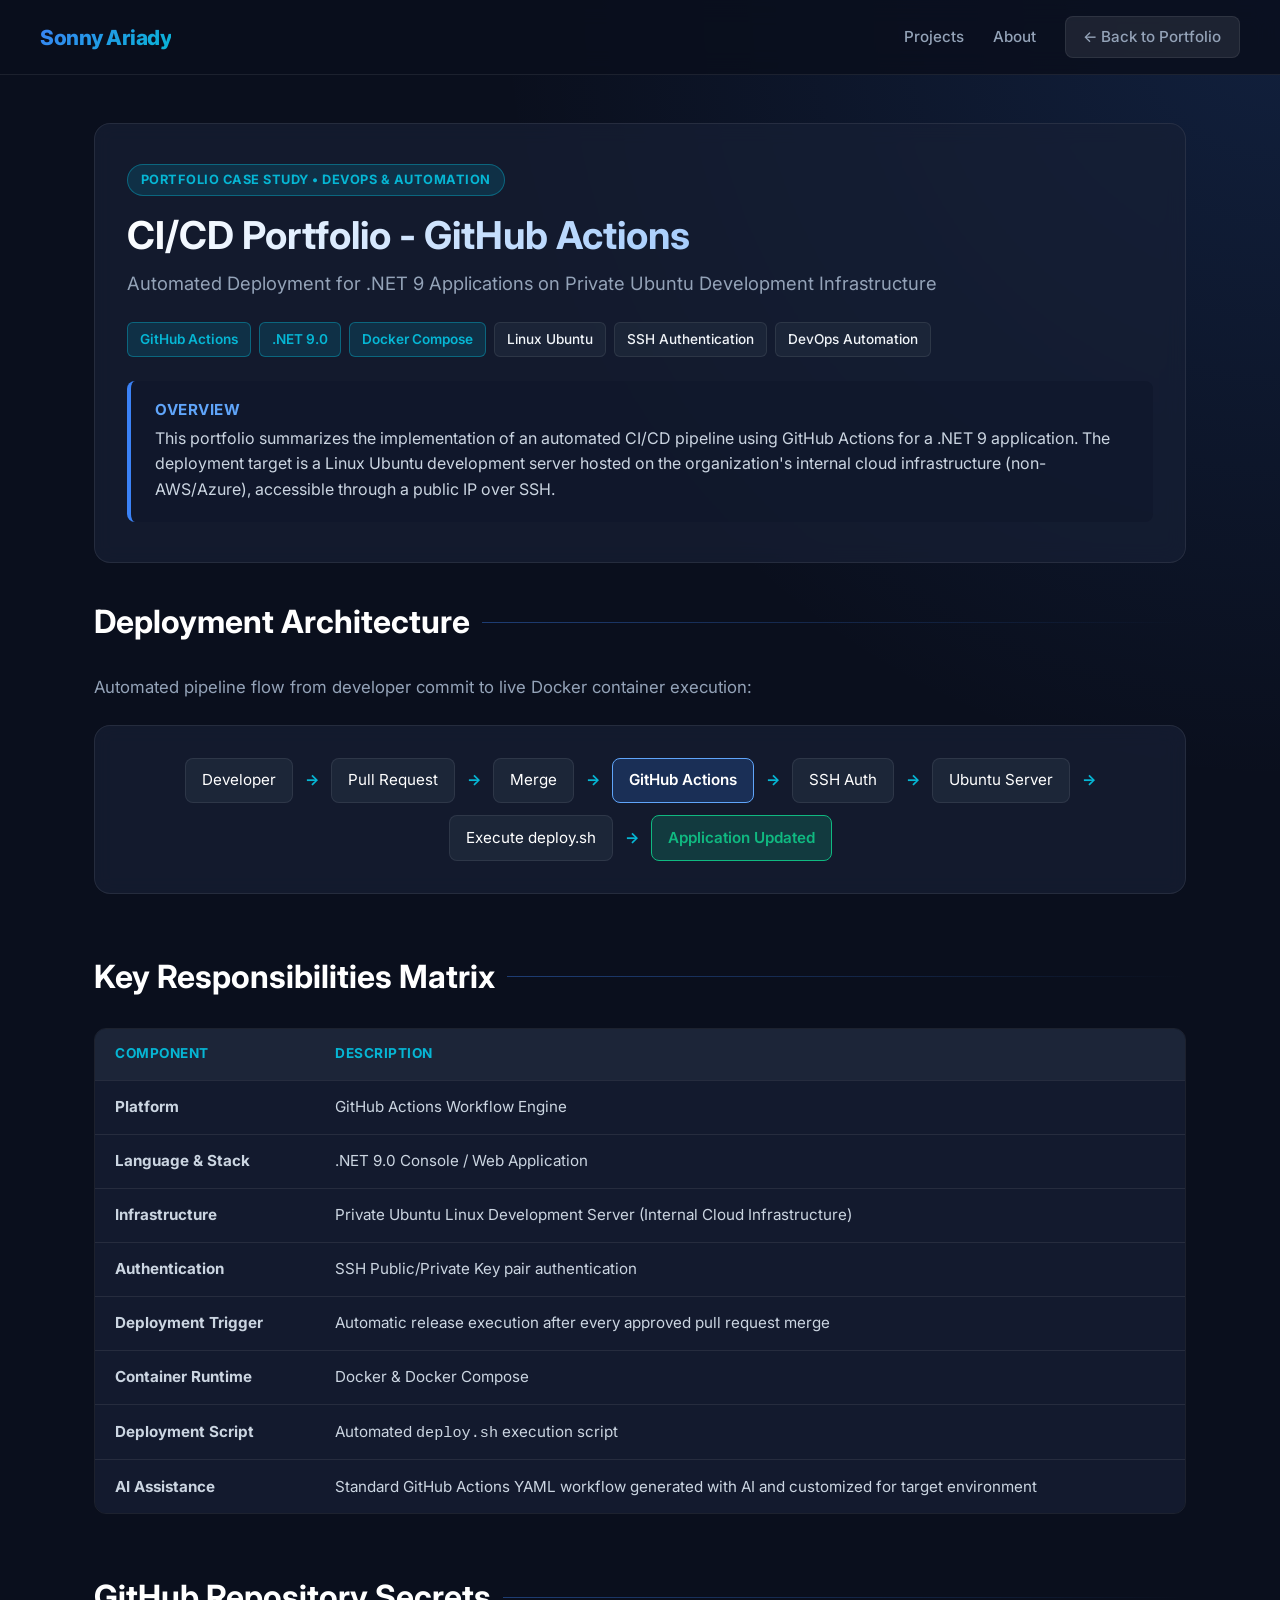
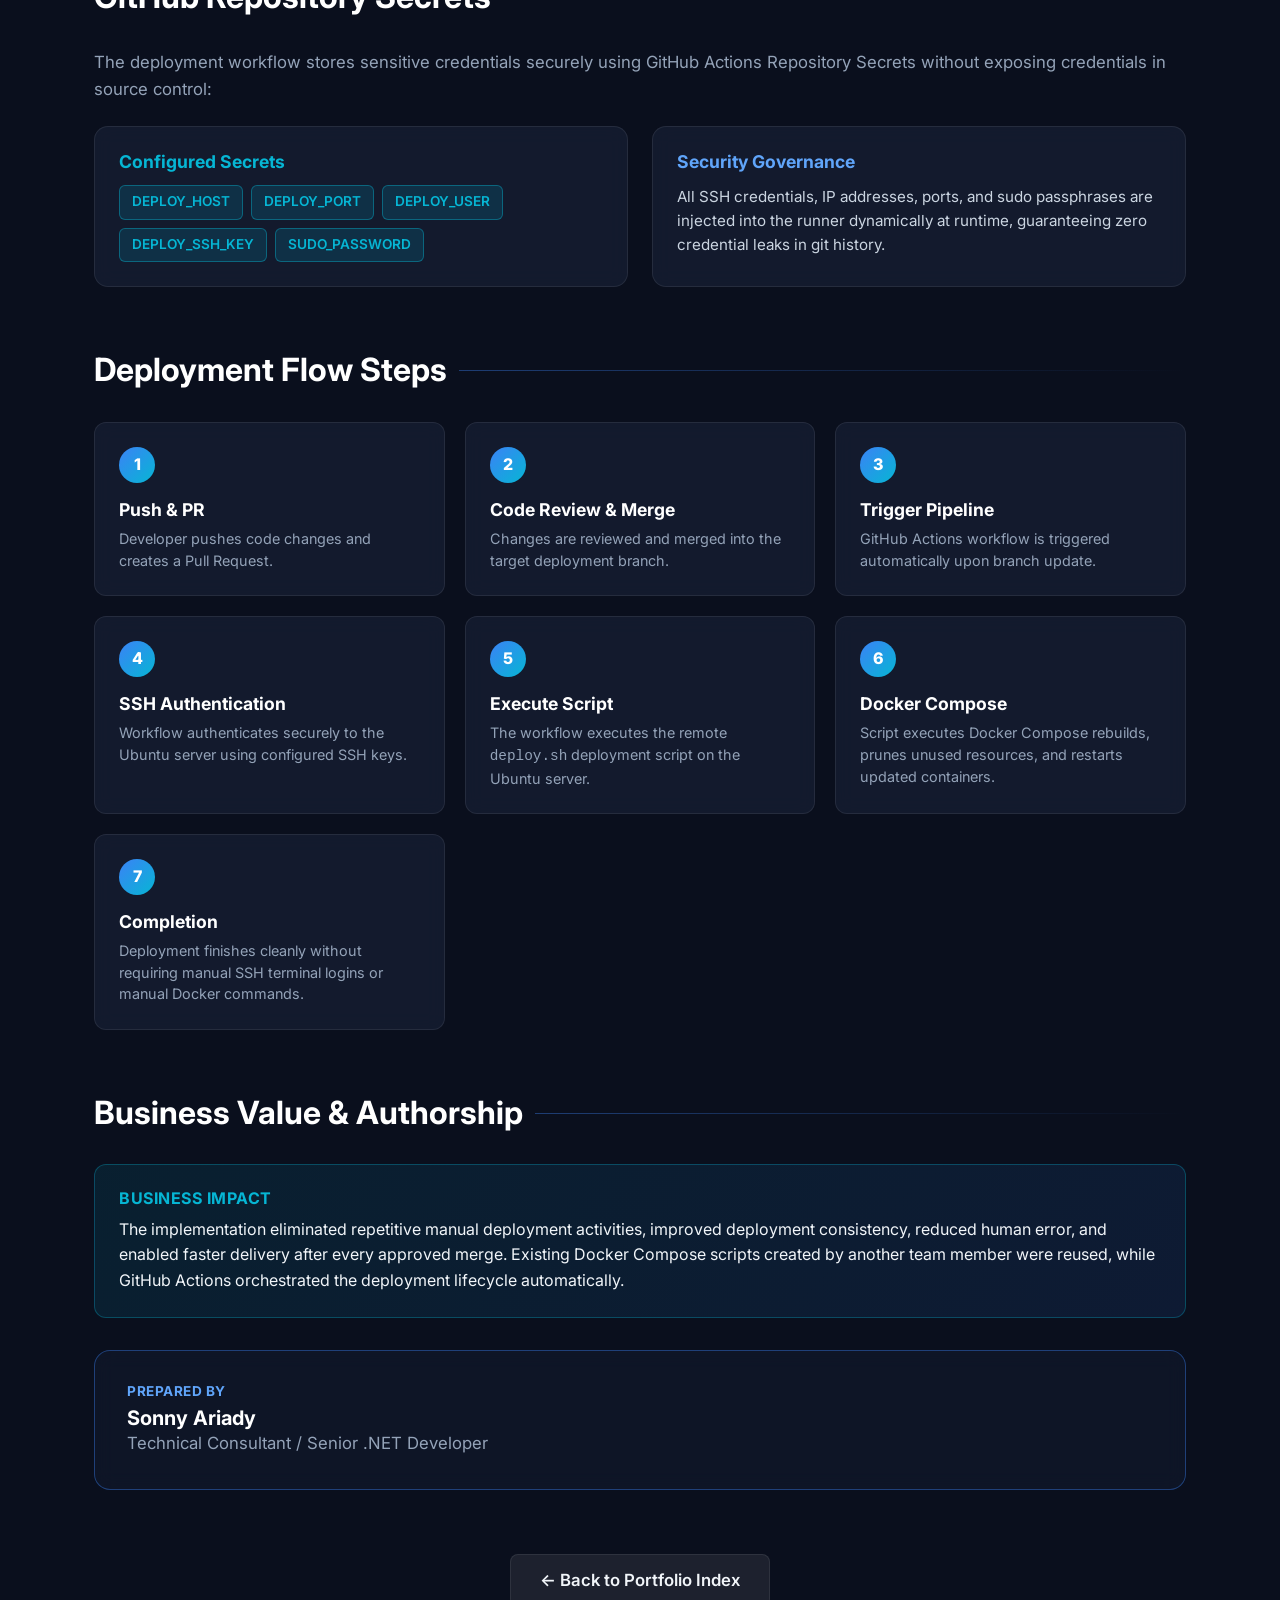
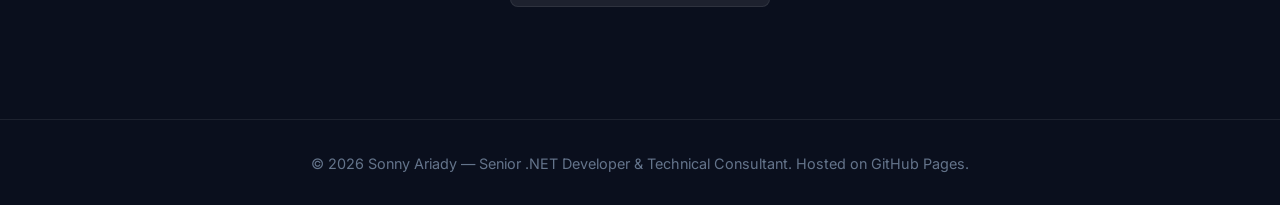
<file: github-actions-cicd.html>
<!DOCTYPE html>
<html lang="en">
<head>
  <meta charset="UTF-8">
  <meta name="viewport" content="width=device-width, initial-scale=1.0">
  <title>CI/CD GitHub Actions Portfolio | Sonny Ariady</title>
  <meta name="description" content="CI/CD Portfolio: Automated Deployment for .NET 9 Applications on Private Ubuntu Infrastructure using GitHub Actions and Docker Compose.">
  <link rel="preconnect" href="https://fonts.googleapis.com">
  <link rel="preconnect" href="https://fonts.gstatic.com" crossorigin>
  <link href="https://fonts.googleapis.com/css2?family=Inter:wght@400;500;600;700;800&display=swap" rel="stylesheet">
  <link rel="stylesheet" href="style.css">
</head>
<body>

  <!-- Navigation Bar -->
  <nav class="navbar">
    <div class="nav-container">
      <a href="index.html" class="nav-logo">Sonny Ariady</a>
      <ul class="nav-links">
        <li><a href="index.html#projects">Projects</a></li>
        <li><a href="index.html#about">About</a></li>
        <li><a href="index.html" class="btn-back">&larr; Back to Portfolio</a></li>
      </ul>
    </div>
  </nav>

  <main class="container">
    
    <!-- Hero Header -->
    <header class="case-study-hero">
      <span class="case-study-badge">Portfolio Case Study &bull; DevOps &amp; Automation</span>
      <h1>CI/CD Portfolio - GitHub Actions</h1>
      <p class="case-study-subtitle">
        Automated Deployment for .NET 9 Applications on Private Ubuntu Development Infrastructure
      </p>

      <div class="tag-cloud" style="margin-bottom: 1.5rem;">
        <span class="tag highlight">GitHub Actions</span>
        <span class="tag highlight">.NET 9.0</span>
        <span class="tag highlight">Docker Compose</span>
        <span class="tag">Linux Ubuntu</span>
        <span class="tag">SSH Authentication</span>
        <span class="tag">DevOps Automation</span>
      </div>

      <div class="case-study-experiment-box">
        <h4>Overview</h4>
        <p>
          This portfolio summarizes the implementation of an automated CI/CD pipeline using GitHub Actions for a .NET 9 application. The deployment target is a Linux Ubuntu development server hosted on the organization's internal cloud infrastructure (non-AWS/Azure), accessible through a public IP over SSH.
        </p>
      </div>
    </header>

    <!-- Architecture Diagram -->
    <section style="margin-bottom: 4rem;">
      <h2 class="section-title">Deployment Architecture</h2>
      <p style="color: var(--text-muted); font-size: 1.05rem; margin-bottom: 1.5rem;">
        Automated pipeline flow from developer commit to live Docker container execution:
      </p>

      <div class="about-card" style="text-align: center; padding: 2rem;">
        <div style="display: flex; gap: 0.75rem; flex-wrap: wrap; align-items: center; justify-content: center; font-size: 0.95rem;">
          <span style="background: rgba(30, 41, 59, 0.9); border: 1px solid var(--glass-border); padding: 0.6rem 1rem; border-radius: 8px; color: #fff;">Developer</span>
          <span style="color: var(--accent-cyan); font-weight: bold;">&rarr;</span>
          <span style="background: rgba(30, 41, 59, 0.9); border: 1px solid var(--glass-border); padding: 0.6rem 1rem; border-radius: 8px; color: #fff;">Pull Request</span>
          <span style="color: var(--accent-cyan); font-weight: bold;">&rarr;</span>
          <span style="background: rgba(30, 41, 59, 0.9); border: 1px solid var(--glass-border); padding: 0.6rem 1rem; border-radius: 8px; color: #fff;">Merge</span>
          <span style="color: var(--accent-cyan); font-weight: bold;">&rarr;</span>
          <span style="background: rgba(59, 130, 246, 0.2); border: 1px solid var(--primary-light); padding: 0.6rem 1rem; border-radius: 8px; color: #fff; font-weight: 600;">GitHub Actions</span>
          <span style="color: var(--accent-cyan); font-weight: bold;">&rarr;</span>
          <span style="background: rgba(30, 41, 59, 0.9); border: 1px solid var(--glass-border); padding: 0.6rem 1rem; border-radius: 8px; color: #fff;">SSH Auth</span>
          <span style="color: var(--accent-cyan); font-weight: bold;">&rarr;</span>
          <span style="background: rgba(30, 41, 59, 0.9); border: 1px solid var(--glass-border); padding: 0.6rem 1rem; border-radius: 8px; color: #fff;">Ubuntu Server</span>
          <span style="color: var(--accent-cyan); font-weight: bold;">&rarr;</span>
          <span style="background: rgba(30, 41, 59, 0.9); border: 1px solid var(--glass-border); padding: 0.6rem 1rem; border-radius: 8px; color: #fff;">Execute deploy.sh</span>
          <span style="color: var(--accent-cyan); font-weight: bold;">&rarr;</span>
          <span style="background: rgba(16, 185, 129, 0.2); border: 1px solid #10b981; padding: 0.6rem 1rem; border-radius: 8px; color: #10b981; font-weight: 600;">Application Updated</span>
        </div>
      </div>
    </section>

    <!-- Key Responsibilities Matrix -->
    <section style="margin-bottom: 4rem;">
      <h2 class="section-title">Key Responsibilities Matrix</h2>

      <div class="data-table-container">
        <table class="data-table">
          <thead>
            <tr>
              <th style="width: 220px;">Component</th>
              <th>Description</th>
            </tr>
          </thead>
          <tbody>
            <tr>
              <td><strong>Platform</strong></td>
              <td>GitHub Actions Workflow Engine</td>
            </tr>
            <tr>
              <td><strong>Language &amp; Stack</strong></td>
              <td>.NET 9.0 Console / Web Application</td>
            </tr>
            <tr>
              <td><strong>Infrastructure</strong></td>
              <td>Private Ubuntu Linux Development Server (Internal Cloud Infrastructure)</td>
            </tr>
            <tr>
              <td><strong>Authentication</strong></td>
              <td>SSH Public/Private Key pair authentication</td>
            </tr>
            <tr>
              <td><strong>Deployment Trigger</strong></td>
              <td>Automatic release execution after every approved pull request merge</td>
            </tr>
            <tr>
              <td><strong>Container Runtime</strong></td>
              <td>Docker &amp; Docker Compose</td>
            </tr>
            <tr>
              <td><strong>Deployment Script</strong></td>
              <td>Automated <code>deploy.sh</code> execution script</td>
            </tr>
            <tr>
              <td><strong>AI Assistance</strong></td>
              <td>Standard GitHub Actions YAML workflow generated with AI and customized for target environment</td>
            </tr>
          </tbody>
        </table>
      </div>
    </section>

    <!-- GitHub Repository Secrets -->
    <section style="margin-bottom: 4rem;">
      <h2 class="section-title">GitHub Repository Secrets</h2>
      <p style="color: var(--text-muted); font-size: 1.05rem; margin-bottom: 1.5rem;">
        The deployment workflow stores sensitive credentials securely using GitHub Actions Repository Secrets without exposing credentials in source control:
      </p>

      <div class="skills-grid">
        <div class="skill-category">
          <h3 style="color: var(--accent-cyan); margin-bottom: 0.75rem;">Configured Secrets</h3>
          <div class="tag-cloud">
            <span class="tag highlight">DEPLOY_HOST</span>
            <span class="tag highlight">DEPLOY_PORT</span>
            <span class="tag highlight">DEPLOY_USER</span>
            <span class="tag highlight">DEPLOY_SSH_KEY</span>
            <span class="tag highlight">SUDO_PASSWORD</span>
          </div>
        </div>

        <div class="skill-category">
          <h3 style="color: var(--primary-light); margin-bottom: 0.75rem;">Security Governance</h3>
          <p style="color: #cbd5e1; font-size: 0.95rem; margin: 0;">
            All SSH credentials, IP addresses, ports, and sudo passphrases are injected into the runner dynamically at runtime, guaranteeing zero credential leaks in git history.
          </p>
        </div>
      </div>
    </section>

    <!-- Deployment Flow -->
    <section style="margin-bottom: 4rem;">
      <h2 class="section-title">Deployment Flow Steps</h2>

      <div class="workflow-steps-grid">
        <div class="step-card">
          <div class="step-number">1</div>
          <h4>Push &amp; PR</h4>
          <p>Developer pushes code changes and creates a Pull Request.</p>
        </div>
        <div class="step-card">
          <div class="step-number">2</div>
          <h4>Code Review &amp; Merge</h4>
          <p>Changes are reviewed and merged into the target deployment branch.</p>
        </div>
        <div class="step-card">
          <div class="step-number">3</div>
          <h4>Trigger Pipeline</h4>
          <p>GitHub Actions workflow is triggered automatically upon branch update.</p>
        </div>
        <div class="step-card">
          <div class="step-number">4</div>
          <h4>SSH Authentication</h4>
          <p>Workflow authenticates securely to the Ubuntu server using configured SSH keys.</p>
        </div>
        <div class="step-card">
          <div class="step-number">5</div>
          <h4>Execute Script</h4>
          <p>The workflow executes the remote <code>deploy.sh</code> deployment script on the Ubuntu server.</p>
        </div>
        <div class="step-card">
          <div class="step-number">6</div>
          <h4>Docker Compose</h4>
          <p>Script executes Docker Compose rebuilds, prunes unused resources, and restarts updated containers.</p>
        </div>
        <div class="step-card">
          <div class="step-number">7</div>
          <h4>Completion</h4>
          <p>Deployment finishes cleanly without requiring manual SSH terminal logins or manual Docker commands.</p>
        </div>
      </div>
    </section>

    <!-- Business Value & Authorship -->
    <section style="margin-bottom: 4rem;">
      <h2 class="section-title">Business Value &amp; Authorship</h2>

      <div class="principle-banner" style="margin-bottom: 2rem;">
        <h4>Business Impact</h4>
        <p>
          The implementation eliminated repetitive manual deployment activities, improved deployment consistency, reduced human error, and enabled faster delivery after every approved merge. Existing Docker Compose scripts created by another team member were reused, while GitHub Actions orchestrated the deployment lifecycle automatically.
        </p>
      </div>

      <div class="about-card" style="background: rgba(15, 23, 42, 0.8); border: 1px solid var(--glass-border-hover);">
        <h4 style="color: var(--primary-light); text-transform: uppercase; font-size: 0.85rem; letter-spacing: 0.5px; margin-bottom: 0.4rem;">Prepared By</h4>
        <h3 style="color: #fff; font-size: 1.25rem;">Sonny Ariady</h3>
        <p style="color: var(--text-muted); margin: 0;">Technical Consultant / Senior .NET Developer</p>
      </div>
    </section>

    <!-- Bottom Navigation -->
    <div style="text-align: center; margin-top: 3rem;">
      <a href="index.html" class="btn-back" style="font-size: 1.05rem; padding: 0.75rem 1.8rem;">
        &larr; Back to Portfolio Index
      </a>
    </div>

  </main>

  <footer>
    &copy; 2026 Sonny Ariady &mdash; Senior .NET Developer &amp; Technical Consultant. Hosted on GitHub Pages.
  </footer>

</body>
</html>
</file>
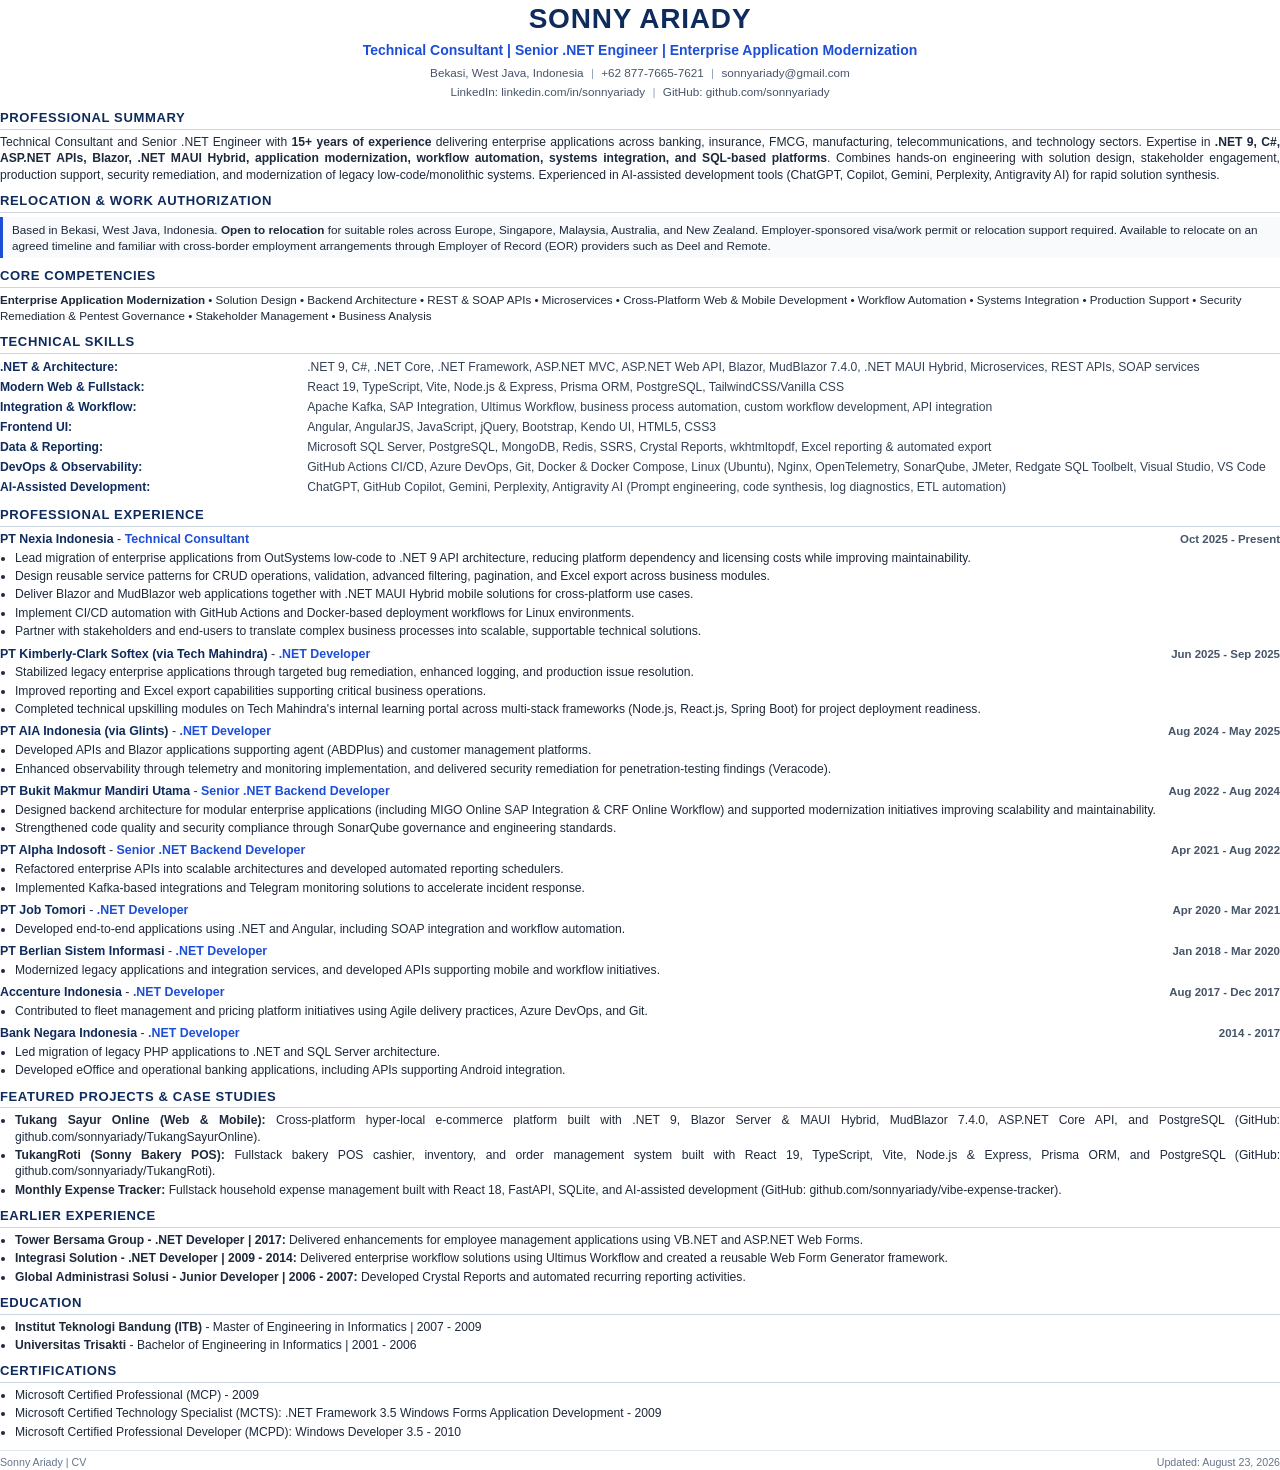
<file: scratch/cv_international.html>
<!DOCTYPE html>
<html lang="en">
<head>
<meta charset="UTF-8">
<title>Sonny Ariady - International CV</title>
<style>
  @page {
    size: A4;
    margin: 11mm 14mm 11mm 14mm;
  }
  * {
    box-sizing: border-box;
    margin: 0;
    padding: 0;
  }
  body {
    font-family: 'Segoe UI', Arial, Helvetica, sans-serif;
    font-size: 9.1pt;
    line-height: 1.35;
    color: #1e293b;
    background-color: #ffffff;
  }
  .header {
    text-align: center;
    margin-bottom: 10px;
  }
  .name {
    font-size: 21pt;
    font-weight: 800;
    color: #0f2b5c;
    letter-spacing: 0.8px;
    margin-bottom: 3px;
    text-transform: uppercase;
  }
  .title {
    font-size: 10.5pt;
    font-weight: 700;
    color: #1d4ed8;
    margin-bottom: 5px;
  }
  .contact-info {
    font-size: 8.8pt;
    color: #475569;
    margin-bottom: 3px;
  }
  .sep {
    color: #94a3b8;
    margin: 0 4px;
  }

  .section-title {
    font-size: 9.8pt;
    font-weight: 800;
    color: #0f2b5c;
    text-transform: uppercase;
    letter-spacing: 0.6px;
    border-bottom: 1px solid #cbd5e1;
    padding-bottom: 2px;
    margin-top: 9px;
    margin-bottom: 4px;
  }

  p {
    text-align: justify;
    margin-bottom: 3px;
  }

  .relocation-box {
    background-color: #f8fafc;
    border-left: 3px solid #1d4ed8;
    padding: 5px 9px;
    margin-bottom: 4px;
    font-size: 8.8pt;
  }

  .competencies-text {
    font-size: 8.7pt;
    color: #1e293b;
    line-height: 1.38;
    margin-bottom: 3px;
  }

  .skills-table {
    width: 100%;
    border-collapse: collapse;
    margin-bottom: 3px;
  }
  .skills-table td {
    padding: 1.8px 0;
    vertical-align: top;
  }
  .skills-label {
    font-weight: 700;
    color: #0f2b5c;
    width: 24%;
    padding-right: 6px;
  }
  .skills-val {
    color: #334155;
    width: 76%;
  }

  .exp-item {
    margin-bottom: 6px;
    page-break-inside: avoid;
  }
  .exp-header {
    display: flex;
    justify-content: space-between;
    align-items: baseline;
    margin-bottom: 2px;
  }
  .exp-company-role {
    font-size: 9.3pt;
  }
  .exp-company {
    font-weight: 700;
    color: #0f2b5c;
  }
  .exp-role {
    font-weight: 700;
    color: #1d4ed8;
  }
  .exp-date {
    font-size: 8.6pt;
    font-weight: 700;
    color: #475569;
    white-space: nowrap;
  }
  
  ul.bullets {
    list-style-type: disc;
    margin-left: 15px;
    margin-top: 2px;
  }
  ul.bullets li {
    margin-bottom: 2px;
    text-align: justify;
  }

  .footer {
    display: flex;
    justify-content: space-between;
    margin-top: 10px;
    font-size: 8pt;
    color: #64748b;
    border-top: 1px solid #e2e8f0;
    padding-top: 4px;
  }
</style>
</head>
<body>

  <!-- HEADER -->
  <div class="header">
    <div class="name">SONNY ARIADY</div>
    <div class="title">Technical Consultant | Senior .NET Engineer | Enterprise Application Modernization</div>
    <div class="contact-info">
      Bekasi, West Java, Indonesia <span class="sep">|</span> +62 877-7665-7621 <span class="sep">|</span> sonnyariady@gmail.com
    </div>
    <div class="contact-info">
      LinkedIn: linkedin.com/in/sonnyariady <span class="sep">|</span> GitHub: github.com/sonnyariady
    </div>
  </div>

  <!-- PROFESSIONAL SUMMARY -->
  <div class="section-title">Professional Summary</div>
  <p>
    Technical Consultant and Senior .NET Engineer with <strong>15+ years of experience</strong> delivering enterprise applications across banking, insurance, FMCG, manufacturing, telecommunications, and technology sectors. Expertise in <strong>.NET 9, C#, ASP.NET APIs, Blazor, .NET MAUI Hybrid, application modernization, workflow automation, systems integration, and SQL-based platforms</strong>. Combines hands-on engineering with solution design, stakeholder engagement, production support, security remediation, and modernization of legacy low-code/monolithic systems. Experienced in AI-assisted development tools (ChatGPT, Copilot, Gemini, Perplexity, Antigravity AI) for rapid solution synthesis.
  </p>

  <!-- RELOCATION & WORK AUTHORIZATION -->
  <div class="section-title">Relocation & Work Authorization</div>
  <div class="relocation-box">
    Based in Bekasi, West Java, Indonesia. <strong>Open to relocation</strong> for suitable roles across Europe, Singapore, Malaysia, Australia, and New Zealand. Employer-sponsored visa/work permit or relocation support required. Available to relocate on an agreed timeline and familiar with cross-border employment arrangements through Employer of Record (EOR) providers such as Deel and Remote.
  </div>

  <!-- CORE COMPETENCIES -->
  <div class="section-title">Core Competencies</div>
  <div class="competencies-text">
    <strong>Enterprise Application Modernization</strong> &bull; Solution Design &bull; Backend Architecture &bull; REST & SOAP APIs &bull; Microservices &bull; Cross-Platform Web & Mobile Development &bull; Workflow Automation &bull; Systems Integration &bull; Production Support &bull; Security Remediation & Pentest Governance &bull; Stakeholder Management &bull; Business Analysis
  </div>

  <!-- TECHNICAL SKILLS -->
  <div class="section-title">Technical Skills</div>
  <table class="skills-table">
    <tr>
      <td class="skills-label">.NET & Architecture:</td>
      <td class="skills-val">.NET 9, C#, .NET Core, .NET Framework, ASP.NET MVC, ASP.NET Web API, Blazor, MudBlazor 7.4.0, .NET MAUI Hybrid, Microservices, REST APIs, SOAP services</td>
    </tr>
    <tr>
      <td class="skills-label">Modern Web & Fullstack:</td>
      <td class="skills-val">React 19, TypeScript, Vite, Node.js & Express, Prisma ORM, PostgreSQL, TailwindCSS/Vanilla CSS</td>
    </tr>
    <tr>
      <td class="skills-label">Integration & Workflow:</td>
      <td class="skills-val">Apache Kafka, SAP Integration, Ultimus Workflow, business process automation, custom workflow development, API integration</td>
    </tr>
    <tr>
      <td class="skills-label">Frontend UI:</td>
      <td class="skills-val">Angular, AngularJS, JavaScript, jQuery, Bootstrap, Kendo UI, HTML5, CSS3</td>
    </tr>
    <tr>
      <td class="skills-label">Data & Reporting:</td>
      <td class="skills-val">Microsoft SQL Server, PostgreSQL, MongoDB, Redis, SSRS, Crystal Reports, wkhtmltopdf, Excel reporting & automated export</td>
    </tr>
    <tr>
      <td class="skills-label">DevOps & Observability:</td>
      <td class="skills-val">GitHub Actions CI/CD, Azure DevOps, Git, Docker & Docker Compose, Linux (Ubuntu), Nginx, OpenTelemetry, SonarQube, JMeter, Redgate SQL Toolbelt, Visual Studio, VS Code</td>
    </tr>
    <tr>
      <td class="skills-label">AI-Assisted Development:</td>
      <td class="skills-val">ChatGPT, GitHub Copilot, Gemini, Perplexity, Antigravity AI (Prompt engineering, code synthesis, log diagnostics, ETL automation)</td>
    </tr>
  </table>

  <!-- PROFESSIONAL EXPERIENCE -->
  <div class="section-title">Professional Experience</div>

  <div class="exp-item">
    <div class="exp-header">
      <div class="exp-company-role">
        <span class="exp-company">PT Nexia Indonesia</span> - <span class="exp-role">Technical Consultant</span>
      </div>
      <div class="exp-date">Oct 2025 - Present</div>
    </div>
    <ul class="bullets">
      <li>Lead migration of enterprise applications from OutSystems low-code to .NET 9 API architecture, reducing platform dependency and licensing costs while improving maintainability.</li>
      <li>Design reusable service patterns for CRUD operations, validation, advanced filtering, pagination, and Excel export across business modules.</li>
      <li>Deliver Blazor and MudBlazor web applications together with .NET MAUI Hybrid mobile solutions for cross-platform use cases.</li>
      <li>Implement CI/CD automation with GitHub Actions and Docker-based deployment workflows for Linux environments.</li>
      <li>Partner with stakeholders and end-users to translate complex business processes into scalable, supportable technical solutions.</li>
    </ul>
  </div>

  <div class="exp-item">
    <div class="exp-header">
      <div class="exp-company-role">
        <span class="exp-company">PT Kimberly-Clark Softex (via Tech Mahindra)</span> - <span class="exp-role">.NET Developer</span>
      </div>
      <div class="exp-date">Jun 2025 - Sep 2025</div>
    </div>
    <ul class="bullets">
      <li>Stabilized legacy enterprise applications through targeted bug remediation, enhanced logging, and production issue resolution.</li>
      <li>Improved reporting and Excel export capabilities supporting critical business operations.</li>
      <li>Completed technical upskilling modules on Tech Mahindra's internal learning portal across multi-stack frameworks (Node.js, React.js, Spring Boot) for project deployment readiness.</li>
    </ul>
  </div>

  <div class="exp-item">
    <div class="exp-header">
      <div class="exp-company-role">
        <span class="exp-company">PT AIA Indonesia (via Glints)</span> - <span class="exp-role">.NET Developer</span>
      </div>
      <div class="exp-date">Aug 2024 - May 2025</div>
    </div>
    <ul class="bullets">
      <li>Developed APIs and Blazor applications supporting agent (ABDPlus) and customer management platforms.</li>
      <li>Enhanced observability through telemetry and monitoring implementation, and delivered security remediation for penetration-testing findings (Veracode).</li>
    </ul>
  </div>

  <div class="exp-item">
    <div class="exp-header">
      <div class="exp-company-role">
        <span class="exp-company">PT Bukit Makmur Mandiri Utama</span> - <span class="exp-role">Senior .NET Backend Developer</span>
      </div>
      <div class="exp-date">Aug 2022 - Aug 2024</div>
    </div>
    <ul class="bullets">
      <li>Designed backend architecture for modular enterprise applications (including MIGO Online SAP Integration & CRF Online Workflow) and supported modernization initiatives improving scalability and maintainability.</li>
      <li>Strengthened code quality and security compliance through SonarQube governance and engineering standards.</li>
    </ul>
  </div>

  <div class="exp-item">
    <div class="exp-header">
      <div class="exp-company-role">
        <span class="exp-company">PT Alpha Indosoft</span> - <span class="exp-role">Senior .NET Backend Developer</span>
      </div>
      <div class="exp-date">Apr 2021 - Aug 2022</div>
    </div>
    <ul class="bullets">
      <li>Refactored enterprise APIs into scalable architectures and developed automated reporting schedulers.</li>
      <li>Implemented Kafka-based integrations and Telegram monitoring solutions to accelerate incident response.</li>
    </ul>
  </div>

  <div class="exp-item">
    <div class="exp-header">
      <div class="exp-company-role">
        <span class="exp-company">PT Job Tomori</span> - <span class="exp-role">.NET Developer</span>
      </div>
      <div class="exp-date">Apr 2020 - Mar 2021</div>
    </div>
    <ul class="bullets">
      <li>Developed end-to-end applications using .NET and Angular, including SOAP integration and workflow automation.</li>
    </ul>
  </div>

  <div class="exp-item">
    <div class="exp-header">
      <div class="exp-company-role">
        <span class="exp-company">PT Berlian Sistem Informasi</span> - <span class="exp-role">.NET Developer</span>
      </div>
      <div class="exp-date">Jan 2018 - Mar 2020</div>
    </div>
    <ul class="bullets">
      <li>Modernized legacy applications and integration services, and developed APIs supporting mobile and workflow initiatives.</li>
    </ul>
  </div>

  <div class="exp-item">
    <div class="exp-header">
      <div class="exp-company-role">
        <span class="exp-company">Accenture Indonesia</span> - <span class="exp-role">.NET Developer</span>
      </div>
      <div class="exp-date">Aug 2017 - Dec 2017</div>
    </div>
    <ul class="bullets">
      <li>Contributed to fleet management and pricing platform initiatives using Agile delivery practices, Azure DevOps, and Git.</li>
    </ul>
  </div>

  <div class="exp-item">
    <div class="exp-header">
      <div class="exp-company-role">
        <span class="exp-company">Bank Negara Indonesia</span> - <span class="exp-role">.NET Developer</span>
      </div>
      <div class="exp-date">2014 - 2017</div>
    </div>
    <ul class="bullets">
      <li>Led migration of legacy PHP applications to .NET and SQL Server architecture.</li>
      <li>Developed eOffice and operational banking applications, including APIs supporting Android integration.</li>
    </ul>
  </div>

  <!-- FEATURED PROJECTS & CASE STUDIES -->
  <div class="section-title">Featured Projects & Case Studies</div>
  <ul class="bullets">
    <li><strong>Tukang Sayur Online (Web & Mobile):</strong> Cross-platform hyper-local e-commerce platform built with .NET 9, Blazor Server & MAUI Hybrid, MudBlazor 7.4.0, ASP.NET Core API, and PostgreSQL (GitHub: github.com/sonnyariady/TukangSayurOnline).</li>
    <li><strong>TukangRoti (Sonny Bakery POS):</strong> Fullstack bakery POS cashier, inventory, and order management system built with React 19, TypeScript, Vite, Node.js & Express, Prisma ORM, and PostgreSQL (GitHub: github.com/sonnyariady/TukangRoti).</li>
    <li><strong>Monthly Expense Tracker:</strong> Fullstack household expense management built with React 18, FastAPI, SQLite, and AI-assisted development (GitHub: github.com/sonnyariady/vibe-expense-tracker).</li>
  </ul>

  <!-- EARLIER EXPERIENCE -->
  <div class="section-title">Earlier Experience</div>
  <ul class="bullets">
    <li><strong>Tower Bersama Group - .NET Developer | 2017:</strong> Delivered enhancements for employee management applications using VB.NET and ASP.NET Web Forms.</li>
    <li><strong>Integrasi Solution - .NET Developer | 2009 - 2014:</strong> Delivered enterprise workflow solutions using Ultimus Workflow and created a reusable Web Form Generator framework.</li>
    <li><strong>Global Administrasi Solusi - Junior Developer | 2006 - 2007:</strong> Developed Crystal Reports and automated recurring reporting activities.</li>
  </ul>

  <!-- EDUCATION -->
  <div class="section-title">Education</div>
  <ul class="bullets">
    <li><strong>Institut Teknologi Bandung (ITB)</strong> - Master of Engineering in Informatics | 2007 - 2009</li>
    <li><strong>Universitas Trisakti</strong> - Bachelor of Engineering in Informatics | 2001 - 2006</li>
  </ul>

  <!-- CERTIFICATIONS -->
  <div class="section-title">Certifications</div>
  <ul class="bullets">
    <li>Microsoft Certified Professional (MCP) - 2009</li>
    <li>Microsoft Certified Technology Specialist (MCTS): .NET Framework 3.5 Windows Forms Application Development - 2009</li>
    <li>Microsoft Certified Professional Developer (MCPD): Windows Developer 3.5 - 2010</li>
  </ul>

  <div class="footer">
    <span>Sonny Ariady | CV</span>
    <span>Updated: August 23, 2026</span>
  </div>

</body>
</html>
</file>
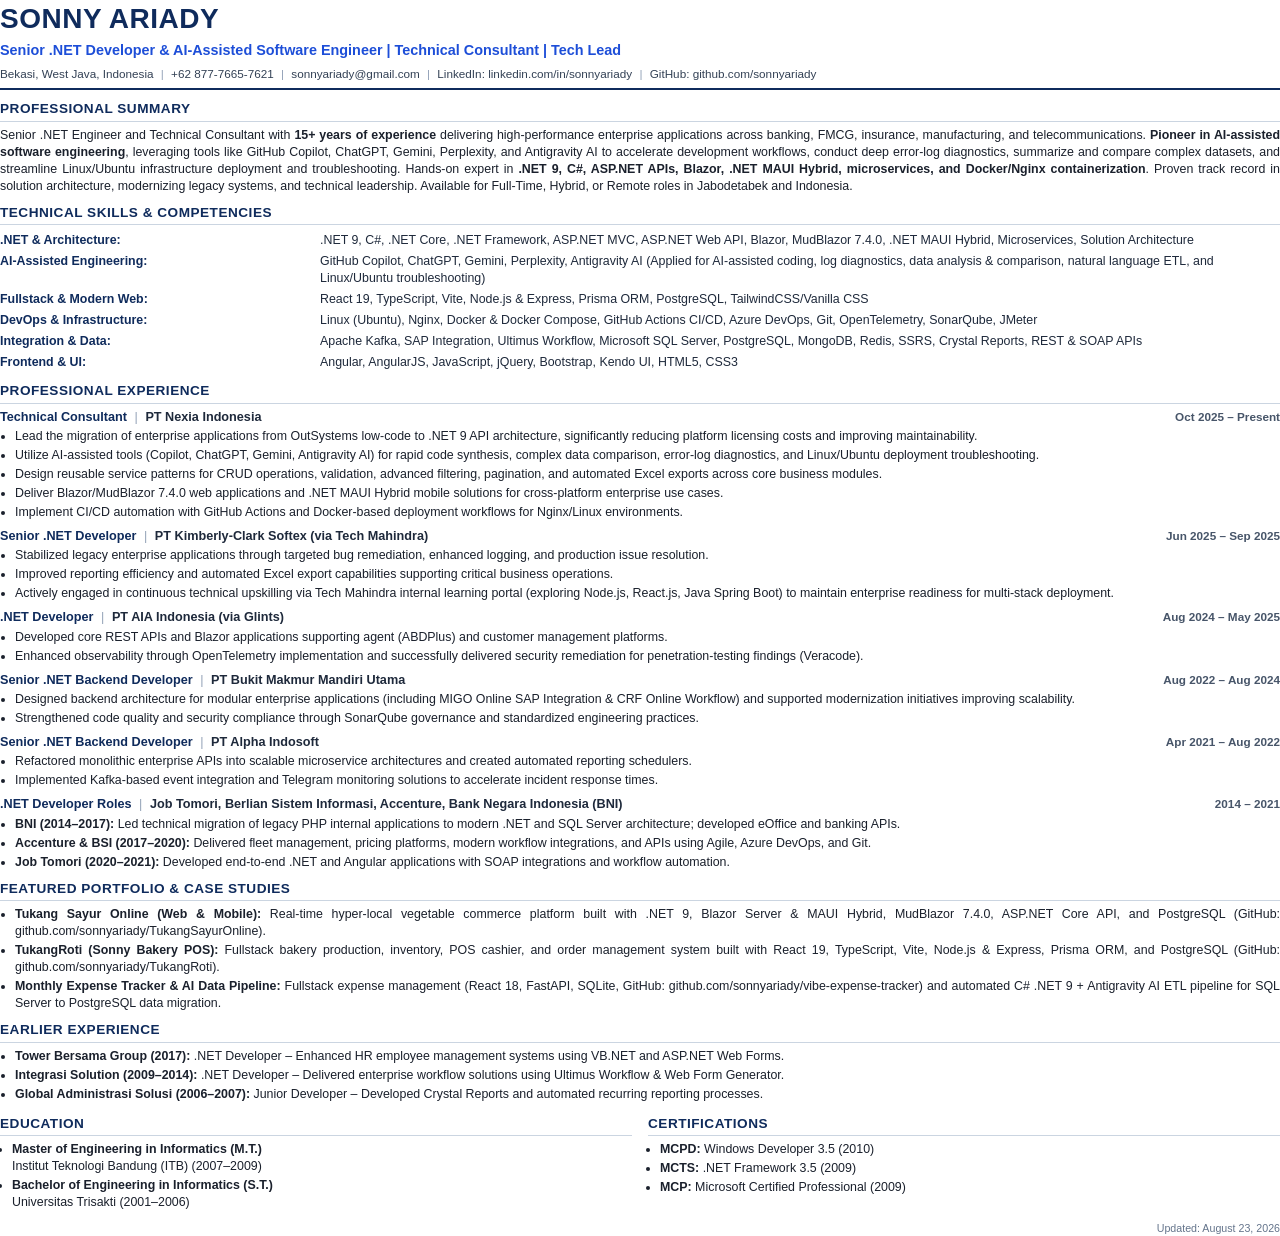
<file: scratch/cv_local.html>
<!DOCTYPE html>
<html lang="en">
<head>
<meta charset="UTF-8">
<title>Sonny Ariady - Local CV</title>
<style>
  @page {
    size: A4;
    margin: 11mm 14mm 11mm 14mm;
  }
  * {
    box-sizing: border-box;
    margin: 0;
    padding: 0;
  }
  body {
    font-family: 'Segoe UI', Arial, Helvetica, sans-serif;
    font-size: 9.3pt;
    line-height: 1.37;
    color: #1a202c;
    background-color: #ffffff;
  }
  .header {
    margin-bottom: 10px;
  }
  .name {
    font-size: 21pt;
    font-weight: 800;
    color: #0f2b5c;
    letter-spacing: 0.5px;
    margin-bottom: 3px;
  }
  .title {
    font-size: 10.8pt;
    font-weight: 700;
    color: #1d4ed8;
    margin-bottom: 5px;
  }
  .contact-info {
    font-size: 8.8pt;
    color: #334155;
    margin-bottom: 6px;
  }
  .sep {
    color: #94a3b8;
    margin: 0 4px;
  }
  .divider-main {
    border-bottom: 2px solid #0f2b5c;
    margin-bottom: 8px;
  }
  
  .section-title {
    font-size: 10.2pt;
    font-weight: 800;
    color: #0f2b5c;
    text-transform: uppercase;
    letter-spacing: 0.5px;
    border-bottom: 1px solid #cbd5e1;
    padding-bottom: 2px;
    margin-top: 9px;
    margin-bottom: 5px;
  }

  .summary p {
    text-align: justify;
    margin-bottom: 3px;
  }

  .skills-table {
    width: 100%;
    border-collapse: collapse;
    margin-bottom: 3px;
  }
  .skills-table td {
    padding: 2px 0;
    vertical-align: top;
  }
  .skills-label {
    font-weight: 700;
    color: #0f2b5c;
    width: 25%;
    padding-right: 6px;
  }
  .skills-val {
    color: #1e293b;
    width: 75%;
  }

  .exp-item {
    margin-bottom: 7px;
    page-break-inside: avoid;
  }
  .exp-header {
    display: flex;
    justify-content: space-between;
    align-items: baseline;
    margin-bottom: 2px;
  }
  .exp-role-company {
    font-size: 9.5pt;
    color: #0f2b5c;
  }
  .exp-role {
    font-weight: 700;
  }
  .exp-company {
    font-weight: 700;
    color: #1e293b;
  }
  .exp-date {
    font-size: 8.8pt;
    font-weight: 700;
    color: #475569;
    white-space: nowrap;
  }
  
  ul.bullets {
    list-style-type: disc;
    margin-left: 15px;
    margin-top: 2px;
  }
  ul.bullets li {
    margin-bottom: 2px;
    text-align: justify;
  }

  .two-col {
    display: flex;
    gap: 16px;
  }
  .col-half {
    flex: 1;
  }

  .footer-note {
    margin-top: 8px;
    font-size: 8pt;
    color: #64748b;
    text-align: right;
  }
</style>
</head>
<body>

  <!-- HEADER -->
  <div class="header">
    <div class="name">SONNY ARIADY</div>
    <div class="title">Senior .NET Developer & AI-Assisted Software Engineer | Technical Consultant | Tech Lead</div>
    <div class="contact-info">
      Bekasi, West Java, Indonesia <span class="sep">|</span> +62 877-7665-7621 <span class="sep">|</span> sonnyariady@gmail.com <span class="sep">|</span> LinkedIn: linkedin.com/in/sonnyariady <span class="sep">|</span> GitHub: github.com/sonnyariady
    </div>
    <div class="divider-main"></div>
  </div>

  <!-- PROFESSIONAL SUMMARY -->
  <div class="section-title">Professional Summary</div>
  <div class="summary">
    <p>
      Senior .NET Engineer and Technical Consultant with <strong>15+ years of experience</strong> delivering high-performance enterprise applications across banking, FMCG, insurance, manufacturing, and telecommunications. <strong>Pioneer in AI-assisted software engineering</strong>, leveraging tools like GitHub Copilot, ChatGPT, Gemini, Perplexity, and Antigravity AI to accelerate development workflows, conduct deep error-log diagnostics, summarize and compare complex datasets, and streamline Linux/Ubuntu infrastructure deployment and troubleshooting. Hands-on expert in <strong>.NET 9, C#, ASP.NET APIs, Blazor, .NET MAUI Hybrid, microservices, and Docker/Nginx containerization</strong>. Proven track record in solution architecture, modernizing legacy systems, and technical leadership. Available for Full-Time, Hybrid, or Remote roles in Jabodetabek and Indonesia.
    </p>
  </div>

  <!-- TECHNICAL SKILLS & COMPETENCIES -->
  <div class="section-title">Technical Skills & Competencies</div>
  <table class="skills-table">
    <tr>
      <td class="skills-label">.NET & Architecture:</td>
      <td class="skills-val">.NET 9, C#, .NET Core, .NET Framework, ASP.NET MVC, ASP.NET Web API, Blazor, MudBlazor 7.4.0, .NET MAUI Hybrid, Microservices, Solution Architecture</td>
    </tr>
    <tr>
      <td class="skills-label">AI-Assisted Engineering:</td>
      <td class="skills-val">GitHub Copilot, ChatGPT, Gemini, Perplexity, Antigravity AI (Applied for AI-assisted coding, log diagnostics, data analysis & comparison, natural language ETL, and Linux/Ubuntu troubleshooting)</td>
    </tr>
    <tr>
      <td class="skills-label">Fullstack & Modern Web:</td>
      <td class="skills-val">React 19, TypeScript, Vite, Node.js & Express, Prisma ORM, PostgreSQL, TailwindCSS/Vanilla CSS</td>
    </tr>
    <tr>
      <td class="skills-label">DevOps & Infrastructure:</td>
      <td class="skills-val">Linux (Ubuntu), Nginx, Docker & Docker Compose, GitHub Actions CI/CD, Azure DevOps, Git, OpenTelemetry, SonarQube, JMeter</td>
    </tr>
    <tr>
      <td class="skills-label">Integration & Data:</td>
      <td class="skills-val">Apache Kafka, SAP Integration, Ultimus Workflow, Microsoft SQL Server, PostgreSQL, MongoDB, Redis, SSRS, Crystal Reports, REST & SOAP APIs</td>
    </tr>
    <tr>
      <td class="skills-label">Frontend & UI:</td>
      <td class="skills-val">Angular, AngularJS, JavaScript, jQuery, Bootstrap, Kendo UI, HTML5, CSS3</td>
    </tr>
  </table>

  <!-- PROFESSIONAL EXPERIENCE -->
  <div class="section-title">Professional Experience</div>

  <div class="exp-item">
    <div class="exp-header">
      <div class="exp-role-company">
        <span class="exp-role">Technical Consultant</span> <span class="sep">|</span> <span class="exp-company">PT Nexia Indonesia</span>
      </div>
      <div class="exp-date">Oct 2025 – Present</div>
    </div>
    <ul class="bullets">
      <li>Lead the migration of enterprise applications from OutSystems low-code to .NET 9 API architecture, significantly reducing platform licensing costs and improving maintainability.</li>
      <li>Utilize AI-assisted tools (Copilot, ChatGPT, Gemini, Antigravity AI) for rapid code synthesis, complex data comparison, error-log diagnostics, and Linux/Ubuntu deployment troubleshooting.</li>
      <li>Design reusable service patterns for CRUD operations, validation, advanced filtering, pagination, and automated Excel exports across core business modules.</li>
      <li>Deliver Blazor/MudBlazor 7.4.0 web applications and .NET MAUI Hybrid mobile solutions for cross-platform enterprise use cases.</li>
      <li>Implement CI/CD automation with GitHub Actions and Docker-based deployment workflows for Nginx/Linux environments.</li>
    </ul>
  </div>

  <div class="exp-item">
    <div class="exp-header">
      <div class="exp-role-company">
        <span class="exp-role">Senior .NET Developer</span> <span class="sep">|</span> <span class="exp-company">PT Kimberly-Clark Softex (via Tech Mahindra)</span>
      </div>
      <div class="exp-date">Jun 2025 – Sep 2025</div>
    </div>
    <ul class="bullets">
      <li>Stabilized legacy enterprise applications through targeted bug remediation, enhanced logging, and production issue resolution.</li>
      <li>Improved reporting efficiency and automated Excel export capabilities supporting critical business operations.</li>
      <li>Actively engaged in continuous technical upskilling via Tech Mahindra internal learning portal (exploring Node.js, React.js, Java Spring Boot) to maintain enterprise readiness for multi-stack deployment.</li>
    </ul>
  </div>

  <div class="exp-item">
    <div class="exp-header">
      <div class="exp-role-company">
        <span class="exp-role">.NET Developer</span> <span class="sep">|</span> <span class="exp-company">PT AIA Indonesia (via Glints)</span>
      </div>
      <div class="exp-date">Aug 2024 – May 2025</div>
    </div>
    <ul class="bullets">
      <li>Developed core REST APIs and Blazor applications supporting agent (ABDPlus) and customer management platforms.</li>
      <li>Enhanced observability through OpenTelemetry implementation and successfully delivered security remediation for penetration-testing findings (Veracode).</li>
    </ul>
  </div>

  <div class="exp-item">
    <div class="exp-header">
      <div class="exp-role-company">
        <span class="exp-role">Senior .NET Backend Developer</span> <span class="sep">|</span> <span class="exp-company">PT Bukit Makmur Mandiri Utama</span>
      </div>
      <div class="exp-date">Aug 2022 – Aug 2024</div>
    </div>
    <ul class="bullets">
      <li>Designed backend architecture for modular enterprise applications (including MIGO Online SAP Integration & CRF Online Workflow) and supported modernization initiatives improving scalability.</li>
      <li>Strengthened code quality and security compliance through SonarQube governance and standardized engineering practices.</li>
    </ul>
  </div>

  <div class="exp-item">
    <div class="exp-header">
      <div class="exp-role-company">
        <span class="exp-role">Senior .NET Backend Developer</span> <span class="sep">|</span> <span class="exp-company">PT Alpha Indosoft</span>
      </div>
      <div class="exp-date">Apr 2021 – Aug 2022</div>
    </div>
    <ul class="bullets">
      <li>Refactored monolithic enterprise APIs into scalable microservice architectures and created automated reporting schedulers.</li>
      <li>Implemented Kafka-based event integration and Telegram monitoring solutions to accelerate incident response times.</li>
    </ul>
  </div>

  <div class="exp-item">
    <div class="exp-header">
      <div class="exp-role-company">
        <span class="exp-role">.NET Developer Roles</span> <span class="sep">|</span> <span class="exp-company">Job Tomori, Berlian Sistem Informasi, Accenture, Bank Negara Indonesia (BNI)</span>
      </div>
      <div class="exp-date">2014 – 2021</div>
    </div>
    <ul class="bullets">
      <li><strong>BNI (2014–2017):</strong> Led technical migration of legacy PHP internal applications to modern .NET and SQL Server architecture; developed eOffice and banking APIs.</li>
      <li><strong>Accenture & BSI (2017–2020):</strong> Delivered fleet management, pricing platforms, modern workflow integrations, and APIs using Agile, Azure DevOps, and Git.</li>
      <li><strong>Job Tomori (2020–2021):</strong> Developed end-to-end .NET and Angular applications with SOAP integrations and workflow automation.</li>
    </ul>
  </div>

  <!-- FEATURED CASE STUDIES & PROJECTS (LATEST UPDATES) -->
  <div class="section-title">Featured Portfolio & Case Studies</div>
  <ul class="bullets">
    <li><strong>Tukang Sayur Online (Web & Mobile):</strong> Real-time hyper-local vegetable commerce platform built with .NET 9, Blazor Server & MAUI Hybrid, MudBlazor 7.4.0, ASP.NET Core API, and PostgreSQL (GitHub: github.com/sonnyariady/TukangSayurOnline).</li>
    <li><strong>TukangRoti (Sonny Bakery POS):</strong> Fullstack bakery production, inventory, POS cashier, and order management system built with React 19, TypeScript, Vite, Node.js & Express, Prisma ORM, and PostgreSQL (GitHub: github.com/sonnyariady/TukangRoti).</li>
    <li><strong>Monthly Expense Tracker & AI Data Pipeline:</strong> Fullstack expense management (React 18, FastAPI, SQLite, GitHub: github.com/sonnyariady/vibe-expense-tracker) and automated C# .NET 9 + Antigravity AI ETL pipeline for SQL Server to PostgreSQL data migration.</li>
  </ul>

  <!-- EARLIER EXPERIENCE -->
  <div class="section-title">Earlier Experience</div>
  <ul class="bullets">
    <li><strong>Tower Bersama Group (2017):</strong> .NET Developer – Enhanced HR employee management systems using VB.NET and ASP.NET Web Forms.</li>
    <li><strong>Integrasi Solution (2009–2014):</strong> .NET Developer – Delivered enterprise workflow solutions using Ultimus Workflow & Web Form Generator.</li>
    <li><strong>Global Administrasi Solusi (2006–2007):</strong> Junior Developer – Developed Crystal Reports and automated recurring reporting processes.</li>
  </ul>

  <!-- EDUCATION & CERTIFICATIONS -->
  <div class="two-col" style="margin-top: 3px;">
    <div class="col-half">
      <div class="section-title">Education</div>
      <ul class="bullets" style="margin-left: 12px;">
        <li><strong>Master of Engineering in Informatics (M.T.)</strong><br>Institut Teknologi Bandung (ITB) (2007–2009)</li>
        <li style="margin-top: 2px;"><strong>Bachelor of Engineering in Informatics (S.T.)</strong><br>Universitas Trisakti (2001–2006)</li>
      </ul>
    </div>
    <div class="col-half">
      <div class="section-title">Certifications</div>
      <ul class="bullets" style="margin-left: 12px;">
        <li><strong>MCPD:</strong> Windows Developer 3.5 (2010)</li>
        <li><strong>MCTS:</strong> .NET Framework 3.5 (2009)</li>
        <li><strong>MCP:</strong> Microsoft Certified Professional (2009)</li>
      </ul>
    </div>
  </div>

  <div class="footer-note">Updated: August 23, 2026</div>

</body>
</html>
</file>
<file: style.css>
/* ==========================================================================
   Sonny Ariady Portfolio - Modern Dark Glassmorphism Styling
   ========================================================================== */

:root {
  --bg-primary: #0a0f1d;
  --bg-surface: #131b2e;
  --bg-card: rgba(23, 32, 54, 0.7);
  --bg-card-hover: rgba(30, 42, 70, 0.85);
  --glass-border: rgba(255, 255, 255, 0.08);
  --glass-border-hover: rgba(59, 130, 246, 0.4);
  
  --primary: #3b82f6;
  --primary-light: #60a5fa;
  --accent-cyan: #06b6d4;
  --accent-purple: #8b5cf6;
  --text-main: #f1f5f9;
  --text-muted: #94a3b8;
  --text-dim: #64748b;
  
  --gradient-brand: linear-gradient(135deg, #3b82f6 0%, #06b6d4 100%);
  --gradient-card: linear-gradient(145deg, rgba(255, 255, 255, 0.03) 0%, rgba(255, 255, 255, 0) 100%);
  --gradient-glow: radial-gradient(circle at top right, rgba(59, 130, 246, 0.15), transparent 50%);
  
  --shadow-sm: 0 4px 6px -1px rgba(0, 0, 0, 0.3);
  --shadow-lg: 0 10px 25px -5px rgba(0, 0, 0, 0.5), 0 0 15px rgba(59, 130, 246, 0.1);
  --transition-normal: all 0.3s cubic-bezier(0.4, 0, 0.2, 1);
}

* {
  box-sizing: border-box;
  margin: 0;
  padding: 0;
}

html {
  scroll-behavior: smooth;
}

body {
  font-family: 'Inter', system-ui, -apple-system, sans-serif;
  background-color: var(--bg-primary);
  color: var(--text-main);
  line-height: 1.6;
  background-image: var(--gradient-glow);
  background-attachment: fixed;
  overflow-x: hidden;
}

/* Typography & Links */
a {
  color: var(--primary-light);
  text-decoration: none;
  transition: var(--transition-normal);
}

a:hover {
  color: var(--accent-cyan);
}

h1, h2, h3, h4 {
  color: #ffffff;
  font-weight: 700;
  line-height: 1.2;
}

h2.section-title {
  font-size: 2rem;
  margin-bottom: 2rem;
  display: flex;
  align-items: center;
  gap: 0.75rem;
  position: relative;
}

h2.section-title::after {
  content: '';
  flex: 1;
  height: 1px;
  background: linear-gradient(90deg, var(--glass-border-hover), transparent);
}

/* Navbar */
.navbar {
  position: sticky;
  top: 0;
  z-index: 100;
  background: rgba(10, 15, 29, 0.85);
  backdrop-filter: blur(12px);
  -webkit-backdrop-filter: blur(12px);
  border-bottom: 1px solid var(--glass-border);
  padding: 1rem 2rem;
}

.nav-container {
  max-width: 1200px;
  margin: 0 auto;
  display: flex;
  justify-content: space-between;
  align-items: center;
}

.nav-logo {
  font-size: 1.3rem;
  font-weight: 800;
  letter-spacing: -0.5px;
  background: var(--gradient-brand);
  -webkit-background-clip: text;
  -webkit-text-fill-color: transparent;
}

.nav-links {
  display: flex;
  gap: 1.8rem;
  list-style: none;
  align-items: center;
}

.nav-links a {
  color: var(--text-muted);
  font-size: 0.95rem;
  font-weight: 500;
}

.nav-links a:hover,
.nav-links a.active {
  color: #ffffff;
}

.btn-cta {
  background: var(--gradient-brand);
  color: #ffffff !important;
  padding: 0.5rem 1.2rem;
  border-radius: 8px;
  font-weight: 600;
  font-size: 0.9rem;
  box-shadow: 0 4px 12px rgba(59, 130, 246, 0.3);
}

.btn-cta:hover {
  transform: translateY(-2px);
  box-shadow: 0 6px 16px rgba(59, 130, 246, 0.5);
}

/* Container */
.container {
  max-width: 1140px;
  margin: 0 auto;
  padding: 3rem 1.5rem;
}

/* Hero Section */
.hero {
  padding: 4rem 1.5rem 2rem 1.5rem;
  display: flex;
  flex-direction: column;
  align-items: center;
  text-align: center;
}

.hero-profile-container {
  position: relative;
  margin-bottom: 1.5rem;
}

.profile-pic {
  width: 170px;
  height: 170px;
  border-radius: 50%;
  object-fit: cover;
  border: 4px solid rgba(59, 130, 246, 0.5);
  box-shadow: var(--shadow-lg);
}

.badge-status {
  position: absolute;
  bottom: 8px;
  right: 8px;
  background: #10b981;
  color: #000;
  padding: 0.25rem 0.6rem;
  border-radius: 20px;
  font-size: 0.75rem;
  font-weight: 700;
  border: 2px solid var(--bg-primary);
}

.hero h1 {
  font-size: 2.75rem;
  margin-bottom: 0.5rem;
  letter-spacing: -0.5px;
}

.hero-role {
  font-size: 1.25rem;
  color: var(--primary-light);
  font-weight: 600;
  margin-bottom: 1rem;
}

.hero-tagline {
  max-width: 750px;
  color: var(--text-muted);
  font-size: 1.05rem;
  margin-bottom: 2rem;
}

.hero-actions {
  display: flex;
  gap: 1rem;
  flex-wrap: wrap;
  justify-content: center;
  margin-bottom: 3rem;
}

.btn-secondary {
  background: rgba(255, 255, 255, 0.05);
  border: 1px solid var(--glass-border);
  color: var(--text-main);
  padding: 0.6rem 1.4rem;
  border-radius: 8px;
  font-weight: 600;
  display: inline-flex;
  align-items: center;
  gap: 0.5rem;
}

.btn-secondary:hover {
  background: rgba(255, 255, 255, 0.1);
  border-color: var(--glass-border-hover);
  color: #ffffff;
}

/* KPI / Metrics Section */
.kpi-grid {
  display: grid;
  grid-template-columns: repeat(auto-fit, minmax(220px, 1fr));
  gap: 1.25rem;
  width: 100%;
  max-width: 1000px;
  margin: 0 auto;
}

.kpi-card {
  background: var(--bg-card);
  border: 1px solid var(--glass-border);
  border-radius: 12px;
  padding: 1.5rem;
  text-align: center;
  backdrop-filter: blur(10px);
  transition: var(--transition-normal);
}

.kpi-card:hover {
  border-color: var(--glass-border-hover);
  transform: translateY(-4px);
}

.kpi-number {
  font-size: 2.2rem;
  font-weight: 800;
  background: var(--gradient-brand);
  -webkit-background-clip: text;
  -webkit-text-fill-color: transparent;
}

.kpi-label {
  color: var(--text-muted);
  font-size: 0.85rem;
  font-weight: 600;
  text-transform: uppercase;
  letter-spacing: 0.5px;
  margin-top: 0.25rem;
}

/* About Section */
.about-card {
  background: var(--bg-card);
  border: 1px solid var(--glass-border);
  border-radius: 16px;
  padding: 2rem;
  backdrop-filter: blur(10px);
}

.about-card p {
  color: #cbd5e1;
  font-size: 1.05rem;
  margin-bottom: 1rem;
}

.about-card p:last-child {
  margin-bottom: 0;
}

/* Skills Categories */
.skills-grid {
  display: grid;
  grid-template-columns: repeat(auto-fit, minmax(320px, 1fr));
  gap: 1.5rem;
}

.skill-category {
  background: var(--bg-card);
  border: 1px solid var(--glass-border);
  border-radius: 14px;
  padding: 1.5rem;
  backdrop-filter: blur(10px);
}

.skill-category h3 {
  font-size: 1.1rem;
  color: var(--accent-cyan);
  margin-bottom: 1rem;
  display: flex;
  align-items: center;
  gap: 0.5rem;
}

.tag-cloud {
  display: flex;
  flex-wrap: wrap;
  gap: 0.5rem;
}

.tag {
  background: rgba(30, 41, 59, 0.8);
  border: 1px solid var(--glass-border);
  color: var(--text-main);
  padding: 0.35rem 0.75rem;
  border-radius: 6px;
  font-size: 0.85rem;
  font-weight: 500;
  transition: var(--transition-normal);
}

.tag:hover {
  border-color: var(--primary-light);
  background: rgba(59, 130, 246, 0.15);
  color: #ffffff;
}

.tag.highlight {
  background: rgba(6, 182, 212, 0.15);
  border-color: rgba(6, 182, 212, 0.4);
  color: var(--accent-cyan);
  font-weight: 600;
}

/* Timeline Experience */
.timeline {
  position: relative;
  padding-left: 2rem;
}

.timeline::before {
  content: '';
  position: absolute;
  left: 7px;
  top: 10px;
  bottom: 10px;
  width: 2px;
  background: linear-gradient(180deg, var(--primary), var(--accent-cyan), var(--bg-surface));
}

.timeline-item {
  position: relative;
  margin-bottom: 2rem;
}

.timeline-dot {
  position: absolute;
  left: -2rem;
  top: 6px;
  width: 16px;
  height: 16px;
  border-radius: 50%;
  background: var(--bg-primary);
  border: 3px solid var(--primary);
  box-shadow: 0 0 10px rgba(59, 130, 246, 0.5);
}

.timeline-content {
  background: var(--bg-card);
  border: 1px solid var(--glass-border);
  border-radius: 14px;
  padding: 1.5rem;
  backdrop-filter: blur(10px);
  transition: var(--transition-normal);
}

.timeline-content:hover {
  border-color: var(--glass-border-hover);
  background: var(--bg-card-hover);
}

.timeline-header {
  display: flex;
  justify-content: space-between;
  align-items: flex-start;
  flex-wrap: wrap;
  gap: 0.5rem;
  margin-bottom: 0.75rem;
}

.company-title {
  font-size: 1.2rem;
  color: #ffffff;
}

.role-badge {
  color: var(--primary-light);
  font-weight: 600;
  font-size: 0.95rem;
}

.timeline-period {
  background: rgba(255, 255, 255, 0.05);
  padding: 0.2rem 0.6rem;
  border-radius: 6px;
  font-size: 0.8rem;
  color: var(--text-muted);
}

.timeline-body ul {
  padding-left: 1.25rem;
  margin-bottom: 1rem;
}

.timeline-body li {
  color: #cbd5e1;
  font-size: 0.95rem;
  margin-bottom: 0.4rem;
}

.tech-used {
  margin-top: 0.75rem;
  padding-top: 0.75rem;
  border-top: 1px dashed var(--glass-border);
  font-size: 0.85rem;
  color: var(--text-dim);
}

.tech-used strong {
  color: var(--text-muted);
}

/* Projects Section */
.project-filters {
  display: flex;
  gap: 0.75rem;
  margin-bottom: 2rem;
  flex-wrap: wrap;
}

.filter-btn {
  background: rgba(255, 255, 255, 0.05);
  border: 1px solid var(--glass-border);
  color: var(--text-muted);
  padding: 0.5rem 1.2rem;
  border-radius: 20px;
  font-size: 0.9rem;
  font-weight: 500;
  cursor: pointer;
  transition: var(--transition-normal);
}

.filter-btn:hover,
.filter-btn.active {
  background: var(--gradient-brand);
  color: #ffffff;
  border-color: transparent;
}

.projects-grid {
  display: grid;
  grid-template-columns: repeat(auto-fill, minmax(320px, 1fr));
  gap: 1.5rem;
}

.project-card {
  background: var(--bg-card);
  border: 1px solid var(--glass-border);
  border-radius: 14px;
  padding: 1.75rem;
  backdrop-filter: blur(10px);
  display: flex;
  flex-direction: column;
  justify-content: space-between;
  transition: var(--transition-normal);
  position: relative;
  overflow: hidden;
}

.project-card:hover {
  transform: translateY(-6px);
  border-color: var(--glass-border-hover);
  box-shadow: var(--shadow-lg);
}

.project-card.featured {
  border-color: rgba(59, 130, 246, 0.5);
  background: linear-gradient(160deg, rgba(23, 32, 54, 0.9) 0%, rgba(30, 42, 70, 0.7) 100%);
}

.badge-featured {
  position: absolute;
  top: 1rem;
  right: 1rem;
  background: var(--gradient-brand);
  color: #fff;
  font-size: 0.7rem;
  font-weight: 700;
  padding: 0.2rem 0.6rem;
  border-radius: 12px;
  text-transform: uppercase;
  letter-spacing: 0.5px;
}

.project-card h3 {
  font-size: 1.25rem;
  color: #ffffff;
  margin-bottom: 0.5rem;
  padding-right: 4rem;
}

.project-desc {
  color: #cbd5e1;
  font-size: 0.95rem;
  margin-bottom: 1.25rem;
  flex-grow: 1;
}

.project-footer {
  margin-top: 1rem;
}

.project-links {
  margin-top: 1rem;
  display: flex;
  gap: 0.75rem;
}

.project-link {
  font-size: 0.85rem;
  font-weight: 600;
  display: inline-flex;
  align-items: center;
  gap: 0.3rem;
}

/* Education & Certifications */
.edu-cert-grid {
  display: grid;
  grid-template-columns: repeat(auto-fit, minmax(320px, 1fr));
  gap: 1.5rem;
}

.edu-card, .cert-card {
  background: var(--bg-card);
  border: 1px solid var(--glass-border);
  border-radius: 14px;
  padding: 1.5rem;
  backdrop-filter: blur(10px);
}

.edu-item, .cert-item {
  margin-bottom: 1.25rem;
}

.edu-item:last-child, .cert-item:last-child {
  margin-bottom: 0;
}

.edu-institution {
  font-size: 1.1rem;
  color: #ffffff;
  font-weight: 700;
}

.edu-degree {
  color: var(--primary-light);
  font-size: 0.95rem;
  font-weight: 500;
}

.edu-year {
  color: var(--text-dim);
  font-size: 0.85rem;
}

/* Contact & Footer */
.contact-section {
  text-align: center;
  background: var(--bg-card);
  border: 1px solid var(--glass-border);
  border-radius: 16px;
  padding: 3rem 1.5rem;
  margin-top: 2rem;
}

.contact-links {
  display: flex;
  justify-content: center;
  gap: 1.5rem;
  flex-wrap: wrap;
  margin-top: 1.5rem;
}

.contact-btn {
  background: rgba(255, 255, 255, 0.05);
  border: 1px solid var(--glass-border);
  padding: 0.75rem 1.5rem;
  border-radius: 10px;
  color: #ffffff;
  font-weight: 600;
  display: flex;
  align-items: center;
  gap: 0.6rem;
}

.contact-btn:hover {
  border-color: var(--primary-light);
  background: rgba(59, 130, 246, 0.15);
}

footer {
  text-align: center;
  padding: 2rem;
  color: var(--text-dim);
  font-size: 0.9rem;
  border-top: 1px solid var(--glass-border);
  margin-top: 4rem;
}

/* ==========================================================================
   Case Study & Detail Pages Styling
   ========================================================================== */
.btn-back {
  display: inline-flex;
  align-items: center;
  gap: 0.5rem;
  background: rgba(255, 255, 255, 0.08);
  border: 1px solid var(--glass-border);
  color: var(--text-main);
  padding: 0.5rem 1.1rem;
  border-radius: 8px;
  font-weight: 600;
  font-size: 0.9rem;
  transition: var(--transition-normal);
  text-decoration: none;
}

.btn-back:hover {
  background: var(--gradient-brand);
  color: #ffffff;
  border-color: transparent;
  transform: translateX(-3px);
}

.case-study-hero {
  background: var(--bg-card);
  border: 1px solid var(--glass-border);
  border-radius: 16px;
  padding: 2.5rem 2rem;
  margin-bottom: 2.5rem;
  backdrop-filter: blur(10px);
  position: relative;
}

.case-study-badge {
  display: inline-block;
  background: rgba(6, 182, 212, 0.15);
  border: 1px solid rgba(6, 182, 212, 0.4);
  color: var(--accent-cyan);
  font-size: 0.8rem;
  font-weight: 700;
  padding: 0.3rem 0.8rem;
  border-radius: 20px;
  text-transform: uppercase;
  letter-spacing: 0.5px;
  margin-bottom: 1rem;
}

.case-study-hero h1 {
  font-size: 2.4rem;
  margin-bottom: 0.75rem;
  background: linear-gradient(135deg, #ffffff 0%, var(--primary-light) 100%);
  -webkit-background-clip: text;
  -webkit-text-fill-color: transparent;
}

.case-study-subtitle {
  font-size: 1.15rem;
  color: var(--text-muted);
  margin-bottom: 1.5rem;
  line-height: 1.5;
}

.case-study-experiment-box {
  background: rgba(15, 23, 42, 0.6);
  border-left: 4px solid var(--primary);
  border-radius: 8px;
  padding: 1.25rem 1.5rem;
  margin-top: 1.5rem;
}

.case-study-experiment-box h4 {
  color: var(--primary-light);
  font-size: 0.95rem;
  text-transform: uppercase;
  letter-spacing: 0.5px;
  margin-bottom: 0.4rem;
}

.case-study-experiment-box p {
  color: #cbd5e1;
  font-size: 1rem;
  margin: 0;
}

.workflow-steps-grid {
  display: grid;
  grid-template-columns: repeat(auto-fit, minmax(280px, 1fr));
  gap: 1.25rem;
  margin: 1.5rem 0;
}

.step-card {
  background: var(--bg-card);
  border: 1px solid var(--glass-border);
  border-radius: 12px;
  padding: 1.5rem;
  backdrop-filter: blur(10px);
  position: relative;
  transition: var(--transition-normal);
}

.step-card:hover {
  border-color: var(--glass-border-hover);
  transform: translateY(-3px);
}

.step-number {
  display: inline-flex;
  align-items: center;
  justify-content: center;
  width: 36px;
  height: 36px;
  border-radius: 50%;
  background: var(--gradient-brand);
  color: #ffffff;
  font-weight: 800;
  font-size: 1rem;
  margin-bottom: 1rem;
}

.step-card h4 {
  font-size: 1.1rem;
  color: #ffffff;
  margin-bottom: 0.5rem;
}

.step-card p {
  color: var(--text-muted);
  font-size: 0.9rem;
  line-height: 1.5;
  margin: 0;
}

.data-table-container {
  overflow-x: auto;
  margin: 1.5rem 0;
  border-radius: 12px;
  border: 1px solid var(--glass-border);
}

.data-table {
  width: 100%;
  border-collapse: collapse;
  background: var(--bg-card);
  text-align: left;
}

.data-table th, .data-table td {
  padding: 0.9rem 1.25rem;
  border-bottom: 1px solid var(--glass-border);
}

.data-table th {
  background: rgba(30, 41, 59, 0.8);
  color: var(--accent-cyan);
  font-size: 0.85rem;
  text-transform: uppercase;
  letter-spacing: 0.5px;
  font-weight: 700;
}

.data-table td {
  color: #cbd5e1;
  font-size: 0.95rem;
}

.data-table tr:last-child td {
  border-bottom: none;
}

.data-table tr:hover td {
  background: rgba(255, 255, 255, 0.02);
}

.prompt-box {
  background: #090d16;
  border: 1px solid var(--glass-border);
  border-radius: 10px;
  padding: 1.25rem 1.5rem;
  font-family: 'Consolas', 'Courier New', monospace;
  font-size: 0.9rem;
  color: #38bdf8;
  line-height: 1.6;
  overflow-x: auto;
  white-space: pre-wrap;
  margin: 1rem 0;
}

.principle-banner {
  background: linear-gradient(135deg, rgba(6, 182, 212, 0.1) 0%, rgba(59, 130, 246, 0.1) 100%);
  border: 1px solid rgba(6, 182, 212, 0.3);
  border-radius: 12px;
  padding: 1.5rem;
  margin: 2rem 0;
}

.principle-banner h4 {
  color: var(--accent-cyan);
  font-size: 1rem;
  text-transform: uppercase;
  letter-spacing: 0.5px;
  margin-bottom: 0.5rem;
}

.principle-banner p {
  color: var(--text-main);
  font-size: 1rem;
  margin: 0;
}


/* ==========================================================================
   Tukang Sayur Online Showcase & Language Switcher Styling
   ========================================================================== */

.lang-switcher-container {
  display: inline-flex;
  background: rgba(15, 23, 42, 0.8);
  border: 1px solid var(--glass-border);
  border-radius: 30px;
  padding: 4px;
  gap: 4px;
  box-shadow: var(--shadow-sm);
  margin-top: 1rem;
}

.lang-btn {
  background: transparent;
  border: none;
  color: var(--text-muted);
  padding: 6px 16px;
  border-radius: 20px;
  font-size: 0.85rem;
  font-weight: 600;
  cursor: pointer;
  transition: var(--transition-normal);
  display: flex;
  align-items: center;
  gap: 6px;
}

.lang-btn:hover {
  color: #ffffff;
}

.lang-btn.active {
  background: linear-gradient(135deg, #10b981 0%, #06b6d4 100%);
  color: #ffffff;
  box-shadow: 0 2px 8px rgba(16, 185, 129, 0.4);
}

/* Dual language visibility toggle */
body.lang-id [data-lang="en"] {
  display: none !important;
}

body.lang-en [data-lang="id"] {
  display: none !important;
}

/* Emerald theme for Tukang Sayur Online */
.emerald-badge {
  background: rgba(16, 185, 129, 0.15);
  color: #10b981;
  border: 1px solid rgba(16, 185, 129, 0.3);
  padding: 0.35rem 0.8rem;
  border-radius: 20px;
  font-size: 0.8rem;
  font-weight: 700;
  text-transform: uppercase;
  letter-spacing: 0.5px;
  display: inline-block;
}

.gradient-emerald-text {
  background: linear-gradient(135deg, #10b981 0%, #34d399 50%, #06b6d4 100%);
  -webkit-background-clip: text;
  -webkit-text-fill-color: transparent;
}

/* Mobile Showcase Gallery */
.mobile-gallery-grid {
  display: grid;
  grid-template-columns: repeat(auto-fill, minmax(240px, 1fr));
  gap: 1.5rem;
  margin: 2rem 0;
}

.mobile-frame-card {
  background: var(--bg-card);
  border: 1px solid var(--glass-border);
  border-radius: 16px;
  overflow: hidden;
  transition: var(--transition-normal);
  display: flex;
  flex-direction: column;
}

.mobile-frame-card:hover {
  transform: translateY(-5px);
  border-color: rgba(16, 185, 129, 0.4);
  box-shadow: 0 10px 25px -5px rgba(16, 185, 129, 0.2);
}

.mobile-frame-header {
  padding: 0.75rem 1rem;
  background: rgba(15, 23, 42, 0.9);
  border-bottom: 1px solid var(--glass-border);
  display: flex;
  justify-content: space-between;
  align-items: center;
}

.mobile-screen-num {
  font-size: 0.75rem;
  font-weight: 700;
  color: #10b981;
  background: rgba(16, 185, 129, 0.1);
  padding: 2px 8px;
  border-radius: 10px;
}

.mobile-screen-title {
  font-size: 0.85rem;
  font-weight: 600;
  color: #f8fafc;
}

.mobile-img-container {
  padding: 0.75rem;
  background: #060913;
  display: flex;
  justify-content: center;
  align-items: center;
  cursor: pointer;
}

.mobile-frame-img {
  width: 100%;
  max-width: 220px;
  height: auto;
  border-radius: 10px;
  box-shadow: 0 4px 12px rgba(0, 0, 0, 0.5);
  transition: transform 0.2s ease;
}

.mobile-frame-img:hover {
  transform: scale(1.02);
}

.mobile-frame-body {
  padding: 1rem;
  font-size: 0.85rem;
  color: var(--text-muted);
  flex: 1;
}

.mobile-frame-body ul {
  padding-left: 1.1rem;
  margin-top: 0.5rem;
}

.mobile-frame-body li {
  margin-bottom: 0.35rem;
  line-height: 1.4;
}

/* Web Showcase Gallery */
.web-gallery-grid {
  display: grid;
  grid-template-columns: repeat(auto-fill, minmax(320px, 1fr));
  gap: 1.75rem;
  margin: 2rem 0;
}

.web-frame-card {
  background: var(--bg-card);
  border: 1px solid var(--glass-border);
  border-radius: 14px;
  overflow: hidden;
  transition: var(--transition-normal);
}

.web-frame-card:hover {
  transform: translateY(-4px);
  border-color: rgba(6, 182, 212, 0.4);
  box-shadow: 0 10px 20px -5px rgba(6, 182, 212, 0.15);
}

.web-frame-header {
  padding: 0.6rem 1rem;
  background: #0f172a;
  border-bottom: 1px solid var(--glass-border);
  display: flex;
  align-items: center;
  gap: 8px;
}

.web-dot {
  width: 10px;
  height: 10px;
  border-radius: 50%;
}
.web-dot.red { background: #ef4444; }
.web-dot.yellow { background: #f59e0b; }
.web-dot.green { background: #10b981; }

.web-frame-title {
  margin-left: 8px;
  font-size: 0.8rem;
  color: var(--text-muted);
  font-weight: 500;
}

.web-img-container {
  background: #000;
  overflow: hidden;
  cursor: pointer;
}

.web-frame-img {
  width: 100%;
  height: auto;
  display: block;
  transition: transform 0.3s ease;
}

.web-frame-img:hover {
  transform: scale(1.015);
}

.web-frame-body {
  padding: 1.25rem;
}

.web-frame-body h4 {
  font-size: 1rem;
  color: #ffffff;
  margin-bottom: 0.5rem;
}

.web-frame-body p {
  font-size: 0.875rem;
  color: var(--text-muted);
  line-height: 1.5;
}

/* Lightbox Modal */
.lightbox-modal {
  display: none;
  position: fixed;
  top: 0;
  left: 0;
  width: 100%;
  height: 100%;
  background: rgba(0, 0, 0, 0.9);
  z-index: 1000;
  justify-content: center;
  align-items: center;
  padding: 2rem;
}

.lightbox-modal.active {
  display: flex;
}

.lightbox-content {
  max-width: 90%;
  max-height: 90vh;
  object-fit: contain;
  border-radius: 8px;
  box-shadow: 0 0 30px rgba(0, 0, 0, 0.8);
}

.lightbox-close {
  position: absolute;
  top: 20px;
  right: 30px;
  color: #fff;
  font-size: 2.5rem;
  cursor: pointer;
}

@media (max-width: 768px) {
  .mobile-gallery-grid {
    grid-template-columns: 1fr;
  }
  .web-gallery-grid {
    grid-template-columns: 1fr;
  }
}
</file>
